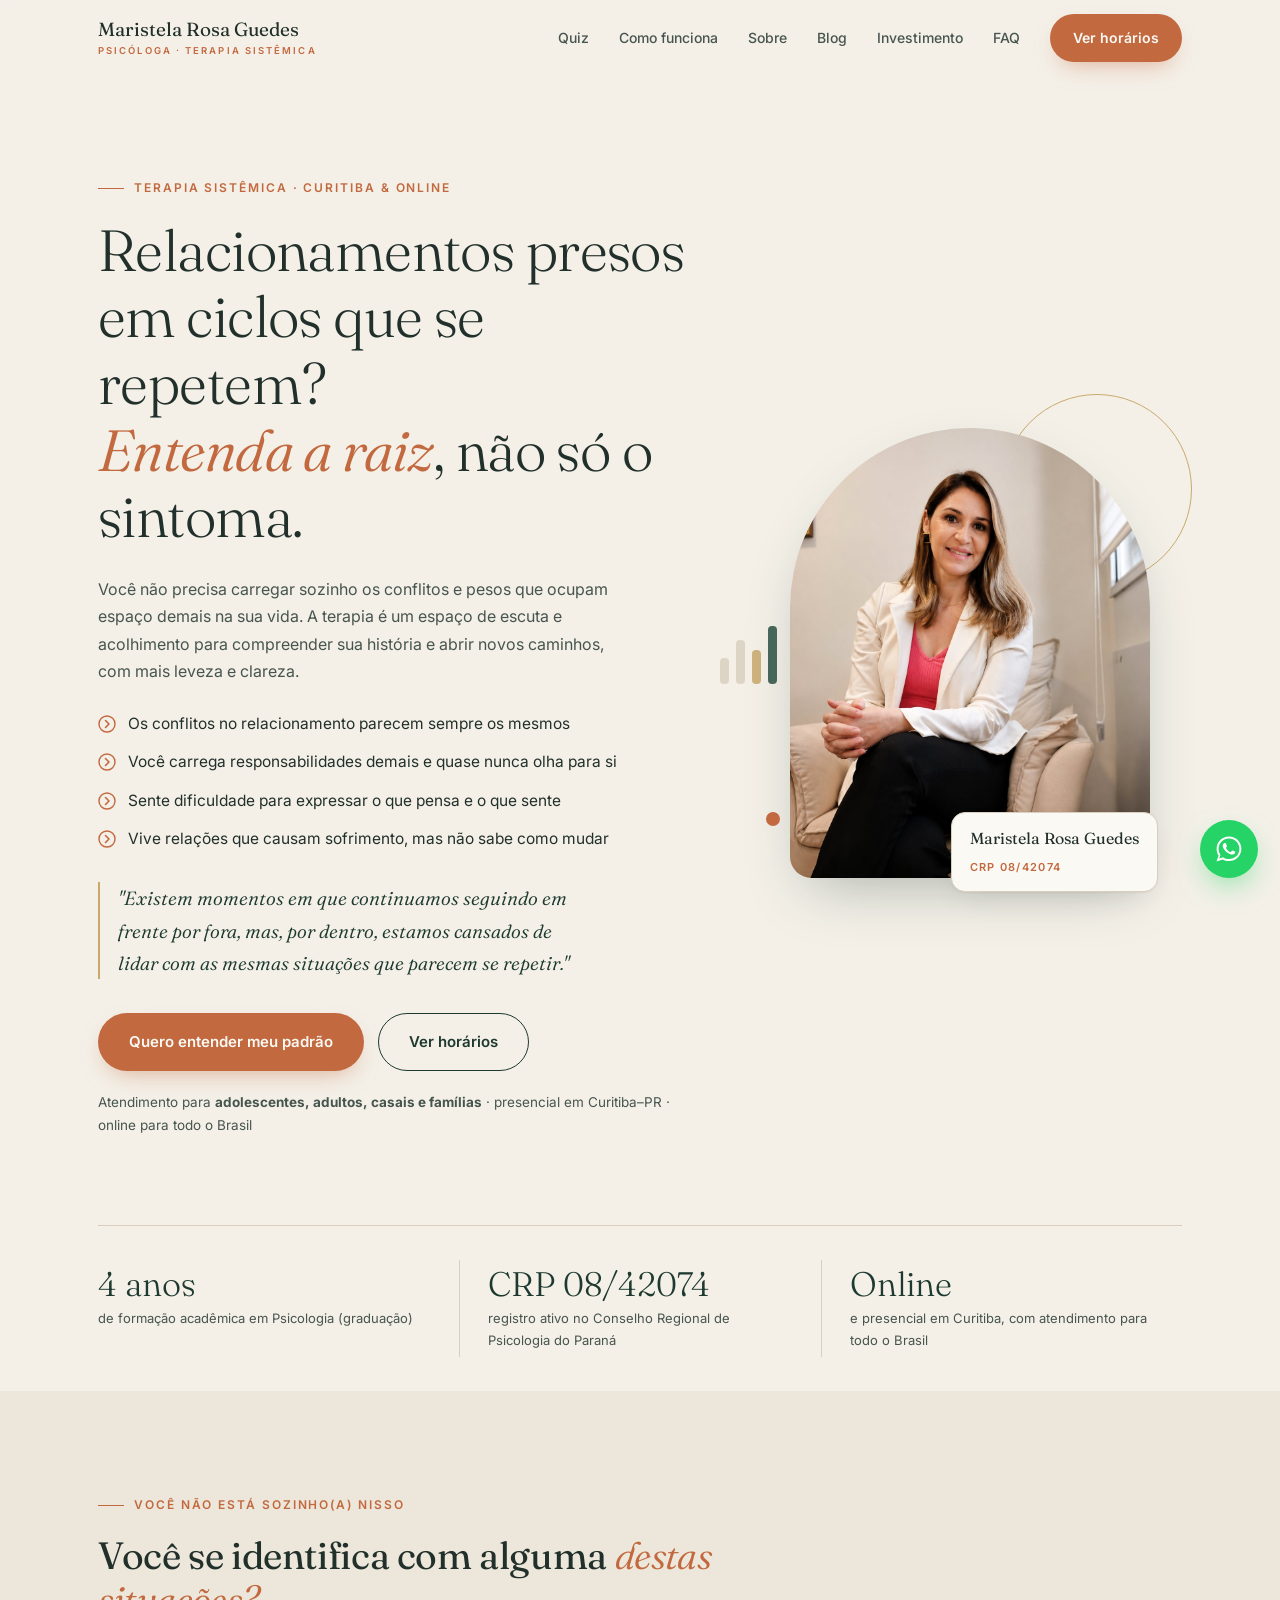
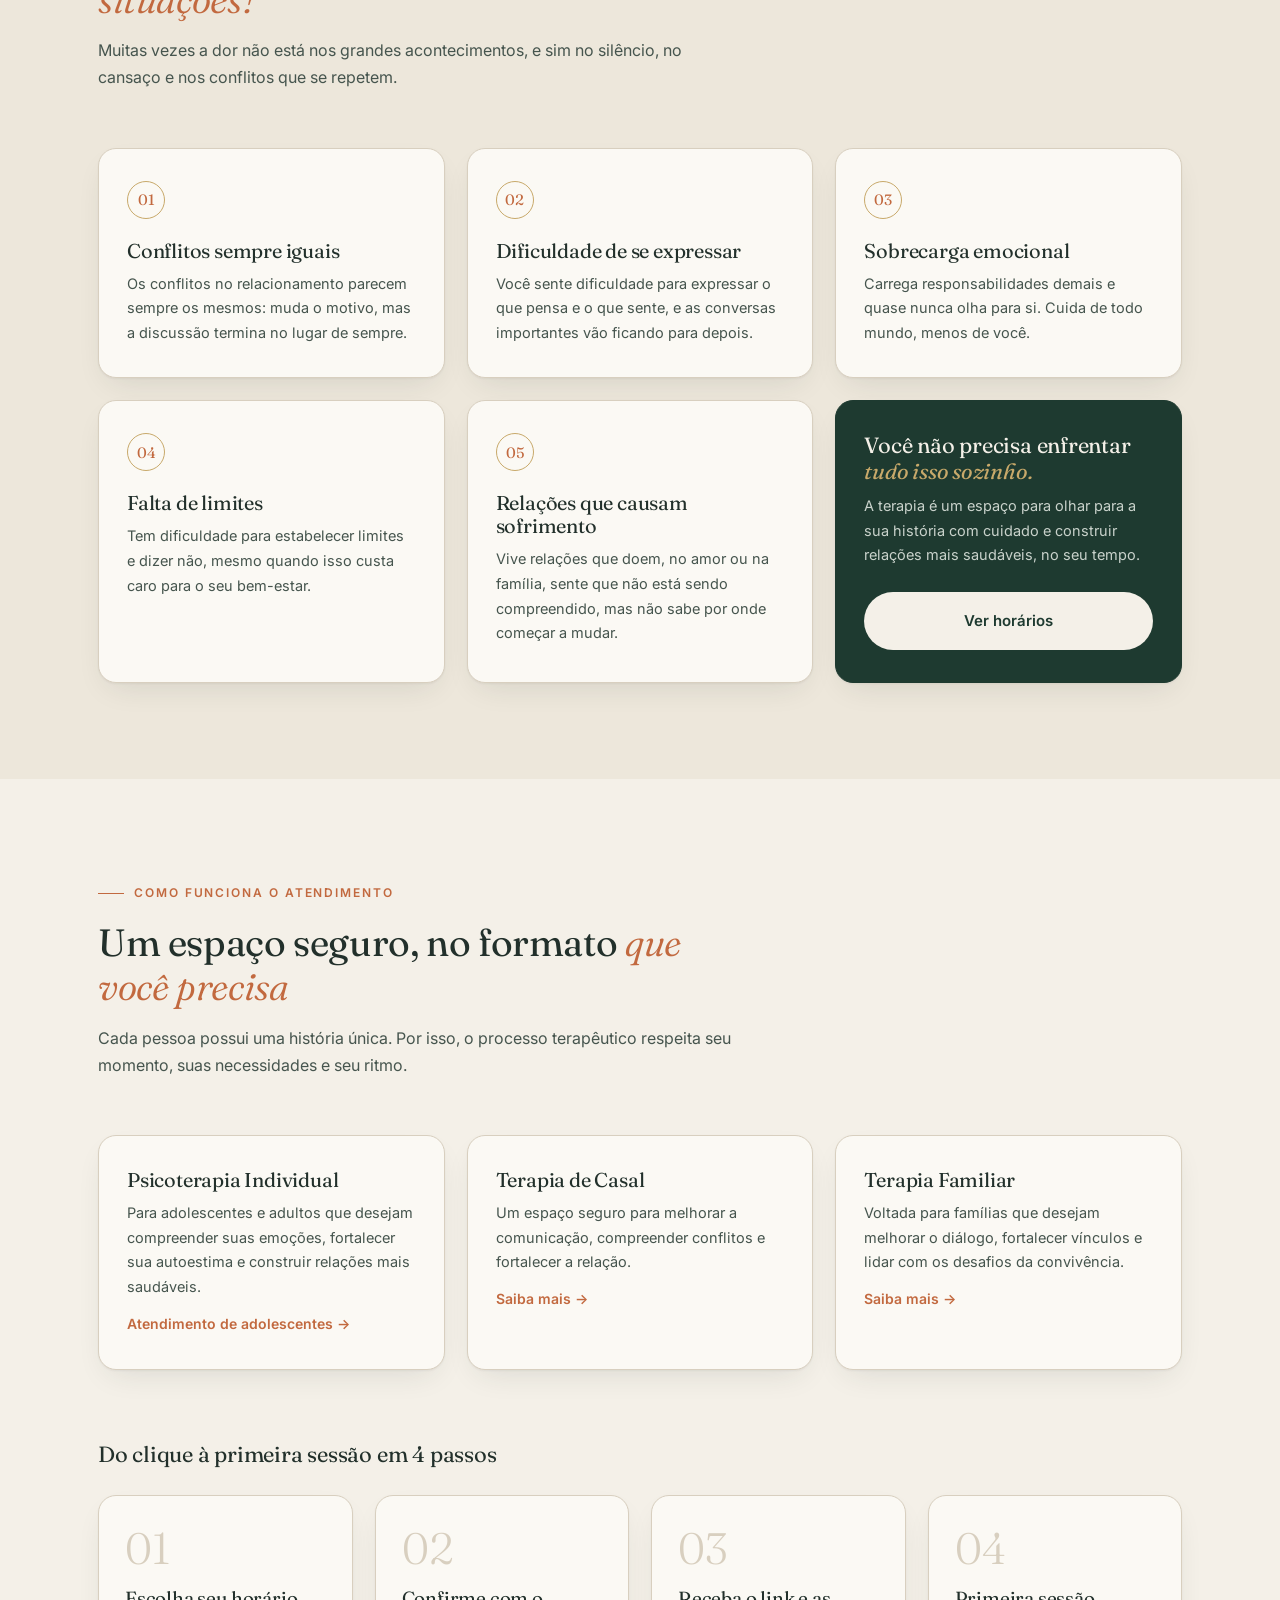
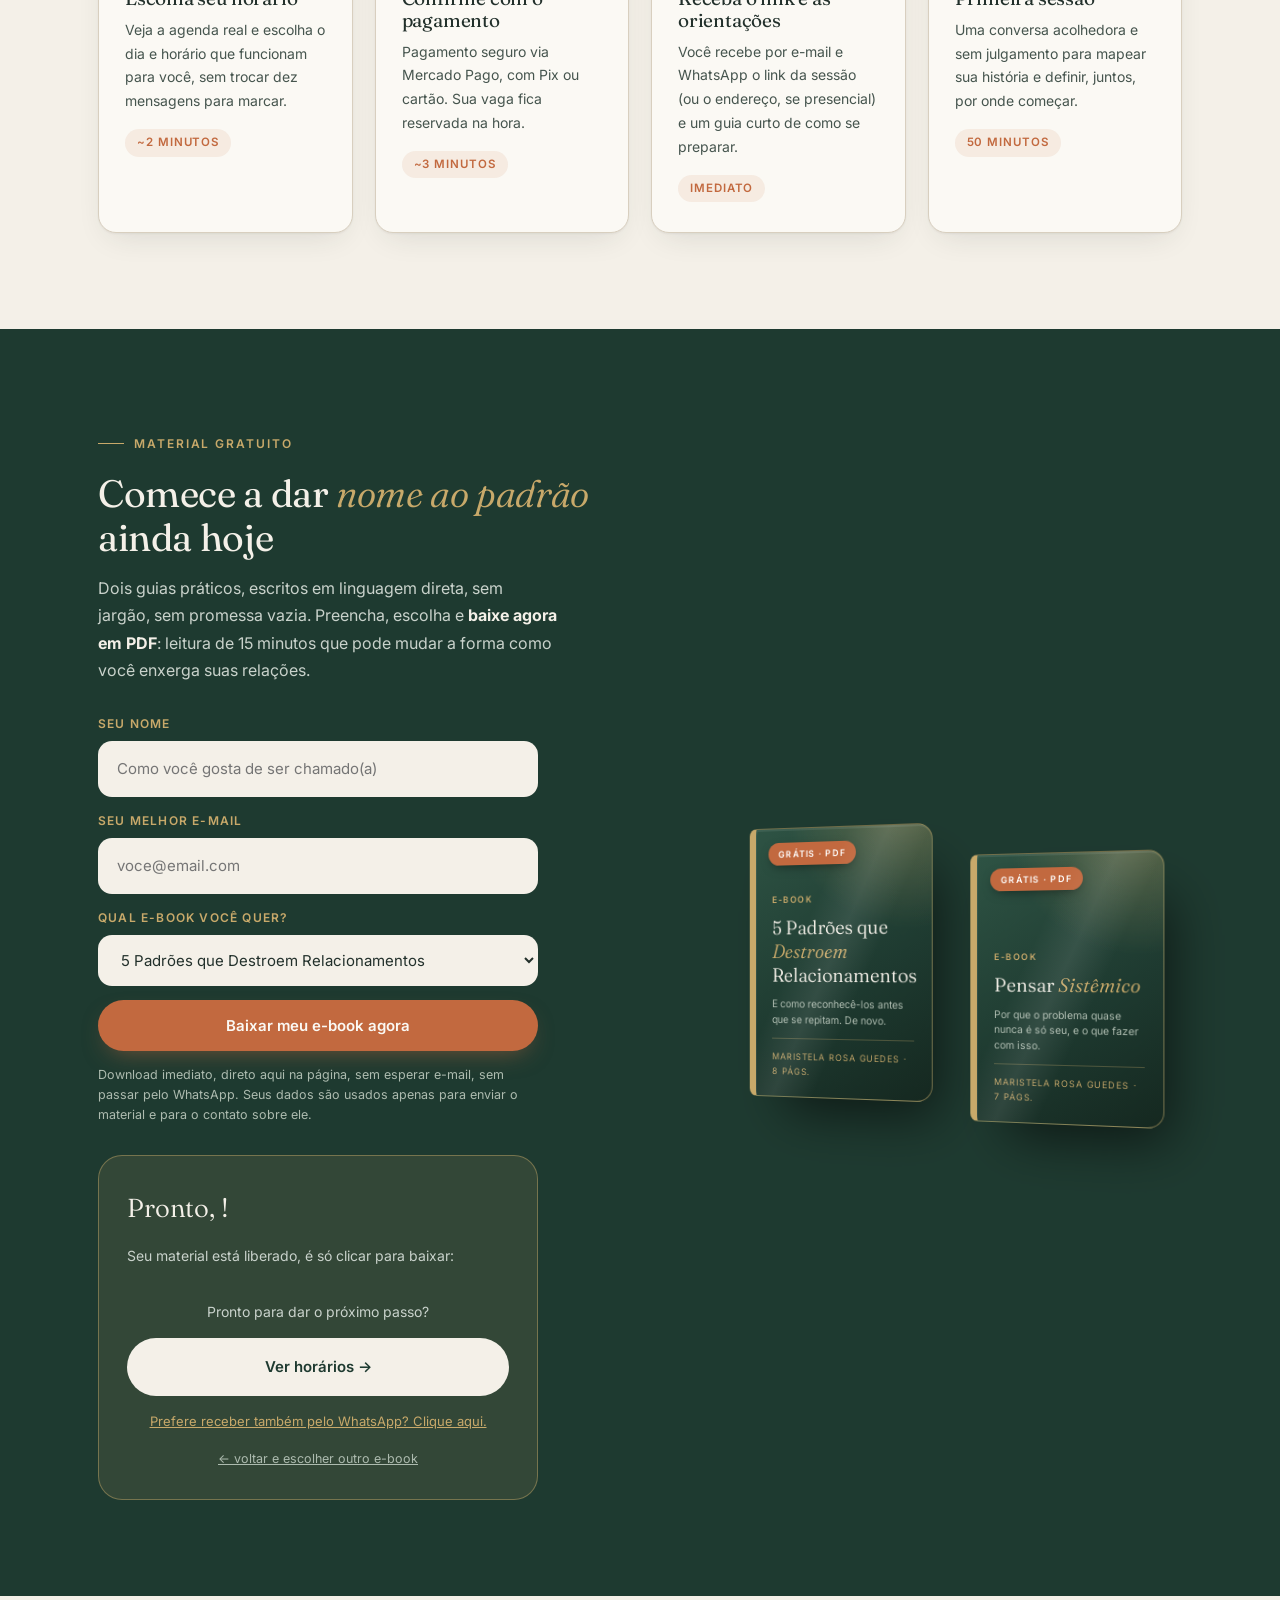
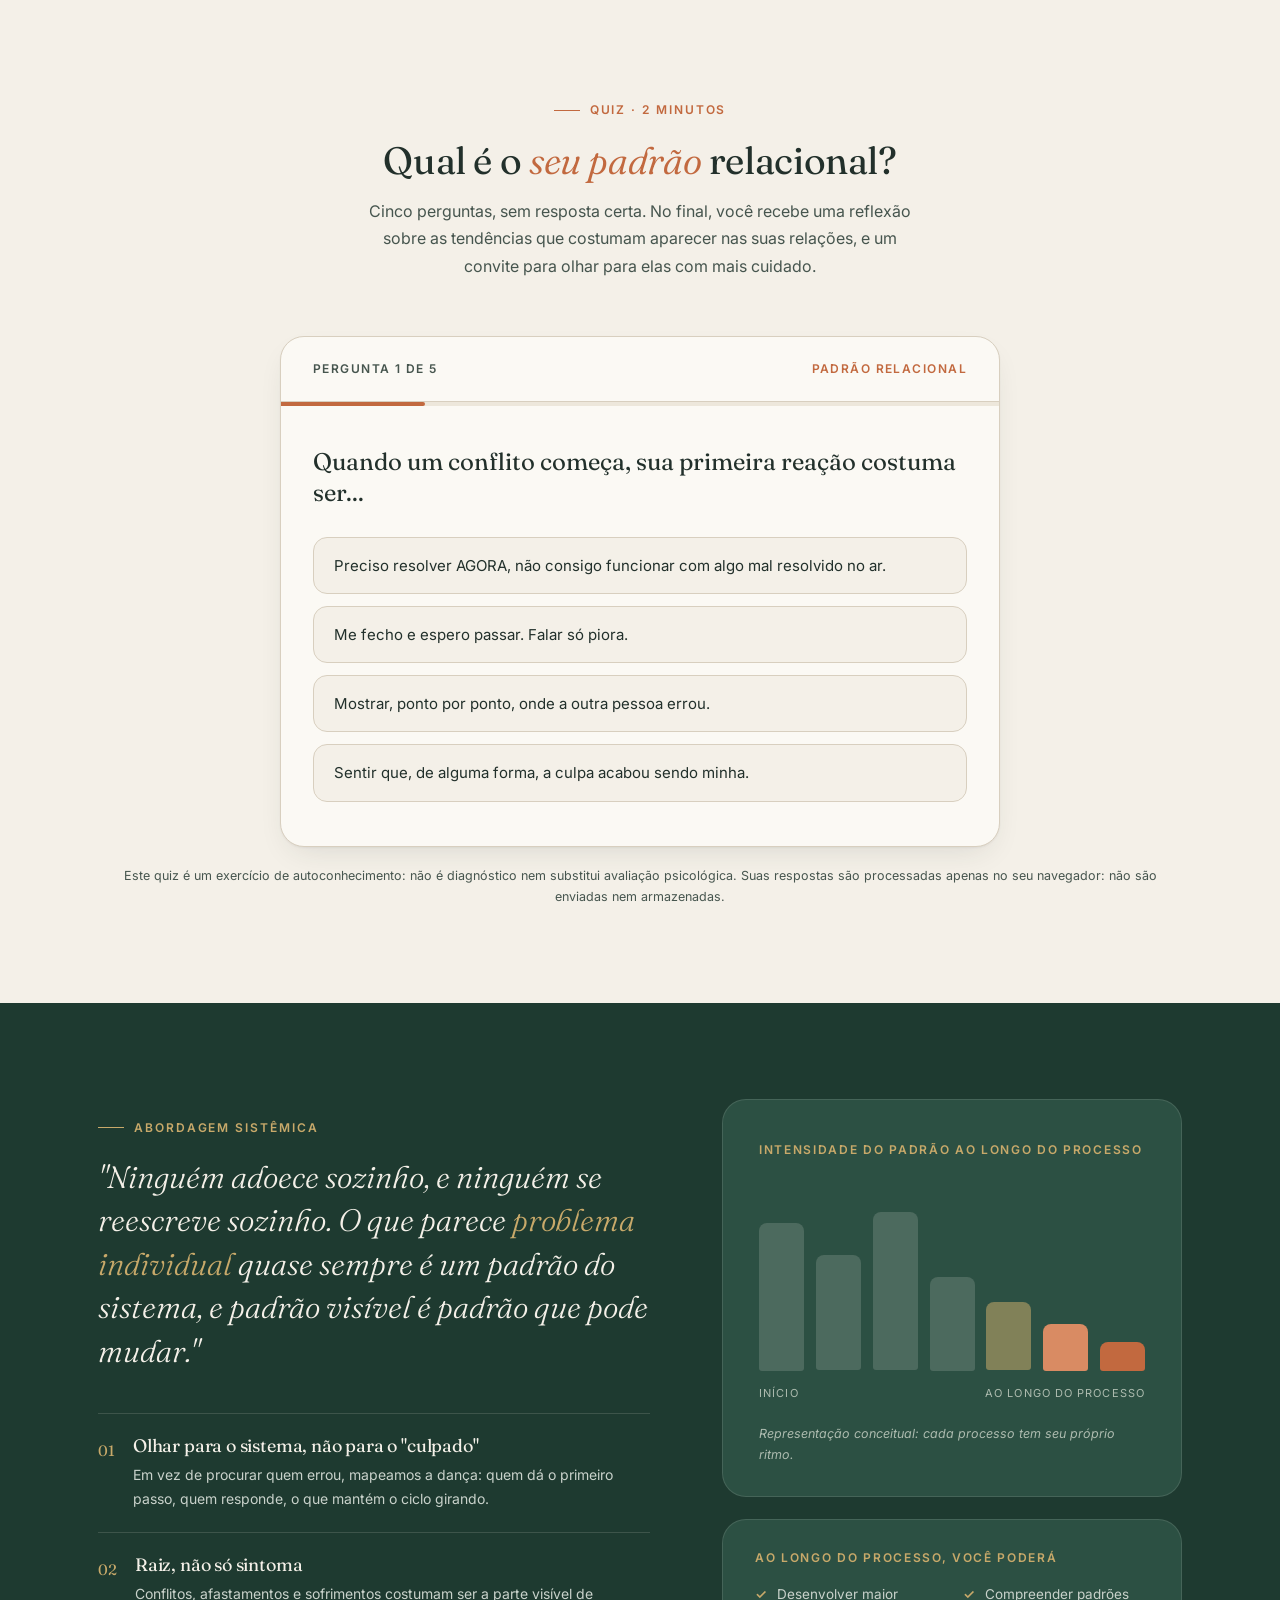
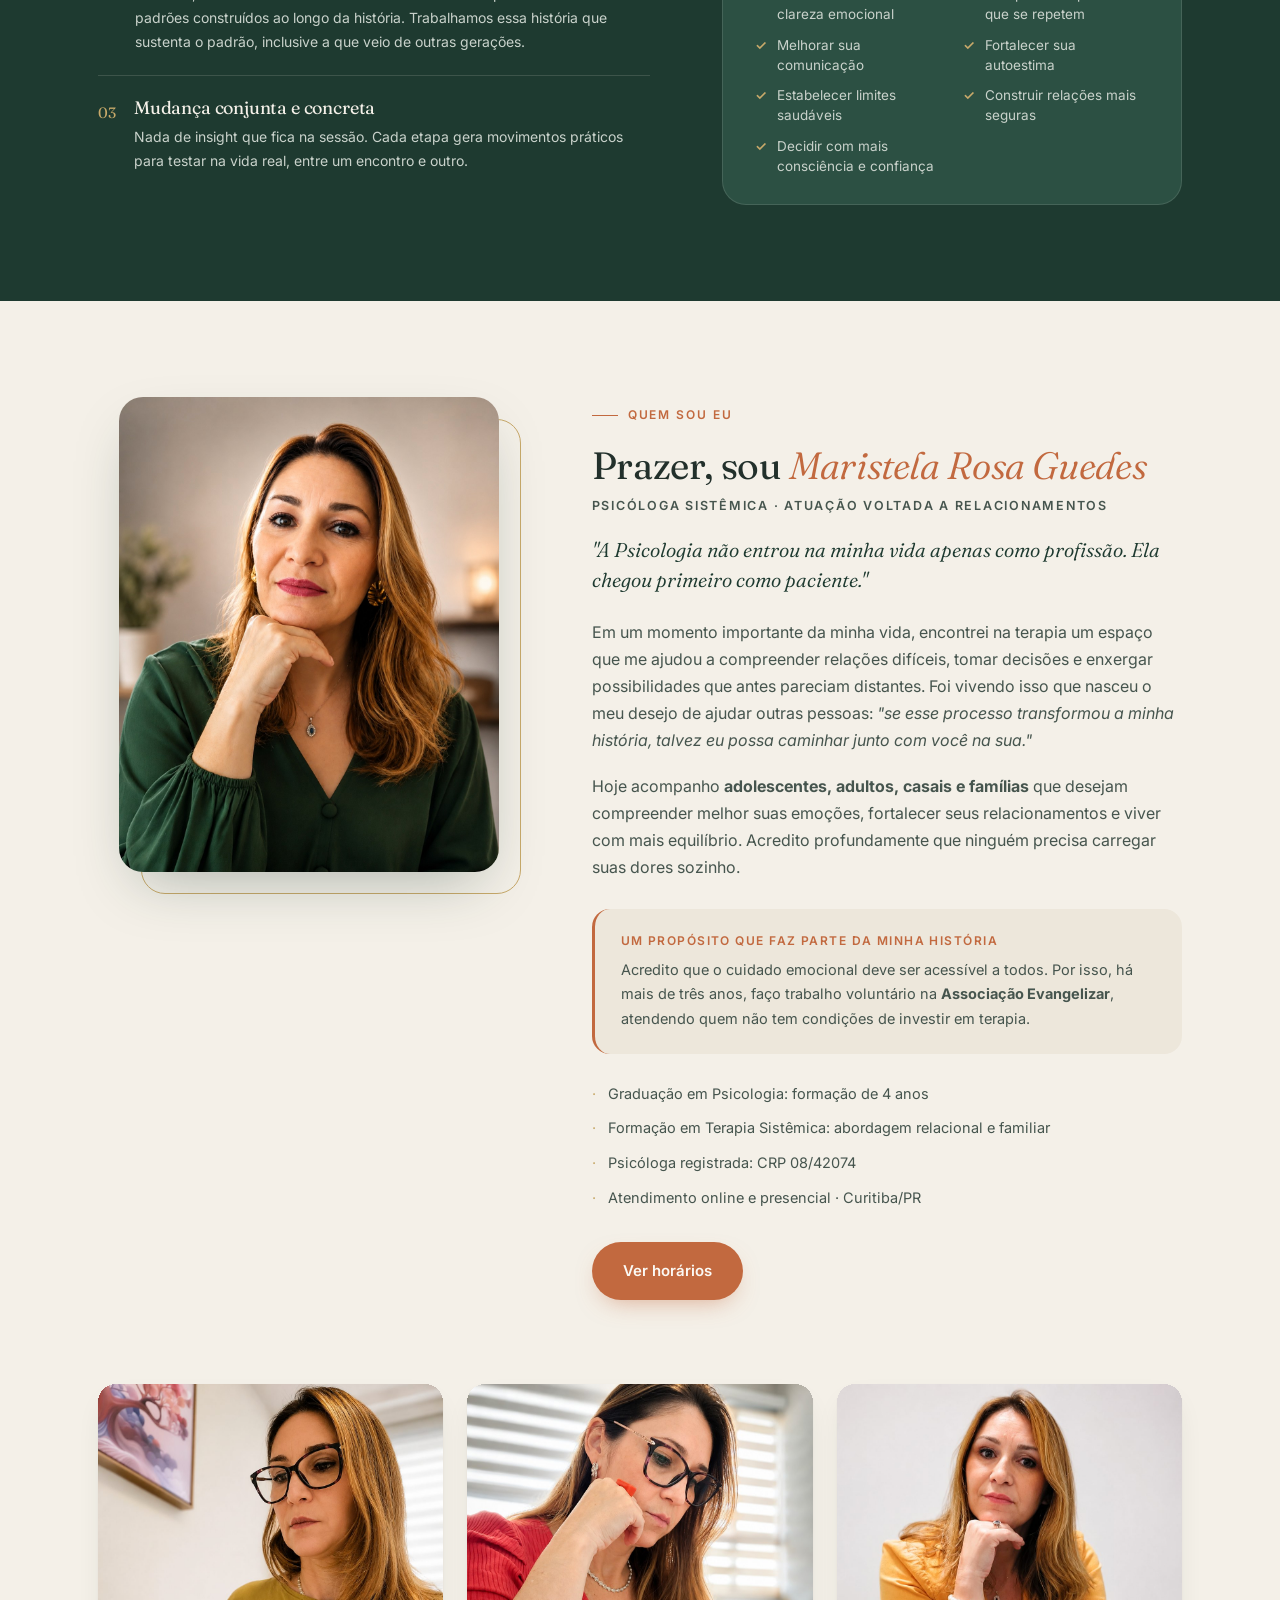
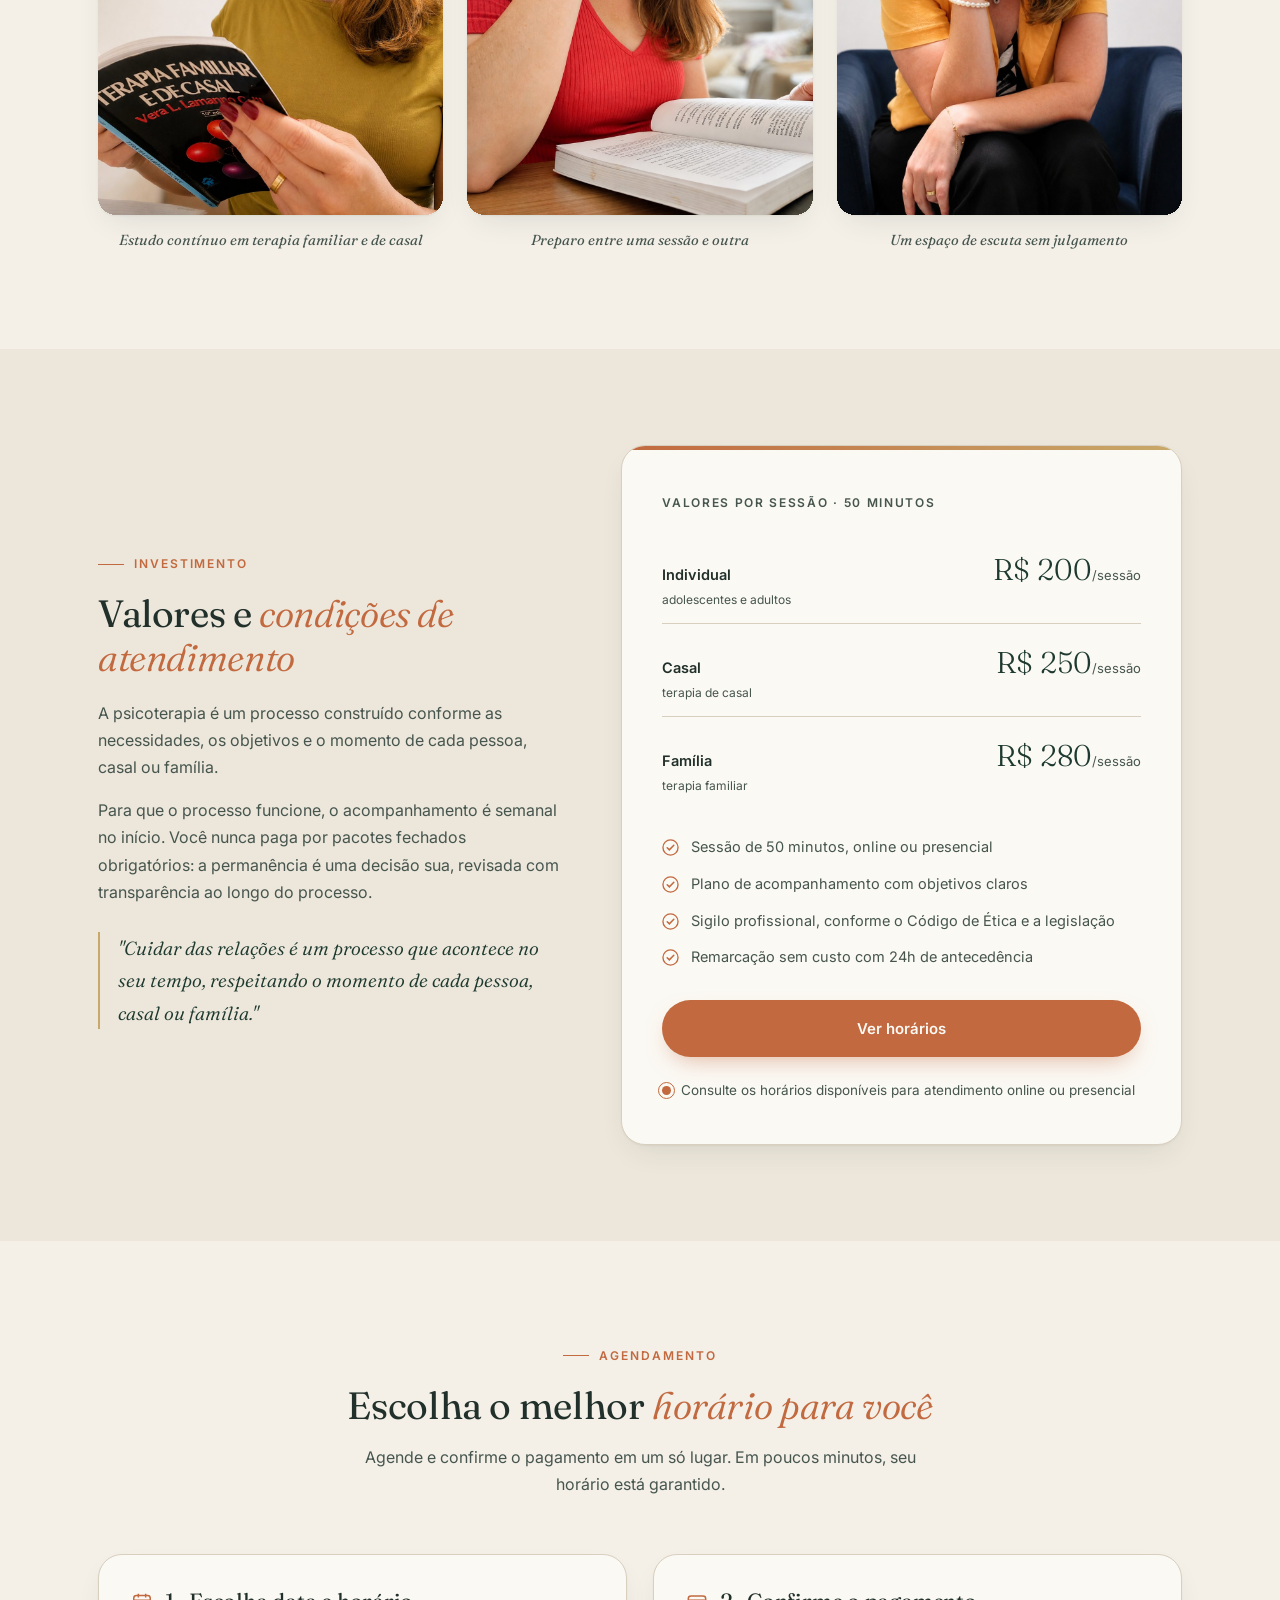
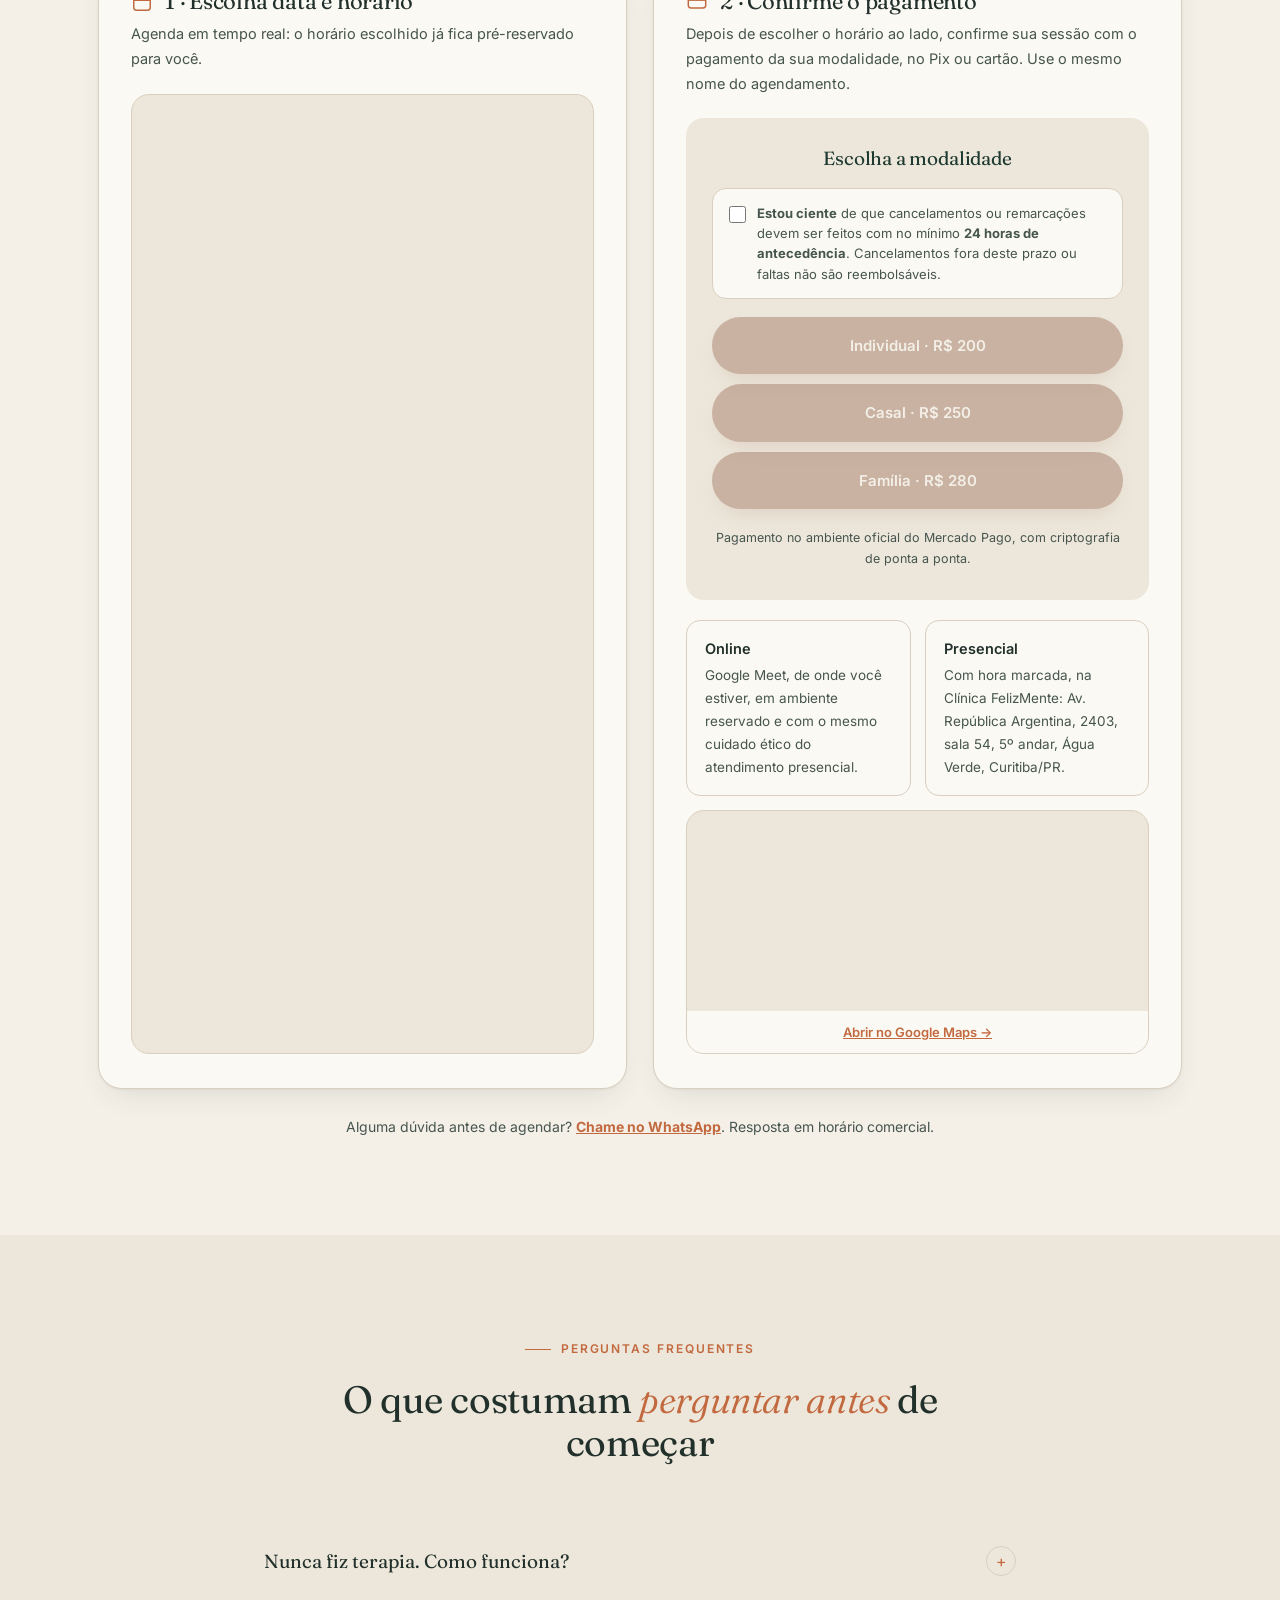
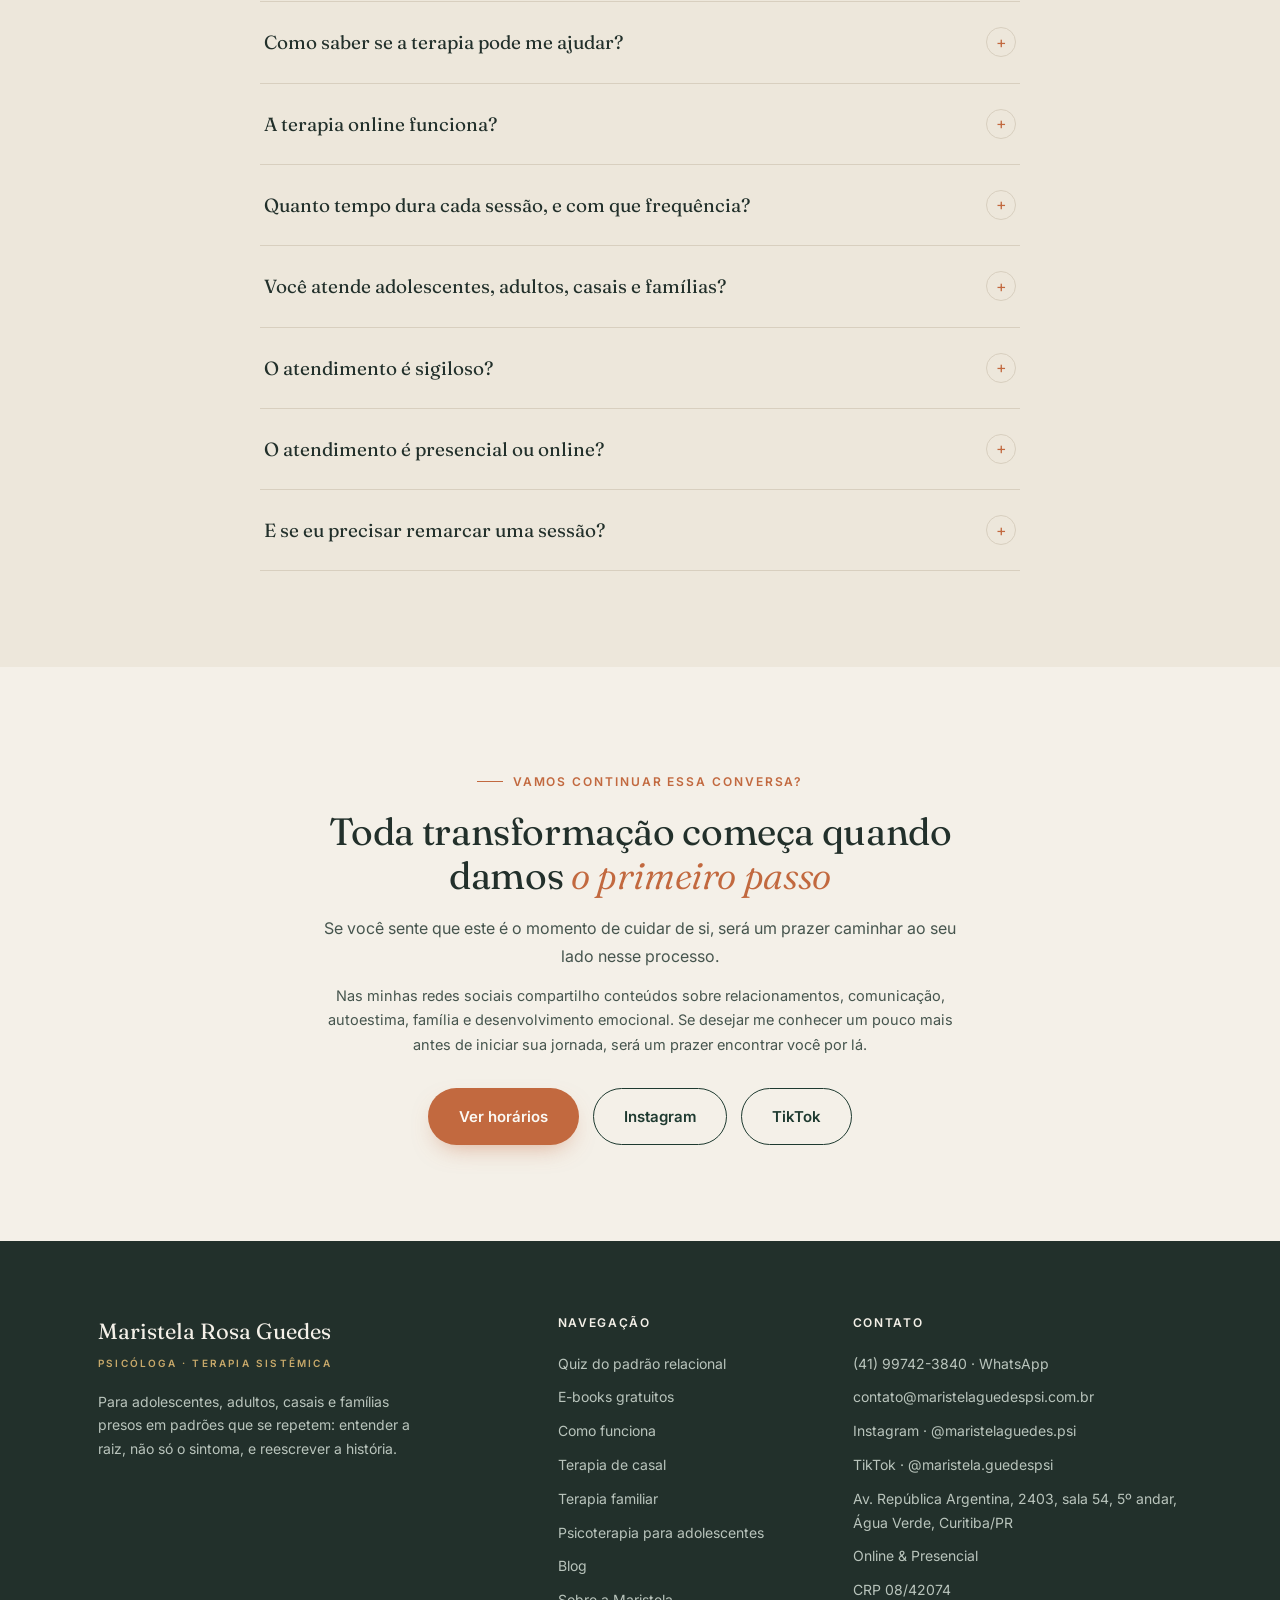
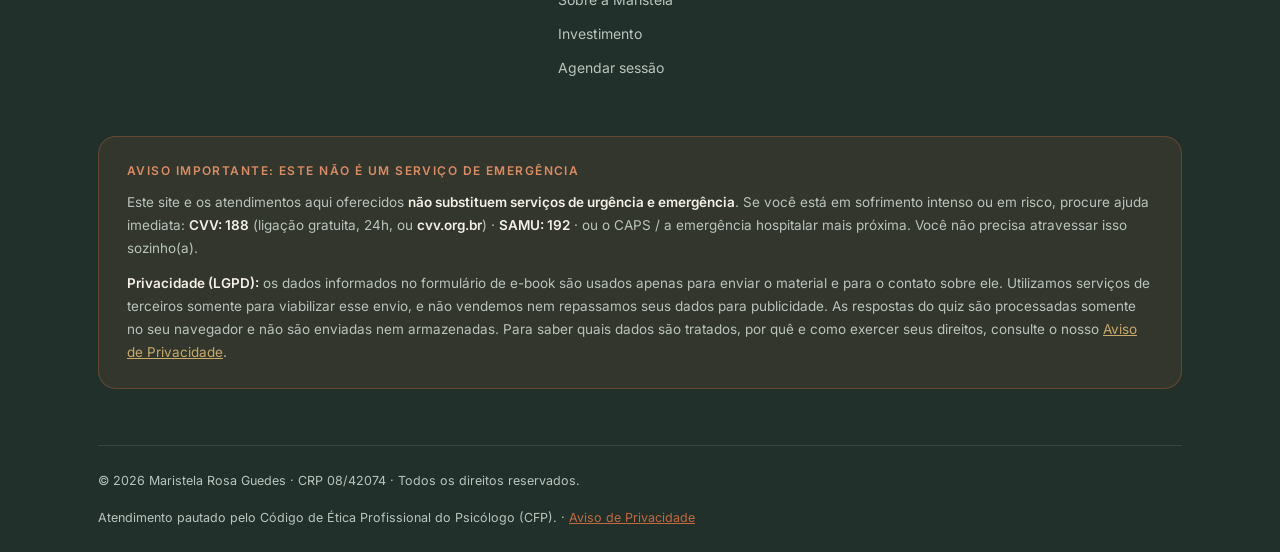
<file: index.html>
<!DOCTYPE html>
<html lang="pt-BR">
<head>
<meta charset="UTF-8">
<meta name="viewport" content="width=device-width, initial-scale=1.0">
<title>Maristela Rosa Guedes | Psicóloga · Terapia Sistêmica em Curitiba</title>
<meta name="description" content="Terapia Sistêmica para adolescentes, adultos, casais e famílias presos em padrões que se repetem. Entenda a raiz, não só o sintoma, e reescreva a história. Presencial em Curitiba/PR e online para todo o Brasil. CRP 08/42074.">
<meta property="og:title" content="Maristela Rosa Guedes | Psicóloga · Terapia Sistêmica">
<meta property="og:description" content="Brigas que sempre terminam no mesmo lugar? O sofrimento relacional raramente é individual: é um padrão. E padrão compreendido pode ser reescrito.">
<meta property="og:type" content="website">
<meta property="og:locale" content="pt_BR">
<meta property="og:url" content="https://www.maristelaguedespsi.com.br/">
<meta property="og:image" content="https://www.maristelaguedespsi.com.br/fotos/hero.jpg">
<meta name="twitter:card" content="summary_large_image">
<meta name="keywords" content="psicóloga Curitiba, terapia de casal Curitiba, terapia familiar Curitiba, psicóloga online, terapia sistêmica, psicoterapia individual, psicóloga para adolescentes, terapia para casais, conflitos familiares, relacionamento, psicóloga CRP, Maristela Rosa Guedes">
<meta name="geo.region" content="BR-PR">
<meta name="geo.placename" content="Curitiba">
<meta name="robots" content="index, follow">
<link rel="canonical" href="https://www.maristelaguedespsi.com.br/">
<script type="application/ld+json">
{
  "@context": "https://schema.org",
  "@type": "LocalBusiness",
  "@id": "https://www.maristelaguedespsi.com.br/",
  "name": "Maristela Rosa Guedes | Psicóloga · Terapia Sistêmica",
  "description": "Terapia Sistêmica para adolescentes, adultos, casais e famílias. Atendimento presencial em Curitiba/PR e online para todo o Brasil. CRP 08/42074.",
  "url": "https://www.maristelaguedespsi.com.br/",
  "image": "https://www.maristelaguedespsi.com.br/fotos/hero.jpg",
  "telephone": "+55-41-99742-3840",
  "email": "contato@maristelaguedespsi.com.br",
  "priceRange": "R$200 - R$280",
  "address": { "@type": "PostalAddress", "streetAddress": "Av. República Argentina, 2403 - Sala 54, 5º andar, Água Verde", "addressLocality": "Curitiba", "addressRegion": "PR", "postalCode": "80610-260", "addressCountry": "BR" },
  "areaServed": ["Curitiba", "Brasil (atendimento online)"],
  "founder": { "@type": "Person", "name": "Maristela Rosa Guedes", "jobTitle": "Psicóloga", "identifier": "CRP 08/42074" },
  "sameAs": [
    "https://instagram.com/maristelaguedes.psi",
    "https://www.tiktok.com/@maristela.guedespsi"
  ],
  "makesOffer": [
    { "@type": "Offer", "name": "Psicoterapia individual: sessão de 50 minutos", "price": "200", "priceCurrency": "BRL" },
    { "@type": "Offer", "name": "Terapia de casal: sessão de 50 minutos", "price": "250", "priceCurrency": "BRL" },
    { "@type": "Offer", "name": "Terapia familiar: sessão de 50 minutos", "price": "280", "priceCurrency": "BRL" }
  ]
}
</script>
<script type="application/ld+json">
{
  "@context": "https://schema.org",
  "@type": "FAQPage",
  "mainEntity": [
    { "@type": "Question", "name": "A terapia online funciona?", "acceptedAnswer": { "@type": "Answer", "text": "Sim. A terapia online é reconhecida pelo Conselho Federal de Psicologia e tem se mostrado uma alternativa eficaz para muitas pessoas. Ela oferece acolhimento, escuta e acompanhamento profissional da mesma forma que o atendimento presencial." } },
    { "@type": "Question", "name": "Quanto tempo dura cada sessão, e com que frequência?", "acceptedAnswer": { "@type": "Answer", "text": "As sessões têm duração média de 50 minutos. Normalmente os atendimentos acontecem semanalmente, mas a frequência pode ser ajustada de acordo com a necessidade de cada pessoa, casal ou família." } },
    { "@type": "Question", "name": "Você atende adolescentes, adultos, casais e famílias?", "acceptedAnswer": { "@type": "Answer", "text": "Sim. Meu trabalho é voltado para adolescentes, adultos, casais e famílias que desejam compreender melhor suas emoções, fortalecer seus relacionamentos e desenvolver formas mais saudáveis de lidar com os desafios da vida." } },
    { "@type": "Question", "name": "O atendimento é sigiloso?", "acceptedAnswer": { "@type": "Answer", "text": "Sim. Todo o processo terapêutico segue os princípios éticos da Psicologia (Código de Ética Profissional do Psicólogo, CFP) e as informações compartilhadas durante os atendimentos permanecem em sigilo profissional." } },
    { "@type": "Question", "name": "O atendimento é presencial ou online?", "acceptedAnswer": { "@type": "Answer", "text": "Realizo atendimentos presenciais em Curitiba e também atendimentos online para pessoas de qualquer região do Brasil." } },
    { "@type": "Question", "name": "E se eu precisar remarcar uma sessão?", "acceptedAnswer": { "@type": "Answer", "text": "Imprevistos acontecem. Com pelo menos 24 horas de antecedência, a remarcação não tem custo: basta avisar pelo WhatsApp e escolher novo horário. Cancelamentos ou remarcações fora deste prazo, assim como faltas, não são reembolsáveis." } }
  ]
}
</script>
<link rel="preconnect" href="https://fonts.googleapis.com">
<link rel="preconnect" href="https://fonts.gstatic.com" crossorigin>
<link href="https://fonts.googleapis.com/css2?family=Fraunces:ital,opsz,wght@0,9..144,300;0,9..144,400;0,9..144,500;1,9..144,300;1,9..144,400&family=Inter:wght@400;500;600&display=swap" rel="stylesheet">
<script>document.documentElement.classList.add('js');</script>
<style>
/* ============================================================
   MARISTELA ROSA GUEDES · TERAPIA SISTÊMICA
   Fonte da verdade: Brandbook v1.0/2026 (paleta, tipografia,
   proporção 60/25/10/5, estrutura de seções das págs. 15–17).
   Tags [EDITAR] marcam dados que precisam de confirmação real
   antes da publicação: não remover sem substituir o conteúdo.
   ============================================================ */
:root{
  --bone:#F4F0E8;
  --bone2:#EDE7DB;
  --white:#FBF9F4;
  --ink:#22302B;
  --ink-soft:#46554E;
  --forest:#1E3A30;
  --forest2:#2C5043;
  --clay:#C2693F;
  --clay-soft:#D98B63;
  --gold:#C8A96A;
  --line:#D8CFBF;
  --r-sm:14px;
  --r-md:18px;
  --r-lg:24px;
  --shadow-card:0 1px 2px rgba(34,48,43,.05),0 12px 32px -12px rgba(34,48,43,.14);
  --shadow-deep:0 24px 60px -20px rgba(30,58,48,.35);
  --wrap:1180px;
}
*{margin:0;padding:0;box-sizing:border-box}
html{scroll-behavior:smooth;scroll-padding-top:92px}
@media (prefers-reduced-motion:reduce){
  html{scroll-behavior:auto}
  *,*::before,*::after{animation-duration:.01ms!important;animation-iteration-count:1!important;transition-duration:.01ms!important}
}
body{
  font-family:'Inter',sans-serif;
  font-size:16px;line-height:1.7;
  color:var(--ink);
  background:var(--bone);
  -webkit-font-smoothing:antialiased;
}
::selection{background:var(--clay);color:var(--white)}
img{max-width:100%;display:block}
a{color:var(--clay)}
h1,h2,h3,.serif{font-family:'Fraunces',serif;font-weight:400;line-height:1.15;letter-spacing:-.01em}
h1{font-size:clamp(38px,5.2vw,58px);font-weight:300}
h2{font-size:clamp(30px,3.6vw,38px)}
h3{font-size:22px}
em.hl{font-style:italic;color:var(--clay);font-weight:340}
.dark em.hl{color:var(--gold)}

.wrap{max-width:var(--wrap);margin:0 auto;padding:0 24px}
@media(min-width:1100px){.wrap{padding:0 48px}}
section{padding:96px 0}
@media(max-width:720px){section{padding:64px 0}}

.eyebrow{
  display:inline-flex;align-items:center;gap:10px;
  font-size:12px;font-weight:600;letter-spacing:.16em;text-transform:uppercase;
  color:var(--clay);margin-bottom:18px;
}
.eyebrow::before{content:"";width:26px;height:1px;background:var(--clay)}
.dark .eyebrow{color:var(--gold)}
.dark .eyebrow::before{background:var(--gold)}
.section-head{max-width:640px;margin-bottom:56px}
.section-head p{color:var(--ink-soft);margin-top:16px}
.dark{background:var(--forest);color:var(--bone)}
.dark h2,.dark h3{color:var(--bone)}
.dark .section-head p{color:#C9D2CB}
.alt{background:var(--bone2)}

/* ---------- Tag EDITAR (obrigatória: prova social não verificada) ---------- */
.editar{
  display:inline-flex;align-items:center;gap:5px;vertical-align:middle;
  font-family:'Inter',sans-serif;font-size:10px;font-weight:600;letter-spacing:.1em;
  color:#7A5F2E;background:rgba(200,169,106,.18);
  border:1px dashed var(--gold);border-radius:6px;
  padding:2px 7px;margin-left:8px;text-transform:uppercase;white-space:nowrap;
}
.editar::before{content:"✎"}
.dark .editar{color:var(--gold);background:rgba(200,169,106,.12)}

/* ---------- Botões ---------- */
.btn{
  display:inline-flex;align-items:center;justify-content:center;gap:10px;
  font-family:'Inter',sans-serif;font-size:15px;font-weight:600;
  padding:15px 30px;border-radius:999px;border:1px solid transparent;
  cursor:pointer;text-decoration:none;transition:transform .18s ease,box-shadow .18s ease,background .18s ease;
}
.btn:hover{transform:translateY(-2px)}
.btn:active{transform:translateY(0)}
.btn-clay{background:var(--clay);color:var(--white);box-shadow:0 10px 24px -10px rgba(194,105,63,.55)}
.btn-clay:hover{background:#B15D35}
.btn-ghost{background:transparent;color:var(--forest);border-color:var(--forest)}
.btn-ghost:hover{background:var(--forest);color:var(--bone)}
.dark .btn-ghost{color:var(--bone);border-color:rgba(244,240,232,.4)}
.dark .btn-ghost:hover{background:var(--bone);color:var(--forest)}
.btn-bone{background:var(--bone);color:var(--forest)}
.btn-bone:hover{background:var(--white)}

/* ---------- Reveal on scroll (fallback: visível sem JS) ---------- */
.reveal{opacity:1;transform:none}
html.js .reveal{opacity:0;transform:translateY(26px);transition:opacity .7s ease,transform .7s ease}
html.js .reveal.in{opacity:1;transform:none}
@media (prefers-reduced-motion:reduce){html.js .reveal{opacity:1;transform:none}}

/* ============================ NAVBAR ============================ */
.nav{
  position:fixed;top:0;left:0;right:0;z-index:60;
  background:rgba(244,240,232,.82);
  backdrop-filter:blur(12px);-webkit-backdrop-filter:blur(12px);
  border-bottom:1px solid transparent;
  transition:border-color .25s ease,box-shadow .25s ease;
}
.nav.scrolled{border-bottom-color:var(--line);box-shadow:0 6px 24px -18px rgba(34,48,43,.25)}
.nav-inner{display:flex;align-items:center;justify-content:space-between;height:76px}
.logo{text-decoration:none;line-height:1.1}
.logo .name{font-family:'Fraunces',serif;font-size:19px;font-weight:400;color:var(--ink);display:block}
.logo .sub{font-size:9.5px;font-weight:600;letter-spacing:.22em;text-transform:uppercase;color:var(--clay)}
.nav-links{display:flex;align-items:center;gap:30px;list-style:none}
.nav-links a:not(.btn){font-size:14px;font-weight:500;color:var(--ink-soft);text-decoration:none;transition:color .15s}
.nav-links a:not(.btn):hover{color:var(--clay)}
.nav-links .btn{padding:11px 22px;font-size:14px}
.burger{display:none;background:none;border:none;cursor:pointer;padding:8px}
.burger span{display:block;width:22px;height:2px;background:var(--ink);margin:5px 0;transition:.25s}
@media(max-width:900px){
  .burger{display:block}
  .nav-links{
    position:absolute;top:76px;left:0;right:0;
    flex-direction:column;align-items:flex-start;gap:4px;
    background:var(--bone);border-bottom:1px solid var(--line);
    padding:12px 24px 24px;display:none;
  }
  .nav-links.open{display:flex}
  .nav-links li{width:100%}
  .nav-links a:not(.btn){display:block;padding:12px 0;font-size:16px}
  .nav-links .btn{margin-top:10px;width:100%}
}

/* ============================ HERO ============================ */
.hero{padding:170px 0 0;position:relative;overflow:hidden}
@media(max-width:720px){.hero{padding-top:120px}}
.hero-grid{display:grid;grid-template-columns:minmax(0,7fr) minmax(0,5fr);gap:64px;align-items:center}
@media(max-width:900px){.hero-grid{grid-template-columns:1fr;gap:48px}}
.hero h1 .line2{display:block}
.hero-lead{margin:26px 0 8px;color:var(--ink-soft);max-width:520px}
.recon{list-style:none;margin:26px 0 30px;display:grid;gap:12px}
.recon li{display:flex;gap:12px;align-items:flex-start;font-size:15.5px;color:var(--ink)}
.recon li svg{flex:none;margin-top:4px}
.ponte{
  font-family:'Fraunces',serif;font-style:italic;font-weight:340;
  font-size:19px;color:var(--forest);
  border-left:2px solid var(--gold);padding-left:18px;margin:30px 0 34px;max-width:480px;
}
.hero-ctas{display:flex;gap:14px;flex-wrap:wrap}
.hero-foto{position:relative;justify-self:center}
.hero-foto .frame{
  width:min(360px,78vw);aspect-ratio:4/5;overflow:hidden;
  border-radius:200px 200px var(--r-lg) var(--r-lg);
  box-shadow:var(--shadow-deep);position:relative;z-index:2;
  background:var(--bone2);
}
.hero-foto img{
  width:100%;height:100%;object-fit:cover;object-position:top center;
  filter:saturate(1.03); /* fotos já com tratamento quente de ensaio: só reforço sutil (brandbook §06) */
}
.hero-foto .ring{
  position:absolute;width:190px;height:190px;border-radius:50%;
  border:1px solid var(--gold);top:-34px;right:-42px;z-index:1;
}
.hero-foto .dot{
  position:absolute;width:14px;height:14px;border-radius:50%;
  background:var(--clay);bottom:52px;left:-24px;z-index:3;
}
.hero-foto .bars{position:absolute;left:-70px;top:44%;display:flex;gap:7px;align-items:flex-end;z-index:1;opacity:.85}
.hero-foto .bars i{width:9px;border-radius:4px;background:var(--line)}
.hero-foto .bars i:nth-child(1){height:26px}
.hero-foto .bars i:nth-child(2){height:44px}
.hero-foto .bars i:nth-child(3){height:34px;background:var(--gold)}
.hero-foto .bars i:nth-child(4){height:58px;background:var(--forest2)}
.hero-foto figcaption{
  position:absolute;bottom:-14px;right:-8px;z-index:4;
  background:var(--white);border:1px solid var(--line);border-radius:var(--r-sm);
  padding:12px 18px;box-shadow:var(--shadow-card);
}
.hero-foto figcaption .n{font-family:'Fraunces',serif;font-size:16px;color:var(--ink)}
.hero-foto figcaption .c{font-size:11px;font-weight:600;letter-spacing:.12em;text-transform:uppercase;color:var(--clay)}
@media(max-width:900px){.hero-foto .bars{left:-8px}}

/* faixa de confiança */
.trust{border-top:1px solid var(--line);margin-top:88px}
.trust-grid{display:grid;grid-template-columns:repeat(3,1fr);gap:0;padding:34px 0}
.trust-item{padding:6px 28px;border-left:1px solid var(--line)}
.trust-item:first-child{border-left:none;padding-left:0}
.trust-item .num{font-family:'Fraunces',serif;font-size:34px;font-weight:300;color:var(--forest);line-height:1.1}
.trust-item .lbl{font-size:13px;color:var(--ink-soft);margin-top:4px}
@media(max-width:720px){
  .trust-grid{grid-template-columns:1fr;gap:20px}
  .trust-item{border-left:none;padding:0}
}

/* ============================ E-BOOKS (forest) ============================ */
.ebook-grid{display:grid;grid-template-columns:minmax(0,6fr) minmax(0,5fr);gap:72px;align-items:center}
@media(max-width:900px){.ebook-grid{grid-template-columns:1fr;gap:56px}}
.books{display:flex;gap:30px;justify-content:center;perspective:1100px}
.book{
  position:relative;width:196px;aspect-ratio:172/240;border-radius:8px 16px 16px 8px;
  background:
    radial-gradient(130% 90% at 88% -12%, rgba(200,169,106,.38), transparent 55%),
    linear-gradient(150deg,#2E5344,var(--forest) 58%,#152820);
  border:1px solid rgba(200,169,106,.5);border-left:7px solid var(--gold);
  padding:20px 18px 18px;display:flex;flex-direction:column;justify-content:flex-end;gap:10px;
  transform:rotateY(-16deg);
  box-shadow:22px 30px 52px -18px rgba(0,0,0,.6),1px 2px 0 rgba(255,255,255,.08) inset;
  transition:transform .35s ease,box-shadow .35s ease;overflow:hidden;
}
.book::after{content:"";position:absolute;inset:0;pointer-events:none;background:linear-gradient(115deg,transparent 32%,rgba(255,255,255,.09) 46%,transparent 60%)}
.book:hover{transform:rotateY(-5deg) translateY(-10px) scale(1.03);box-shadow:26px 40px 64px -20px rgba(0,0,0,.65),1px 2px 0 rgba(255,255,255,.08) inset}
.book.b2{transform:rotateY(-16deg) translateY(26px)}
.book.b2:hover{transform:rotateY(-5deg) translateY(16px) scale(1.03)}
.book .badge{
  position:absolute;top:14px;left:14px;
  font-size:9px;font-weight:600;letter-spacing:.14em;text-transform:uppercase;
  background:var(--clay);color:#fff;border-radius:999px;padding:4px 11px;
  box-shadow:0 4px 12px -4px rgba(0,0,0,.5);
}
.book .tag{font-size:9px;font-weight:600;letter-spacing:.18em;color:var(--gold);text-transform:uppercase}
.book .title{font-family:'Fraunces',serif;font-weight:340;font-size:19.5px;line-height:1.22;color:var(--bone)}
.book .title i{font-style:italic;color:var(--gold)}
.book .sub{font-size:10.5px;line-height:1.5;color:#ADBBAF}
.book .autor{
  font-size:9px;letter-spacing:.1em;color:rgba(200,169,106,.95);text-transform:uppercase;
  border-top:1px solid rgba(200,169,106,.3);padding-top:10px;
}
.ebook-done{
  margin-top:30px;max-width:440px;
  background:rgba(200,169,106,.12);border:1px solid rgba(200,169,106,.45);
  border-radius:var(--r-lg);padding:30px 28px;display:grid;gap:14px;
}
.ebook-done .ed-title{font-family:'Fraunces',serif;font-size:26px;font-weight:340;color:var(--bone)}
.ebook-done .ed-title em{font-style:italic;color:var(--gold)}
.ebook-done .ed-sub{font-size:14px;color:#C9D2CB}
.ed-links{display:grid;gap:10px}
.ed-links .btn{width:100%}
.ed-whats{font-size:13px;color:var(--gold);text-align:center}
.ed-refazer{
  background:none;border:none;cursor:pointer;font:inherit;font-size:12.5px;
  color:#ADBBAF;text-decoration:underline;margin-top:2px;
}
.ebook-form{display:grid;gap:14px;margin-top:30px;max-width:440px}
.field label{display:block;font-size:12px;font-weight:600;letter-spacing:.1em;text-transform:uppercase;color:var(--gold);margin-bottom:7px}
.field input,.field select{
  width:100%;padding:14px 18px;font:inherit;font-size:15px;color:var(--ink);
  background:var(--bone);border:1px solid rgba(244,240,232,.25);border-radius:var(--r-sm);outline:none;
}
.field input:focus,.field select:focus{border-color:var(--gold);box-shadow:0 0 0 3px rgba(200,169,106,.25)}
.ebook-note{font-size:12.5px;color:#ADBBAF;line-height:1.6}
.form-ok{
  display:none;background:rgba(200,169,106,.14);border:1px solid rgba(200,169,106,.4);
  border-radius:var(--r-sm);padding:14px 18px;font-size:14px;color:var(--bone);
}
.form-ok.show{display:block}

/* ============================ QUIZ ============================ */
.quiz-shell{
  max-width:720px;margin:0 auto;background:var(--white);
  border:1px solid var(--line);border-radius:var(--r-lg);
  box-shadow:var(--shadow-card);overflow:hidden;
}
.quiz-top{display:flex;justify-content:space-between;align-items:center;padding:22px 32px;border-bottom:1px solid var(--line)}
.quiz-top .passo{font-size:12px;font-weight:600;letter-spacing:.12em;text-transform:uppercase;color:var(--ink-soft)}
.quiz-bar{height:4px;background:var(--bone2)}
.quiz-bar i{display:block;height:100%;width:0;background:var(--clay);transition:width .35s ease;border-radius:0 4px 4px 0}
.quiz-body{padding:40px 32px 44px}
@media(max-width:600px){.quiz-body{padding:30px 20px 34px}}
.quiz-q{font-family:'Fraunces',serif;font-size:24px;font-weight:400;line-height:1.3;margin-bottom:28px}
.quiz-opts{display:grid;gap:12px}
.quiz-opt{
  text-align:left;font:inherit;font-size:15px;line-height:1.55;color:var(--ink);
  background:var(--bone);border:1px solid var(--line);border-radius:var(--r-sm);
  padding:16px 20px;cursor:pointer;transition:border-color .15s,background .15s,transform .15s;
}
.quiz-opt:hover{border-color:var(--clay);background:var(--white);transform:translateX(4px)}
.quiz-res .pat{font-family:'Fraunces',serif;font-size:30px;font-weight:340;color:var(--forest);margin:6px 0 16px}
.quiz-res .pat em{font-style:italic;color:var(--clay)}
.quiz-res p{color:var(--ink-soft)}
.primeiro-passo{
  margin:26px 0;background:var(--bone);border-left:3px solid var(--gold);
  border-radius:0 var(--r-sm) var(--r-sm) 0;padding:18px 22px;
}
.primeiro-passo b{display:block;font-size:12px;font-weight:600;letter-spacing:.12em;text-transform:uppercase;color:var(--clay);margin-bottom:6px}
.quiz-res .acoes{display:flex;gap:12px;flex-wrap:wrap;margin-top:26px}
.quiz-disclaimer{text-align:center;font-size:12.5px;color:var(--ink-soft);margin-top:18px}

/* ============================ DORES ============================ */
.dores-grid{display:grid;grid-template-columns:repeat(3,1fr);gap:22px}
@media(max-width:960px){.dores-grid{grid-template-columns:repeat(2,1fr)}}
@media(max-width:640px){.dores-grid{grid-template-columns:1fr}}
.dor-card{
  background:var(--white);border:1px solid var(--line);border-radius:var(--r-md);
  padding:32px 28px;box-shadow:var(--shadow-card);
  transition:transform .2s ease,box-shadow .2s ease;
}
.dor-card:hover{transform:translateY(-4px);box-shadow:0 18px 40px -16px rgba(34,48,43,.2)}
.dor-num{
  width:38px;height:38px;border-radius:50%;border:1px solid var(--gold);
  display:flex;align-items:center;justify-content:center;
  font-family:'Fraunces',serif;font-size:15px;color:var(--clay);margin-bottom:20px;
}
.dor-card h3{margin-bottom:10px;font-size:20px}
.dor-card p{font-size:14.5px;color:var(--ink-soft)}
.dor-card.cta{
  background:var(--forest);border-color:var(--forest);color:var(--bone);
  display:flex;flex-direction:column;justify-content:space-between;gap:24px;
}
.dor-card.cta h3{color:var(--bone);font-size:22px}
.dor-card.cta h3 em{font-style:italic;color:var(--gold)}
.dor-card.cta p{color:#C9D2CB}

/* ============================ COMO FUNCIONA ============================ */
.passos{display:grid;grid-template-columns:repeat(4,1fr);gap:22px;counter-reset:passo}
@media(max-width:960px){.passos{grid-template-columns:repeat(2,1fr)}}
@media(max-width:600px){.passos{grid-template-columns:1fr}}
.passo-card{
  counter-increment:passo;background:var(--white);border:1px solid var(--line);
  border-radius:var(--r-md);padding:30px 26px;position:relative;box-shadow:var(--shadow-card);
}
.passo-card::before{
  content:"0" counter(passo);
  font-family:'Fraunces',serif;font-size:44px;font-weight:300;color:var(--line);
  display:block;line-height:1;margin-bottom:18px;
}
.passo-card h3{font-size:19px;margin-bottom:8px}
.passo-card p{font-size:14px;color:var(--ink-soft)}
.passo-card .tempo{
  display:inline-block;margin-top:16px;font-size:11.5px;font-weight:600;
  letter-spacing:.08em;text-transform:uppercase;color:var(--clay);
  background:rgba(194,105,63,.1);border-radius:999px;padding:4px 12px;
}

/* ============================ ABORDAGEM (forest) ============================ */
.abordagem-grid{display:grid;grid-template-columns:minmax(0,6fr) minmax(0,5fr);gap:72px;align-items:center}
@media(max-width:900px){.abordagem-grid{grid-template-columns:1fr;gap:52px}}
.citacao{
  font-family:'Fraunces',serif;font-weight:300;font-style:italic;
  font-size:clamp(24px,3vw,31px);line-height:1.4;color:var(--bone);
}
.citacao em{color:var(--gold);font-style:italic}
.pilares{margin-top:40px;display:grid;gap:0}
.pilar{display:flex;gap:18px;padding:22px 0;border-top:1px solid rgba(244,240,232,.14)}
.pilar .pn{font-family:'Fraunces',serif;font-size:15px;color:var(--gold);flex:none;padding-top:2px}
.pilar h3{font-size:18px;color:var(--bone);margin-bottom:6px}
.pilar p{font-size:14px;color:#C9D2CB}
.grafico{
  background:var(--forest2);border:1px solid rgba(244,240,232,.12);
  border-radius:var(--r-lg);padding:40px 36px 30px;
}
.grafico .g-title{font-size:12px;font-weight:600;letter-spacing:.14em;text-transform:uppercase;color:var(--gold);margin-bottom:30px}
.g-bars{display:flex;align-items:flex-end;gap:12px;height:180px}
.g-bars i{
  flex:1;border-radius:8px 8px 3px 3px;background:rgba(244,240,232,.16);
  transform-origin:bottom;
}
html.js .g-bars.animate i{animation:crescer .9s ease both}
.g-bars i:nth-child(1){height:82%}
.g-bars i:nth-child(2){height:64%;animation-delay:.08s}
.g-bars i:nth-child(3){height:88%;animation-delay:.16s}
.g-bars i:nth-child(4){height:52%;animation-delay:.24s}
.g-bars i:nth-child(5){height:38%;background:rgba(200,169,106,.55);animation-delay:.32s}
.g-bars i:nth-child(6){height:26%;background:var(--clay-soft);animation-delay:.4s}
.g-bars i:nth-child(7){height:16%;background:var(--clay);animation-delay:.48s}
@keyframes crescer{from{transform:scaleY(0)}to{transform:scaleY(1)}}
.g-leg{display:flex;justify-content:space-between;font-size:11px;letter-spacing:.1em;text-transform:uppercase;color:#ADBBAF;margin-top:14px}
.g-cap{font-size:12.5px;color:#ADBBAF;margin-top:20px;font-style:italic}

/* ============================ SOBRE ============================ */
.sobre-grid{display:grid;grid-template-columns:minmax(0,5fr) minmax(0,7fr);gap:72px;align-items:start}
@media(max-width:900px){.sobre-grid{grid-template-columns:1fr;gap:48px}}
.sobre-foto{position:relative;justify-self:center;width:min(380px,100%)}
.sobre-foto .frame{
  aspect-ratio:4/5;overflow:hidden;border-radius:var(--r-lg);
  box-shadow:var(--shadow-deep);
}
.sobre-foto img{width:100%;height:100%;object-fit:cover;object-position:top center;filter:saturate(1.03)}

/* ---------- Galeria (sobre) ---------- */
.galeria{display:grid;grid-template-columns:repeat(3,1fr);gap:24px;margin-top:84px}
@media(max-width:760px){.galeria{grid-template-columns:1fr;gap:30px;margin-top:56px}}
.galeria figure{margin:0}
.galeria .g-frame{aspect-ratio:4/5;overflow:hidden;border-radius:var(--r-md);box-shadow:var(--shadow-card)}
.galeria img{width:100%;height:100%;object-fit:cover;filter:saturate(1.03);transition:transform .5s ease}
.galeria figure:hover img{transform:scale(1.05)}
.galeria figcaption{font-family:'Fraunces',serif;font-style:italic;font-size:14.5px;color:var(--ink-soft);margin-top:13px;text-align:center}
.sobre-foto::after{
  content:"";position:absolute;inset:22px -22px -22px 22px;
  border:1px solid var(--gold);border-radius:var(--r-lg);z-index:-1;
}
.sobre-txt p{color:var(--ink-soft);margin-bottom:18px}
.sobre-txt p.destaque{
  font-family:'Fraunces',serif;font-style:italic;font-weight:340;
  font-size:20px;line-height:1.5;color:var(--forest);margin:6px 0 24px;
}
.voluntariado{
  background:var(--bone2);border-radius:var(--r-md);padding:22px 26px;margin:28px 0;
  border-left:3px solid var(--clay);
}
.voluntariado b{display:block;font-size:12px;font-weight:600;letter-spacing:.12em;text-transform:uppercase;color:var(--clay);margin-bottom:6px}
.voluntariado p{font-size:14.5px;margin:0}
.formacao{list-style:none;margin:26px 0 32px;display:grid;gap:10px}
.formacao li{display:flex;gap:12px;font-size:14.5px;color:var(--ink-soft);align-items:baseline}
.formacao li::before{content:"·";color:var(--gold);flex:none}

/* ---------- Benefícios (abordagem) ---------- */
.beneficios{margin-top:22px;background:var(--forest2);border:1px solid rgba(244,240,232,.12);border-radius:var(--r-lg);padding:28px 32px}
.beneficios b{display:block;font-size:12px;font-weight:600;letter-spacing:.14em;text-transform:uppercase;color:var(--gold);margin-bottom:16px}
.beneficios ul{list-style:none;display:grid;grid-template-columns:1fr 1fr;gap:10px 22px}
@media(max-width:600px){.beneficios ul{grid-template-columns:1fr}}
.beneficios li{display:flex;gap:10px;font-size:13.5px;color:#C9D2CB;align-items:flex-start;line-height:1.5}
.beneficios li::before{content:"✓";color:var(--gold);flex:none;font-weight:600}

/* ---------- Encerramento ---------- */
.fim{text-align:center;max-width:660px;margin:0 auto}
.fim h2{margin-bottom:18px}
.fim p{color:var(--ink-soft)}
.social-links{display:flex;gap:14px;justify-content:center;margin-top:30px;flex-wrap:wrap}

/* ============================ INVESTIMENTO ============================ */
.inv-grid{display:grid;grid-template-columns:minmax(0,5fr) minmax(0,6fr);gap:56px;align-items:center}
@media(max-width:900px){.inv-grid{grid-template-columns:1fr;gap:44px}}
.inv-card{
  background:var(--white);border:1px solid var(--line);border-radius:var(--r-lg);
  padding:42px 40px;box-shadow:var(--shadow-card);position:relative;overflow:hidden;
}
@media(max-width:600px){.inv-card{padding:30px 24px}}
.inv-card::before{content:"";position:absolute;top:0;left:0;right:0;height:4px;background:linear-gradient(90deg,var(--clay),var(--gold))}
.inv-card .mod{font-size:12px;font-weight:600;letter-spacing:.14em;text-transform:uppercase;color:var(--ink-soft)}
.precos3{margin:16px 0 4px;display:grid}
.p-row{display:flex;justify-content:space-between;align-items:baseline;padding:13px 0;border-bottom:1px solid var(--line)}
.p-row:last-child{border-bottom:none}
.p-row .p-nome{font-size:14.5px;font-weight:600;color:var(--ink)}
.p-row .p-desc{display:block;font-size:12px;font-weight:400;color:var(--ink-soft);margin-top:2px}
.p-row b{font-family:'Fraunces',serif;font-weight:300;font-size:30px;color:var(--forest);white-space:nowrap}
.p-row b small{font-size:13px;font-family:'Inter',sans-serif;color:var(--ink-soft);font-weight:400}
.mp-btns{display:grid;gap:10px;width:100%}
.mp-btns .btn{width:100%}
.inv-inclui{list-style:none;margin:26px 0 30px;display:grid;gap:12px}
.inv-inclui li{display:flex;gap:12px;font-size:14.5px;color:var(--ink-soft);align-items:flex-start}
.inv-inclui li svg{flex:none;margin-top:4px}
.vagas{
  display:flex;align-items:center;gap:10px;margin-top:22px;
  font-size:13.5px;color:var(--ink-soft);
}
.vagas .pulse{width:9px;height:9px;border-radius:50%;background:var(--clay);flex:none;position:relative}
html.js .vagas .pulse::after{
  content:"";position:absolute;inset:-4px;border-radius:50%;border:1px solid var(--clay);
  animation:pulsar 2s ease-out infinite;
}
@keyframes pulsar{from{transform:scale(.6);opacity:1}to{transform:scale(1.6);opacity:0}}
.inv-txt h2{margin-bottom:20px}
.inv-txt p{color:var(--ink-soft);margin-bottom:16px}
.inv-txt .comparacao{
  font-family:'Fraunces',serif;font-style:italic;font-weight:340;font-size:19px;
  color:var(--forest);border-left:2px solid var(--gold);padding-left:18px;margin-top:26px;
}

/* ============================ AGENDAMENTO ============================ */
.agenda-grid{display:grid;grid-template-columns:1fr 1fr;gap:26px;margin-top:14px}
@media(max-width:900px){.agenda-grid{grid-template-columns:1fr}}
.agenda-card{
  background:var(--white);border:1px solid var(--line);border-radius:var(--r-lg);
  padding:34px 32px;box-shadow:var(--shadow-card);display:flex;flex-direction:column;
}
@media(max-width:600px){.agenda-card{padding:26px 20px}}
.agenda-card h3{display:flex;align-items:center;gap:12px;margin-bottom:8px}
.agenda-card .desc{font-size:14.5px;color:var(--ink-soft);margin-bottom:22px}
.calendly-box{border:1px solid var(--line);border-radius:var(--r-md);overflow:hidden;background:var(--bone2);flex:1;min-height:420px}
.calendly-box iframe{width:100%;height:100%;min-height:420px;border:0;display:block}
.calendly-load{width:100%;min-height:420px;height:100%;border:0;background:transparent;cursor:pointer;display:flex;flex-direction:column;align-items:center;justify-content:center;gap:12px;padding:34px;text-align:center;font:inherit;color:var(--ink)}
.calendly-load svg{width:46px;height:46px;stroke:var(--clay);stroke-width:1.5;fill:none}
.calendly-load .cl-title{font-family:'Fraunces',serif;font-size:21px;color:var(--forest)}
.calendly-load .cl-sub{font-size:13.5px;color:var(--ink-soft);max-width:270px;line-height:1.5}
.calendly-load .cl-btn{margin-top:6px;display:inline-block;background:var(--clay);color:#fff;padding:12px 24px;border-radius:999px;font-size:14.5px;font-weight:500;transition:background .2s}
.calendly-load:hover .cl-btn,.calendly-load:focus-visible .cl-btn{background:var(--forest)}

/* ---------- Agendamento rápido em português (mobile-first) ---------- */
.agq{display:flex;flex-direction:column;gap:14px;background:var(--bone2);border-radius:var(--r-md);padding:22px 20px}
.agq-lbl{font-size:11.5px;font-weight:600;letter-spacing:.13em;text-transform:uppercase;color:var(--ink-soft)}
.agq .chips{display:grid;grid-template-columns:repeat(3,1fr);gap:8px}
.agq .chips.c4{grid-template-columns:repeat(4,1fr)}
@media(max-width:560px){.agq .chips.c4{grid-template-columns:repeat(2,1fr)}}
.agq .chip{min-height:52px;display:flex;flex-direction:column;align-items:center;justify-content:center;gap:1px;background:var(--white);border:1.5px solid var(--line);border-radius:12px;padding:9px 6px;font-family:'Inter',sans-serif;font-size:14px;font-weight:600;color:var(--ink);cursor:pointer;transition:border-color .15s,background .15s,color .15s}
.agq .chip small{font-weight:500;font-size:11.5px;color:var(--ink-soft)}
.agq .chip[aria-pressed="true"]{border-color:var(--clay);background:rgba(194,105,63,.09);color:var(--clay)}
.agq .chip[aria-pressed="true"] small{color:var(--clay)}
.agq-send{width:100%;font-size:15.5px}
.agq-note{font-size:12.5px;color:var(--ink-soft);text-align:center;margin-top:-2px}
.agq-ou{display:flex;align-items:center;gap:12px;color:var(--ink-soft);font-size:13px;margin:16px 0 12px}
.agq-ou::before,.agq-ou::after{content:"";flex:1;height:1px;background:var(--line)}
.calendly-box.compact{min-height:0;flex:none}
.calendly-box.compact .calendly-load{min-height:0;padding:20px 22px}
.calendly-box.compact .calendly-load svg,.calendly-box.compact .cl-title{display:none}
.calendly-box.compact .cl-sub{max-width:none}

/* ---------- Calendário próprio (estilo Calendly, em português) ---------- */
.cal{background:var(--white);border:1px solid var(--line);border-radius:14px;padding:16px 16px 18px}
.cal-head{display:flex;align-items:center;justify-content:space-between;margin-bottom:12px}
.cal-head .mname{font-family:'Fraunces',serif;font-size:18px;color:var(--forest);text-transform:capitalize}
.cal-nav{width:40px;height:40px;border-radius:10px;border:1px solid var(--line);background:var(--white);cursor:pointer;display:flex;align-items:center;justify-content:center;color:var(--forest);font-size:20px;line-height:1;transition:background .12s,border-color .12s}
.cal-nav:hover:not(:disabled){background:var(--bone2);border-color:var(--clay-soft)}
.cal-nav:disabled{opacity:.3;cursor:not-allowed}
.cal-wd{display:grid;grid-template-columns:repeat(7,1fr);gap:4px;margin-bottom:5px}
.cal-wd span{text-align:center;font-size:11px;font-weight:600;color:var(--ink-soft);text-transform:uppercase;letter-spacing:.03em}
.cal-days{display:grid;grid-template-columns:repeat(7,1fr);gap:4px}
.cal-day{aspect-ratio:1;min-height:42px;border:0;background:transparent;border-radius:10px;font-family:'Inter',sans-serif;font-size:15px;font-weight:500;color:var(--ink);cursor:pointer;display:flex;align-items:center;justify-content:center;transition:background .12s,color .12s}
.cal-day:hover:not(:disabled){background:var(--bone2)}
.cal-day:disabled{color:#CDC6B8;cursor:default}
.cal-day.hoje{box-shadow:inset 0 0 0 1.6px var(--gold)}
.cal-day.sel{background:var(--clay);color:#fff;font-weight:600}
.slots-lbl{display:block;font-size:11.5px;font-weight:600;letter-spacing:.13em;text-transform:uppercase;color:var(--ink-soft);margin-top:16px}
.slots{display:grid;grid-template-columns:repeat(4,1fr);gap:8px;margin-top:8px}
@media(max-width:560px){.slots{grid-template-columns:repeat(3,1fr)}}
.slot{min-height:46px;border:1.5px solid var(--line);background:var(--white);border-radius:10px;font-family:'Inter',sans-serif;font-size:15px;font-weight:600;color:var(--ink);cursor:pointer;transition:border-color .12s,background .12s,color .12s}
.slot:hover{border-color:var(--clay-soft)}
.slot.sel{background:var(--clay);border-color:var(--clay);color:#fff}
.picker-resumo{font-size:14px;color:var(--ink-soft);text-align:center;margin:4px 0 -2px;min-height:20px}
.picker-resumo b{color:var(--forest)}
.mp-box{flex:1;display:flex;flex-direction:column;justify-content:center;gap:18px;background:var(--bone2);border-radius:var(--r-md);padding:30px 26px;text-align:center}
.mp-box .serif{font-size:19px;color:var(--forest)}
.aceite-box{display:flex;align-items:flex-start;gap:11px;text-align:left;background:var(--white);border:1px solid var(--line);border-radius:var(--r-sm);padding:14px 16px;transition:border-color .25s,box-shadow .25s}
.aceite-box input{margin-top:3px;width:17px;height:17px;flex:none;accent-color:var(--clay);cursor:pointer}
.aceite-box label{font-size:13px;line-height:1.55;color:var(--ink-soft);cursor:pointer}
.aceite-box.aceite-alerta{border-color:var(--clay);box-shadow:0 0 0 3px rgba(194,105,63,.18)}
.mp-btns .btn[aria-disabled="true"]{opacity:.45;cursor:not-allowed;filter:saturate(.5)}
.modalidades{display:grid;grid-template-columns:1fr 1fr;gap:14px;margin-top:20px}
@media(max-width:520px){.modalidades{grid-template-columns:1fr}}
.moda{background:var(--white);border:1px solid var(--line);border-radius:var(--r-sm);padding:16px 18px;font-size:13.5px;color:var(--ink-soft)}
.moda b{display:block;color:var(--ink);font-size:14.5px;margin-bottom:3px;font-weight:600}
.mapa-box{border:1px solid var(--line);border-radius:var(--r-md);overflow:hidden;margin-top:14px;background:var(--bone2)}
.mapa-box iframe{width:100%;height:200px;border:0;display:block;filter:grayscale(.15) contrast(1.02)}
.mapa-link{display:block;text-align:center;font-size:13px;padding:10px;color:var(--clay);font-weight:600;background:var(--white)}
.agenda-whats{margin-top:26px;text-align:center;font-size:14px;color:var(--ink-soft)}

/* ============================ FAQ ============================ */
.faq-wrap{max-width:760px;margin:0 auto}
.faq{border-bottom:1px solid var(--line)}
.faq summary{
  list-style:none;display:flex;justify-content:space-between;align-items:center;gap:20px;
  cursor:pointer;padding:24px 4px;font-family:'Fraunces',serif;font-size:19px;color:var(--ink);
}
.faq summary::-webkit-details-marker{display:none}
.faq summary .ico{
  flex:none;width:30px;height:30px;border:1px solid var(--line);border-radius:50%;
  display:flex;align-items:center;justify-content:center;
  font-family:'Inter',sans-serif;font-size:16px;color:var(--clay);transition:transform .25s,background .25s;
}
.faq[open] summary .ico{transform:rotate(45deg);background:var(--clay);color:var(--white);border-color:var(--clay)}
.faq .resp{padding:0 44px 26px 4px;font-size:15px;color:var(--ink-soft)}

/* ============================ FOOTER ============================ */
footer{background:var(--ink);color:#B9C4BC;padding:72px 0 0}
.foot-grid{display:grid;grid-template-columns:minmax(0,5fr) minmax(0,3fr) minmax(0,4fr);gap:48px;padding-bottom:56px}
@media(max-width:900px){.foot-grid{grid-template-columns:1fr;gap:40px}}
.foot-logo .name{font-family:'Fraunces',serif;font-size:22px;color:var(--bone)}
.foot-logo .sub{font-size:10px;font-weight:600;letter-spacing:.22em;text-transform:uppercase;color:var(--gold);margin-top:4px}
.foot-grid p,.foot-grid li{font-size:14px}
.foot-grid h4{font-size:12px;font-weight:600;letter-spacing:.14em;text-transform:uppercase;color:var(--bone);margin-bottom:18px}
.foot-grid ul{list-style:none;display:grid;gap:10px}
.foot-grid a{color:#B9C4BC;text-decoration:none;transition:color .15s}
.foot-grid a:hover{color:var(--gold)}
.aviso-etico{
  background:rgba(194,105,63,.1);border:1px solid rgba(194,105,63,.35);
  border-radius:var(--r-md);padding:24px 28px;margin-bottom:56px;
}
.aviso-etico b{display:block;font-size:12px;font-weight:600;letter-spacing:.12em;text-transform:uppercase;color:var(--clay-soft);margin-bottom:10px}
.aviso-etico p{font-size:13.5px;line-height:1.7}
.aviso-etico strong{color:var(--bone);font-weight:600}
.foot-base{border-top:1px solid rgba(244,240,232,.1);padding:24px 0;display:flex;justify-content:space-between;gap:16px;flex-wrap:wrap;font-size:12.5px}

/* ============================ FLUTUANTES ============================ */
.whats-float{
  position:fixed;right:22px;bottom:22px;z-index:70;
  width:58px;height:58px;border-radius:50%;
  background:#25D366;display:flex;align-items:center;justify-content:center;
  box-shadow:0 12px 30px -8px rgba(37,211,102,.6);
  transition:transform .2s ease;
}
.whats-float:hover{transform:scale(1.08)}
.whats-float svg{width:30px;height:30px;fill:#fff}
.sticky-cta{display:none}
.sticky-whats{flex:none;width:48px;height:48px;border-radius:50%;background:#25D366;display:flex;align-items:center;justify-content:center}
.sticky-whats svg{width:26px;height:26px;fill:#fff}
@media(max-width:720px){
  body{padding-bottom:74px}
  .sticky-cta{
    display:flex;gap:10px;align-items:center;position:fixed;left:0;right:0;bottom:0;z-index:65;
    background:rgba(244,240,232,.94);backdrop-filter:blur(10px);
    border-top:1px solid var(--line);padding:12px 16px;
  }
  .sticky-cta .btn{flex:1;padding:14px}
  .whats-float{display:none}
}
</style>
</head>
<body>

<!-- ============================ NAVBAR ============================ -->
<header class="nav" id="nav">
  <div class="wrap nav-inner">
    <a class="logo" href="#inicio" aria-label="Maristela Rosa Guedes, início">
      <span class="name">Maristela Rosa Guedes</span>
      <span class="sub">Psicóloga · Terapia Sistêmica</span>
    </a>
    <nav>
      <button class="burger" id="burger" aria-label="Abrir menu" aria-expanded="false">
        <span></span><span></span><span></span>
      </button>
      <ul class="nav-links" id="navLinks">
        <li><a href="#quiz">Quiz</a></li>
        <li><a href="#como-funciona">Como funciona</a></li>
        <li><a href="#sobre">Sobre</a></li>
        <li><a href="blog.html">Blog</a></li>
        <li><a href="#investimento">Investimento</a></li>
        <li><a href="#faq">FAQ</a></li>
        <li><a class="btn btn-clay" href="#agendar">Ver horários</a></li>
      </ul>
    </nav>
  </div>
</header>

<main>
<!-- ============================ HERO ============================ -->
<section class="hero" id="inicio">
  <div class="wrap">
    <div class="hero-grid">
      <div class="reveal">
        <span class="eyebrow">Terapia Sistêmica · Curitiba &amp; Online</span>
        <h1>Relacionamentos presos em ciclos que se repetem?
          <span class="line2"><em class="hl">Entenda a raiz</em>, não só o sintoma.</span>
        </h1>
        <p class="hero-lead">Você não precisa carregar sozinho os conflitos e pesos que ocupam espaço demais na sua vida. A terapia é um espaço de escuta e acolhimento para compreender sua história e abrir novos caminhos, com mais leveza e clareza.</p>

        <ul class="recon" aria-label="Você se reconhece em alguma destas situações?">
          <li>
            <svg width="18" height="18" viewBox="0 0 18 18" aria-hidden="true"><circle cx="9" cy="9" r="8" fill="none" stroke="#C2693F" stroke-width="1.4"/><path d="M7.5 5.5l3.5 3.5-3.5 3.5" fill="none" stroke="#C2693F" stroke-width="1.6" stroke-linecap="round" stroke-linejoin="round"/></svg>
            Os conflitos no relacionamento parecem sempre os mesmos
          </li>
          <li>
            <svg width="18" height="18" viewBox="0 0 18 18" aria-hidden="true"><circle cx="9" cy="9" r="8" fill="none" stroke="#C2693F" stroke-width="1.4"/><path d="M7.5 5.5l3.5 3.5-3.5 3.5" fill="none" stroke="#C2693F" stroke-width="1.6" stroke-linecap="round" stroke-linejoin="round"/></svg>
            Você carrega responsabilidades demais e quase nunca olha para si
          </li>
          <li>
            <svg width="18" height="18" viewBox="0 0 18 18" aria-hidden="true"><circle cx="9" cy="9" r="8" fill="none" stroke="#C2693F" stroke-width="1.4"/><path d="M7.5 5.5l3.5 3.5-3.5 3.5" fill="none" stroke="#C2693F" stroke-width="1.6" stroke-linecap="round" stroke-linejoin="round"/></svg>
            Sente dificuldade para expressar o que pensa e o que sente
          </li>
          <li>
            <svg width="18" height="18" viewBox="0 0 18 18" aria-hidden="true"><circle cx="9" cy="9" r="8" fill="none" stroke="#C2693F" stroke-width="1.4"/><path d="M7.5 5.5l3.5 3.5-3.5 3.5" fill="none" stroke="#C2693F" stroke-width="1.6" stroke-linecap="round" stroke-linejoin="round"/></svg>
            Vive relações que causam sofrimento, mas não sabe como mudar
          </li>
        </ul>

        <p class="ponte">"Existem momentos em que continuamos seguindo em frente por fora, mas, por dentro, estamos cansados de lidar com as mesmas situações que parecem se repetir."</p>

        <div class="hero-ctas">
          <a class="btn btn-clay" href="#quiz">Quero entender meu padrão</a>
          <a class="btn btn-ghost" href="#agendar">Ver horários</a>
        </div>
        <p style="margin-top:20px;font-size:13.5px;color:var(--ink-soft)">Atendimento para <strong>adolescentes, adultos, casais e famílias</strong> · presencial em Curitiba–PR · online para todo o Brasil</p>
      </div>

      <figure class="hero-foto reveal">
        <div class="bars" aria-hidden="true"><i></i><i></i><i></i><i></i></div>
        <span class="ring" aria-hidden="true"></span>
        <span class="dot" aria-hidden="true"></span>
        <div class="frame">
          <img src="fotos/hero.jpg" alt="Maristela Rosa Guedes, psicóloga, sorrindo sentada na poltrona clara do consultório" width="1086" height="1448" fetchpriority="high">
        </div>
        <figcaption>
          <span class="n">Maristela Rosa Guedes</span><br>
          <span class="c">CRP 08/42074</span>
        </figcaption>
      </figure>
    </div>

    <!-- Faixa de confiança: todos os números exigem confirmação real antes de publicar -->
    <div class="trust reveal">
      <div class="trust-grid">
        <div class="trust-item">
          <div class="num">4 anos</div>
          <div class="lbl">de formação acadêmica em Psicologia (graduação)</div>
        </div>
        <div class="trust-item">
          <div class="num">CRP 08/42074</div>
          <div class="lbl">registro ativo no Conselho Regional de Psicologia do Paraná</div>
        </div>
        <div class="trust-item">
          <div class="num">Online</div>
          <div class="lbl">e presencial em Curitiba, com atendimento para todo o Brasil</div>
        </div>
      </div>
    </div>
  </div>
</section>

<!-- ============================ DORES ============================ -->
<section class="alt" id="dores">
  <div class="wrap">
    <div class="section-head reveal">
      <span class="eyebrow">Você não está sozinho(a) nisso</span>
      <h2>Você se identifica com alguma <em class="hl">destas situações?</em></h2>
      <p>Muitas vezes a dor não está nos grandes acontecimentos, e sim no silêncio, no cansaço e nos conflitos que se repetem.</p>
    </div>
    <div class="dores-grid">
      <article class="dor-card reveal">
        <div class="dor-num">01</div>
        <h3>Conflitos sempre iguais</h3>
        <p>Os conflitos no relacionamento parecem sempre os mesmos: muda o motivo, mas a discussão termina no lugar de sempre.</p>
      </article>
      <article class="dor-card reveal">
        <div class="dor-num">02</div>
        <h3>Dificuldade de se expressar</h3>
        <p>Você sente dificuldade para expressar o que pensa e o que sente, e as conversas importantes vão ficando para depois.</p>
      </article>
      <article class="dor-card reveal">
        <div class="dor-num">03</div>
        <h3>Sobrecarga emocional</h3>
        <p>Carrega responsabilidades demais e quase nunca olha para si. Cuida de todo mundo, menos de você.</p>
      </article>
      <article class="dor-card reveal">
        <div class="dor-num">04</div>
        <h3>Falta de limites</h3>
        <p>Tem dificuldade para estabelecer limites e dizer não, mesmo quando isso custa caro para o seu bem-estar.</p>
      </article>
      <article class="dor-card reveal">
        <div class="dor-num">05</div>
        <h3>Relações que causam sofrimento</h3>
        <p>Vive relações que doem, no amor ou na família, sente que não está sendo compreendido, mas não sabe por onde começar a mudar.</p>
      </article>
      <article class="dor-card cta reveal">
        <div>
          <h3>Você não precisa enfrentar <em>tudo isso sozinho.</em></h3>
          <p>A terapia é um espaço para olhar para a sua história com cuidado e construir relações mais saudáveis, no seu tempo.</p>
        </div>
        <a class="btn btn-bone" href="#agendar">Ver horários</a>
      </article>
    </div>
  </div>
</section>

<!-- ============================ COMO FUNCIONA ============================ -->
<section id="como-funciona">
  <div class="wrap">
    <div class="section-head reveal">
      <span class="eyebrow">Como funciona o atendimento</span>
      <h2>Um espaço seguro, no formato <em class="hl">que você precisa</em></h2>
      <p>Cada pessoa possui uma história única. Por isso, o processo terapêutico respeita seu momento, suas necessidades e seu ritmo.</p>
    </div>
    <div class="dores-grid" style="margin-bottom:72px">
      <article class="dor-card reveal">
        <h3>Psicoterapia Individual</h3>
        <p>Para adolescentes e adultos que desejam compreender suas emoções, fortalecer sua autoestima e construir relações mais saudáveis.</p>
        <a href="psicoterapia-adolescentes.html" style="display:inline-block;margin-top:12px;font-size:14px;font-weight:600;color:var(--clay);text-decoration:none">Atendimento de adolescentes →</a>
      </article>
      <article class="dor-card reveal">
        <h3>Terapia de Casal</h3>
        <p>Um espaço seguro para melhorar a comunicação, compreender conflitos e fortalecer a relação.</p>
        <a href="terapia-de-casal.html" style="display:inline-block;margin-top:12px;font-size:14px;font-weight:600;color:var(--clay);text-decoration:none">Saiba mais →</a>
      </article>
      <article class="dor-card reveal">
        <h3>Terapia Familiar</h3>
        <p>Voltada para famílias que desejam melhorar o diálogo, fortalecer vínculos e lidar com os desafios da convivência.</p>
        <a href="terapia-familiar.html" style="display:inline-block;margin-top:12px;font-size:14px;font-weight:600;color:var(--clay);text-decoration:none">Saiba mais →</a>
      </article>
    </div>
    <h3 class="reveal" style="margin-bottom:28px">Do clique à primeira sessão em 4 passos</h3>
    <div class="passos">
      <article class="passo-card reveal">
        <h3>Escolha seu horário</h3>
        <p>Veja a agenda real e escolha o dia e horário que funcionam para você, sem trocar dez mensagens para marcar.</p>
        <span class="tempo">~2 minutos</span>
      </article>
      <article class="passo-card reveal">
        <h3>Confirme com o pagamento</h3>
        <p>Pagamento seguro via Mercado Pago, com Pix ou cartão. Sua vaga fica reservada na hora.</p>
        <span class="tempo">~3 minutos</span>
      </article>
      <article class="passo-card reveal">
        <h3>Receba o link e as orientações</h3>
        <p>Você recebe por e-mail e WhatsApp o link da sessão (ou o endereço, se presencial) e um guia curto de como se preparar.</p>
        <span class="tempo">Imediato</span>
      </article>
      <article class="passo-card reveal">
        <h3>Primeira sessão</h3>
        <p>Uma conversa acolhedora e sem julgamento para mapear sua história e definir, juntos, por onde começar.</p>
        <span class="tempo">50 minutos</span>
      </article>
    </div>
  </div>
</section>

<!-- ============================ E-BOOKS (FOREST) ============================ -->
<section class="dark" id="ebook">
  <div class="wrap">
    <div class="ebook-grid">
      <div class="reveal">
        <span class="eyebrow">Material gratuito</span>
        <h2>Comece a dar <em class="hl">nome ao padrão</em> ainda hoje</h2>
        <p style="color:#C9D2CB;margin-top:16px;max-width:460px">Dois guias práticos, escritos em linguagem direta, sem jargão, sem promessa vazia. Preencha, escolha e <strong style="color:var(--bone)">baixe agora em PDF</strong>: leitura de 15 minutos que pode mudar a forma como você enxerga suas relações.</p>

        <form class="ebook-form" id="ebookForm">
          <input type="text" name="_honey" style="display:none" tabindex="-1" autocomplete="off" aria-hidden="true">
          <div class="field">
            <label for="ebNome">Seu nome</label>
            <input type="text" id="ebNome" name="nome" required autocomplete="name" placeholder="Como você gosta de ser chamado(a)">
          </div>
          <div class="field">
            <label for="ebEmail">Seu melhor e-mail</label>
            <input type="email" id="ebEmail" name="email" required autocomplete="email" placeholder="voce@email.com">
          </div>
          <div class="field">
            <label for="ebLivro">Qual e-book você quer?</label>
            <select id="ebLivro" name="ebook">
              <option value="padroes">5 Padrões que Destroem Relacionamentos</option>
              <option value="sistemico">Pensar Sistêmico: por que o problema quase nunca é só seu</option>
              <option value="os-dois">Quero os dois</option>
            </select>
          </div>
          <button type="submit" class="btn btn-clay">Baixar meu e-book agora</button>
          <p class="ebook-note">Download imediato, direto aqui na página, sem esperar e-mail, sem passar pelo WhatsApp. Seus dados são usados apenas para enviar o material e para o contato sobre ele.</p>
        </form>
        <div class="ebook-done" id="ebookDone" hidden>
          <p class="ed-title">Pronto, <em id="edNome"></em>!</p>
          <p class="ed-sub">Seu material está liberado, é só clicar para baixar:</p>
          <div class="ed-links" id="edLinks"></div>
          <p class="ed-sub" style="text-align:center;margin-top:4px">Pronto para dar o próximo passo?</p>
          <a class="btn btn-bone" href="#agendar" style="width:100%">Ver horários →</a>
          <a class="ed-whats" id="edWhats" href="#" target="_blank" rel="noopener">Prefere receber também pelo WhatsApp? Clique aqui.</a>
          <button type="button" class="ed-refazer" id="edVoltar">← voltar e escolher outro e-book</button>
        </div>
      </div>

      <div class="books reveal" aria-hidden="true">
        <div class="book">
          <span class="badge">Grátis · PDF</span>
          <span class="tag">E-book</span>
          <span class="title">5 Padrões que <i>Destroem</i> Relacionamentos</span>
          <span class="sub">E como reconhecê-los antes que se repitam. De novo.</span>
          <span class="autor">Maristela Rosa Guedes · 8 págs.</span>
        </div>
        <div class="book b2">
          <span class="badge">Grátis · PDF</span>
          <span class="tag">E-book</span>
          <span class="title">Pensar <i>Sistêmico</i></span>
          <span class="sub">Por que o problema quase nunca é só seu, e o que fazer com isso.</span>
          <span class="autor">Maristela Rosa Guedes · 7 págs.</span>
        </div>
      </div>
    </div>
  </div>
</section>

<!-- ============================ QUIZ ============================ -->
<section id="quiz">
  <div class="wrap">
    <div class="section-head reveal" style="margin-left:auto;margin-right:auto;text-align:center;max-width:560px">
      <span class="eyebrow" style="justify-content:center">Quiz · 2 minutos</span>
      <h2>Qual é o <em class="hl">seu padrão</em> relacional?</h2>
      <p>Cinco perguntas, sem resposta certa. No final, você recebe uma reflexão sobre as tendências que costumam aparecer nas suas relações, e um convite para olhar para elas com mais cuidado.</p>
    </div>

    <div class="quiz-shell reveal" id="quizShell">
      <div class="quiz-top">
        <span class="passo" id="quizPasso">Pergunta 1 de 5</span>
        <span class="passo" style="color:var(--clay)">Padrão relacional</span>
      </div>
      <div class="quiz-bar"><i id="quizBar" style="width:20%"></i></div>
      <div class="quiz-body" id="quizBody" aria-live="polite"></div>
    </div>
    <p class="quiz-disclaimer">Este quiz é um exercício de autoconhecimento: não é diagnóstico nem substitui avaliação psicológica. Suas respostas são processadas apenas no seu navegador: não são enviadas nem armazenadas.</p>
  </div>
</section>

<!-- ============================ ABORDAGEM (FOREST) ============================ -->
<section class="dark" id="abordagem">
  <div class="wrap">
    <div class="abordagem-grid">
      <div class="reveal">
        <span class="eyebrow">Abordagem sistêmica</span>
        <p class="citacao">"Ninguém adoece sozinho, e ninguém se reescreve sozinho. O que parece <em>problema individual</em> quase sempre é um padrão do sistema, e padrão visível é padrão que pode mudar."</p>
        <div class="pilares">
          <div class="pilar">
            <span class="pn">01</span>
            <div>
              <h3>Olhar para o sistema, não para o "culpado"</h3>
              <p>Em vez de procurar quem errou, mapeamos a dança: quem dá o primeiro passo, quem responde, o que mantém o ciclo girando.</p>
            </div>
          </div>
          <div class="pilar">
            <span class="pn">02</span>
            <div>
              <h3>Raiz, não só sintoma</h3>
              <p>Conflitos, afastamentos e sofrimentos costumam ser a parte visível de padrões construídos ao longo da história. Trabalhamos essa história que sustenta o padrão, inclusive a que veio de outras gerações.</p>
            </div>
          </div>
          <div class="pilar">
            <span class="pn">03</span>
            <div>
              <h3>Mudança conjunta e concreta</h3>
              <p>Nada de insight que fica na sessão. Cada etapa gera movimentos práticos para testar na vida real, entre um encontro e outro.</p>
            </div>
          </div>
        </div>
      </div>
      <div class="reveal">
        <div class="grafico" role="img" aria-label="Gráfico decorativo de barras decrescentes representando a intensidade de um padrão diminuindo ao longo do processo terapêutico">
          <div class="g-title">Intensidade do padrão ao longo do processo</div>
          <div class="g-bars" id="gBars"><i></i><i></i><i></i><i></i><i></i><i></i><i></i></div>
          <div class="g-leg"><span>Início</span><span>Ao longo do processo</span></div>
          <p class="g-cap">Representação conceitual: cada processo tem seu próprio ritmo.</p>
        </div>
        <div class="beneficios">
          <b>Ao longo do processo, você poderá</b>
          <ul>
            <li>Desenvolver maior clareza emocional</li>
            <li>Compreender padrões que se repetem</li>
            <li>Melhorar sua comunicação</li>
            <li>Fortalecer sua autoestima</li>
            <li>Estabelecer limites saudáveis</li>
            <li>Construir relações mais seguras</li>
            <li>Decidir com mais consciência e confiança</li>
          </ul>
        </div>
      </div>
    </div>
  </div>
</section>

<!-- ============================ SOBRE ============================ -->
<section id="sobre">
  <div class="wrap">
    <div class="sobre-grid">
      <figure class="sobre-foto reveal">
        <div class="frame">
          <img src="fotos/sobre.jpg" alt="Maristela Rosa Guedes em seu consultório, olhando para a câmera" loading="lazy" width="1122" height="1402">
        </div>
      </figure>
      <div class="sobre-txt reveal">
        <span class="eyebrow">Quem sou eu</span>
        <h2>Prazer, sou <em class="hl">Maristela Rosa Guedes</em></h2>
        <p style="margin-top:8px;font-size:12.5px;font-weight:600;letter-spacing:.14em;text-transform:uppercase;color:var(--ink-soft)">Psicóloga Sistêmica · Atuação voltada a relacionamentos</p>
        <p class="destaque">"A Psicologia não entrou na minha vida apenas como profissão. Ela chegou primeiro como paciente."</p>
        <p>Em um momento importante da minha vida, encontrei na terapia um espaço que me ajudou a compreender relações difíceis, tomar decisões e enxergar possibilidades que antes pareciam distantes. Foi vivendo isso que nasceu o meu desejo de ajudar outras pessoas: <em>"se esse processo transformou a minha história, talvez eu possa caminhar junto com você na sua."</em></p>
        <p>Hoje acompanho <strong>adolescentes, adultos, casais e famílias</strong> que desejam compreender melhor suas emoções, fortalecer seus relacionamentos e viver com mais equilíbrio. Acredito profundamente que ninguém precisa carregar suas dores sozinho.</p>
        <div class="voluntariado">
          <b>Um propósito que faz parte da minha história</b>
          <p>Acredito que o cuidado emocional deve ser acessível a todos. Por isso, há mais de três anos, faço trabalho voluntário na <strong>Associação Evangelizar</strong>, atendendo quem não tem condições de investir em terapia.</p>
        </div>
        <ul class="formacao">
          <li>Graduação em Psicologia: formação de 4 anos</li>
          <li>Formação em Terapia Sistêmica: abordagem relacional e familiar</li>
          <li>Psicóloga registrada: CRP 08/42074</li>
          <li>Atendimento online e presencial · Curitiba/PR</li>
        </ul>
        <a class="btn btn-clay" href="#agendar">Ver horários</a>
      </div>
    </div>

    <div class="galeria reveal">
      <figure>
        <div class="g-frame"><img src="fotos/galeria-livro.jpg" alt="Maristela lendo o livro Terapia Familiar e de Casal" loading="lazy" width="1086" height="1448"></div>
        <figcaption>Estudo contínuo em terapia familiar e de casal</figcaption>
      </figure>
      <figure>
        <div class="g-frame"><img src="fotos/galeria-estudo.jpg" alt="Maristela estudando um livro em sua mesa de trabalho" loading="lazy" width="1086" height="1448"></div>
        <figcaption>Preparo entre uma sessão e outra</figcaption>
      </figure>
      <figure>
        <div class="g-frame"><img src="fotos/galeria-poltrona.jpg" alt="Maristela sentada em poltrona, em postura de escuta atenta" loading="lazy" width="1100" height="1230"></div>
        <figcaption>Um espaço de escuta sem julgamento</figcaption>
      </figure>
    </div>
  </div>
</section>

<!-- ============================ INVESTIMENTO ============================ -->
<section class="alt" id="investimento">
  <div class="wrap">
    <div class="inv-grid">
      <div class="inv-txt reveal">
        <span class="eyebrow">Investimento</span>
        <h2>Valores e <em class="hl">condições de atendimento</em></h2>
        <p>A psicoterapia é um processo construído conforme as necessidades, os objetivos e o momento de cada pessoa, casal ou família.</p>
        <p>Para que o processo funcione, o acompanhamento é semanal no início. Você nunca paga por pacotes fechados obrigatórios: a permanência é uma decisão sua, revisada com transparência ao longo do processo.</p>
        <p class="comparacao">"Cuidar das relações é um processo que acontece no seu tempo, respeitando o momento de cada pessoa, casal ou família."</p>
      </div>
      <div class="inv-card reveal">
        <span class="mod">Valores por sessão · 50 minutos</span>
        <div class="precos3">
          <div class="p-row"><span class="p-nome">Individual<span class="p-desc">adolescentes e adultos</span></span><b>R$ 200<small>/sessão</small></b></div>
          <div class="p-row"><span class="p-nome">Casal<span class="p-desc">terapia de casal</span></span><b>R$ 250<small>/sessão</small></b></div>
          <div class="p-row"><span class="p-nome">Família<span class="p-desc">terapia familiar</span></span><b>R$ 280<small>/sessão</small></b></div>
        </div>
        <ul class="inv-inclui">
          <li>
            <svg width="17" height="17" viewBox="0 0 18 18" aria-hidden="true"><circle cx="9" cy="9" r="8" fill="none" stroke="#C2693F" stroke-width="1.4"/><path d="M5.5 9.2l2.3 2.3 4.7-4.8" fill="none" stroke="#C2693F" stroke-width="1.6" stroke-linecap="round"/></svg>
            Sessão de 50 minutos, online ou presencial
          </li>
          <li>
            <svg width="17" height="17" viewBox="0 0 18 18" aria-hidden="true"><circle cx="9" cy="9" r="8" fill="none" stroke="#C2693F" stroke-width="1.4"/><path d="M5.5 9.2l2.3 2.3 4.7-4.8" fill="none" stroke="#C2693F" stroke-width="1.6" stroke-linecap="round"/></svg>
            Plano de acompanhamento com objetivos claros
          </li>
          <li>
            <svg width="17" height="17" viewBox="0 0 18 18" aria-hidden="true"><circle cx="9" cy="9" r="8" fill="none" stroke="#C2693F" stroke-width="1.4"/><path d="M5.5 9.2l2.3 2.3 4.7-4.8" fill="none" stroke="#C2693F" stroke-width="1.6" stroke-linecap="round"/></svg>
            Sigilo profissional, conforme o Código de Ética e a legislação
          </li>
          <li>
            <svg width="17" height="17" viewBox="0 0 18 18" aria-hidden="true"><circle cx="9" cy="9" r="8" fill="none" stroke="#C2693F" stroke-width="1.4"/><path d="M5.5 9.2l2.3 2.3 4.7-4.8" fill="none" stroke="#C2693F" stroke-width="1.6" stroke-linecap="round"/></svg>
            Remarcação sem custo com 24h de antecedência
          </li>
        </ul>
        <a class="btn btn-clay" href="#agendar" style="width:100%">Ver horários</a>
        <p class="vagas"><span class="pulse" aria-hidden="true"></span>Consulte os horários disponíveis para atendimento online ou presencial</p>
      </div>
    </div>
  </div>
</section>

<!-- ============================ AGENDAMENTO ============================ -->
<section id="agendar">
  <div class="wrap">
    <div class="section-head reveal" style="margin-left:auto;margin-right:auto;text-align:center;max-width:600px">
      <span class="eyebrow" style="justify-content:center">Agendamento</span>
      <h2>Escolha o melhor <em class="hl">horário para você</em></h2>
      <p>Agende e confirme o pagamento em um só lugar. Em poucos minutos, seu horário está garantido.</p>
    </div>

    <div class="agenda-grid">
      <div class="agenda-card reveal">
        <h3>
          <svg width="22" height="22" viewBox="0 0 24 24" fill="none" stroke="#C2693F" stroke-width="1.6" aria-hidden="true"><rect x="3" y="5" width="18" height="16" rx="3"/><path d="M8 3v4M16 3v4M3 10h18"/></svg>
          1 · Escolha data e horário
        </h3>
        <p class="desc">Agenda em tempo real: o horário escolhido já fica pré-reservado para você.</p>
        <div class="calendly-box">
          <iframe src="https://calendly.com/maristelarosapsi/sessao-psicoterapia?hide_gdpr_banner=1&background_color=EDE7DB&text_color=22302B&primary_color=C2693F" title="Agenda de horários no Calendly" loading="lazy"></iframe>
        </div>
      </div>

      <div class="agenda-card reveal">
        <h3>
          <svg width="22" height="22" viewBox="0 0 24 24" fill="none" stroke="#C2693F" stroke-width="1.6" aria-hidden="true"><rect x="2.5" y="5.5" width="19" height="13" rx="3"/><path d="M2.5 10h19"/></svg>
          2 · Confirme o pagamento
        </h3>
        <p class="desc">Depois de escolher o horário ao lado, confirme sua sessão com o pagamento da sua modalidade, no Pix ou cartão. Use o mesmo nome do agendamento.</p>
        <div class="mp-box">
          <span class="serif">Escolha a modalidade</span>
          <div class="aceite-box" id="aceiteBox">
            <input type="checkbox" id="aceitePolitica" aria-describedby="aceiteTexto">
            <label for="aceitePolitica" id="aceiteTexto"><strong>Estou ciente</strong> de que cancelamentos ou remarcações devem ser feitos com no mínimo <strong>24 horas de antecedência</strong>. Cancelamentos fora deste prazo ou faltas não são reembolsáveis.</label>
          </div>
          <div class="mp-btns">
            <a class="btn btn-clay" aria-disabled="true" href="https://www.mercadopago.com.br/checkout/v1/payment/redirect/?source=link&preference-id=11887111-f8e98343-6be1-4b16-8864-31aaa1f2c697" target="_blank" rel="noopener">Individual · R$ 200</a>
            <a class="btn btn-clay" aria-disabled="true" href="https://www.mercadopago.com.br/checkout/v1/payment/redirect/?source=link&preference-id=11887111-7f9dd9e9-a2d7-4331-a3e3-77f8ae41c82e" target="_blank" rel="noopener">Casal · R$ 250</a>
            <a class="btn btn-clay" aria-disabled="true" href="https://www.mercadopago.com.br/checkout/v1/payment/redirect/?source=link&preference-id=11887111-92a965cc-e3e8-4d73-b71c-37fc53e3cf21" target="_blank" rel="noopener">Família · R$ 280</a>
          </div>
          <p style="font-size:12.5px;color:var(--ink-soft)">Pagamento no ambiente oficial do Mercado Pago, com criptografia de ponta a ponta.</p>
        </div>
        <div class="modalidades">
          <div class="moda"><b>Online</b>Google Meet, de onde você estiver, em ambiente reservado e com o mesmo cuidado ético do atendimento presencial.</div>
          <div class="moda"><b>Presencial</b>Com hora marcada, na Clínica FelizMente: Av. República Argentina, 2403, sala 54, 5º andar, Água Verde, Curitiba/PR.</div>
        </div>
        <div class="mapa-box">
          <iframe src="https://www.google.com/maps/embed?origin=mfe&pb=!1m2!2m1!1sAv.+Rep%C3%BAblica+Argentina%2C+2403+-+%C3%81gua+Verde%2C+Curitiba+-+PR%2C+80610-260" title="Mapa: Clínica FelizMente, consultório da Maristela Rosa Guedes" loading="lazy" referrerpolicy="no-referrer-when-downgrade"></iframe>
          <a class="mapa-link" href="https://www.google.com/maps/search/?api=1&query=Av.+Rep%C3%BAblica+Argentina,+2403+-+%C3%81gua+Verde,+Curitiba+-+PR,+80610-260" target="_blank" rel="noopener">Abrir no Google Maps →</a>
        </div>
      </div>
    </div>

    <p class="agenda-whats reveal">Alguma dúvida antes de agendar? <a href="https://wa.me/5541997423840?text=Ol%C3%A1%2C%20Maristela!%20Vim%20pelo%20site%20e%20gostaria%20de%20tirar%20uma%20d%C3%BAvida%20antes%20de%20agendar." target="_blank" rel="noopener"><strong>Chame no WhatsApp</strong></a>. Resposta em horário comercial.</p>
  </div>
</section>

<!-- ============================ FAQ ============================ -->
<section class="alt" id="faq">
  <div class="wrap">
    <div class="section-head reveal" style="margin-left:auto;margin-right:auto;text-align:center">
      <span class="eyebrow" style="justify-content:center">Perguntas frequentes</span>
      <h2>O que costumam <em class="hl">perguntar antes</em> de começar</h2>
    </div>
    <div class="faq-wrap reveal">
      <details class="faq">
        <summary>Nunca fiz terapia. Como funciona?<span class="ico">+</span></summary>
        <p class="resp">É natural sentir insegurança ao iniciar algo novo. A terapia é um espaço de acolhimento, escuta e respeito, onde você poderá falar sobre suas experiências, emoções e desafios sem julgamentos. O processo acontece de forma gradual, respeitando seu tempo e suas necessidades.</p>
      </details>
      <details class="faq">
        <summary>Como saber se a terapia pode me ajudar?<span class="ico">+</span></summary>
        <p class="resp">Muitas pessoas procuram terapia quando percebem que estão enfrentando dificuldades emocionais, conflitos nos relacionamentos, momentos de sofrimento ou situações que parecem difíceis de lidar sozinhas. A terapia oferece um espaço para compreender melhor essas questões e construir novas possibilidades de enfrentamento e transformação.</p>
      </details>
      <details class="faq">
        <summary>A terapia online funciona?<span class="ico">+</span></summary>
        <p class="resp">Sim. A terapia online é reconhecida pelo Conselho Federal de Psicologia e tem se mostrado uma alternativa eficaz para muitas pessoas. Ela oferece acolhimento, escuta e acompanhamento profissional da mesma forma que o atendimento presencial.</p>
      </details>
      <details class="faq">
        <summary>Quanto tempo dura cada sessão, e com que frequência?<span class="ico">+</span></summary>
        <p class="resp">As sessões têm duração média de 50 minutos. Normalmente os atendimentos acontecem semanalmente, mas a frequência pode ser ajustada de acordo com a necessidade de cada pessoa, casal ou família.</p>
      </details>
      <details class="faq">
        <summary>Você atende adolescentes, adultos, casais e famílias?<span class="ico">+</span></summary>
        <p class="resp">Sim. Meu trabalho é voltado para adolescentes, adultos, casais e famílias que desejam compreender melhor suas emoções, fortalecer seus relacionamentos e desenvolver formas mais saudáveis de lidar com os desafios da vida.</p>
      </details>
      <details class="faq">
        <summary>O atendimento é sigiloso?<span class="ico">+</span></summary>
        <p class="resp">Sim. Todo o processo terapêutico segue os princípios éticos da Psicologia (Código de Ética Profissional do Psicólogo, CFP) e as informações compartilhadas durante os atendimentos permanecem em sigilo profissional.</p>
      </details>
      <details class="faq">
        <summary>O atendimento é presencial ou online?<span class="ico">+</span></summary>
        <p class="resp">Realizo atendimentos presenciais em Curitiba e também atendimentos online para pessoas de qualquer região do Brasil.</p>
      </details>
      <details class="faq">
        <summary>E se eu precisar remarcar uma sessão?<span class="ico">+</span></summary>
        <p class="resp">Imprevistos acontecem. Com pelo menos 24 horas de antecedência, a remarcação não tem custo: basta avisar pelo WhatsApp e escolher novo horário. Cancelamentos ou remarcações fora deste prazo, assim como faltas, não são reembolsáveis.</p>
      </details>
    </div>
  </div>
</section>

<!-- ============================ ENCERRAMENTO ============================ -->
<section id="comecar">
  <div class="wrap">
    <div class="fim reveal">
      <span class="eyebrow" style="justify-content:center">Vamos continuar essa conversa?</span>
      <h2>Toda transformação começa quando damos <em class="hl">o primeiro passo</em></h2>
      <p>Se você sente que este é o momento de cuidar de si, será um prazer caminhar ao seu lado nesse processo.</p>
      <p style="margin-top:14px;font-size:14.5px">Nas minhas redes sociais compartilho conteúdos sobre relacionamentos, comunicação, autoestima, família e desenvolvimento emocional. Se desejar me conhecer um pouco mais antes de iniciar sua jornada, será um prazer encontrar você por lá.</p>
      <div class="social-links">
        <a class="btn btn-clay" href="#agendar">Ver horários</a>
        <a class="btn btn-ghost" href="https://instagram.com/maristelaguedes.psi" target="_blank" rel="noopener">Instagram</a>
        <a class="btn btn-ghost" href="https://www.tiktok.com/@maristela.guedespsi" target="_blank" rel="noopener">TikTok</a>
      </div>
    </div>
  </div>
</section>
</main>

<!-- ============================ FOOTER ============================ -->
<footer>
  <div class="wrap">
    <div class="foot-grid">
      <div class="foot-logo">
        <span class="name">Maristela Rosa Guedes</span>
        <div class="sub">Psicóloga · Terapia Sistêmica</div>
        <p style="margin-top:18px;max-width:320px">Para adolescentes, adultos, casais e famílias presos em padrões que se repetem: entender a raiz, não só o sintoma, e reescrever a história.</p>
      </div>
      <div>
        <h4>Navegação</h4>
        <ul>
          <li><a href="#quiz">Quiz do padrão relacional</a></li>
          <li><a href="#ebook">E-books gratuitos</a></li>
          <li><a href="#como-funciona">Como funciona</a></li>
          <li><a href="terapia-de-casal.html">Terapia de casal</a></li>
          <li><a href="terapia-familiar.html">Terapia familiar</a></li>
          <li><a href="psicoterapia-adolescentes.html">Psicoterapia para adolescentes</a></li>
          <li><a href="blog.html">Blog</a></li>
          <li><a href="#sobre">Sobre a Maristela</a></li>
          <li><a href="#investimento">Investimento</a></li>
          <li><a href="#agendar">Agendar sessão</a></li>
        </ul>
      </div>
      <div>
        <h4>Contato</h4>
        <ul>
          <li><a href="https://wa.me/5541997423840" target="_blank" rel="noopener">(41) 99742-3840 · WhatsApp</a></li>
          <li><a href="mailto:contato@maristelaguedespsi.com.br">contato@maristelaguedespsi.com.br</a></li>
          <li><a href="https://instagram.com/maristelaguedes.psi" target="_blank" rel="noopener">Instagram · @maristelaguedes.psi</a></li>
          <li><a href="https://www.tiktok.com/@maristela.guedespsi" target="_blank" rel="noopener">TikTok · @maristela.guedespsi</a></li>
          <li>Av. República Argentina, 2403, sala 54, 5º andar, Água Verde, Curitiba/PR</li>
          <li>Online &amp; Presencial</li>
          <li>CRP 08/42074</li>
        </ul>
      </div>
    </div>

    <div class="aviso-etico" role="note">
      <b>Aviso importante: este não é um serviço de emergência</b>
      <p>Este site e os atendimentos aqui oferecidos <strong>não substituem serviços de urgência e emergência</strong>. Se você está em sofrimento intenso ou em risco, procure ajuda imediata: <strong>CVV: 188</strong> (ligação gratuita, 24h, ou <strong>cvv.org.br</strong>) · <strong>SAMU: 192</strong> · ou o CAPS / a emergência hospitalar mais próxima. Você não precisa atravessar isso sozinho(a).</p>
      <p style="margin-top:12px"><strong>Privacidade (LGPD):</strong> os dados informados no formulário de e-book são usados apenas para enviar o material e para o contato sobre ele. Utilizamos serviços de terceiros somente para viabilizar esse envio, e não vendemos nem repassamos seus dados para publicidade. As respostas do quiz são processadas somente no seu navegador e não são enviadas nem armazenadas. Para saber quais dados são tratados, por quê e como exercer seus direitos, consulte o nosso <a href="privacidade.html" style="color:var(--gold);text-decoration:underline">Aviso de Privacidade</a>.</p>
    </div>

    <div class="foot-base">
      <span>© <span id="ano">2026</span> Maristela Rosa Guedes · CRP 08/42074 · Todos os direitos reservados.</span>
      <span>Atendimento pautado pelo Código de Ética Profissional do Psicólogo (CFP). · <a href="privacidade.html">Aviso de Privacidade</a></span>
    </div>
  </div>
</footer>

<!-- ============================ FLUTUANTES ============================ -->
<a class="whats-float" href="https://wa.me/5541997423840?text=Ol%C3%A1%2C%20Maristela!%20Vim%20pelo%20seu%20site%20e%20quero%20saber%20mais%20sobre%20a%20terapia%20sist%C3%AAmica." target="_blank" rel="noopener" aria-label="Conversar no WhatsApp">
  <svg viewBox="0 0 32 32" aria-hidden="true"><path d="M16 2.7C8.7 2.7 2.8 8.6 2.8 15.9c0 2.6.8 5 2.1 7.1L2.7 29.3l6.5-2.1c2 1.1 4.3 1.7 6.8 1.7 7.3 0 13.2-5.9 13.2-13.2S23.3 2.7 16 2.7zm0 24c-2.2 0-4.3-.6-6.1-1.7l-.4-.3-3.9 1.3 1.3-3.8-.3-.4a10.7 10.7 0 0 1-1.7-5.9C4.9 9.9 9.9 4.9 16 4.9s11.1 5 11.1 11.1-5 10.7-11.1 10.7zm6.1-8c-.3-.2-2-1-2.3-1.1-.3-.1-.5-.2-.7.2-.2.3-.8 1.1-1 1.3-.2.2-.4.2-.7.1-.3-.2-1.4-.5-2.7-1.7-1-.9-1.7-2-1.9-2.3-.2-.3 0-.5.1-.7l.5-.6c.2-.2.2-.3.3-.6.1-.2 0-.4 0-.6l-1-2.5c-.3-.6-.6-.5-.8-.5h-.6c-.2 0-.6.1-.9.4-.3.3-1.1 1.1-1.1 2.7s1.2 3.1 1.3 3.3c.2.2 2.3 3.5 5.6 5 .8.3 1.4.5 1.9.7.8.2 1.5.2 2.1.1.6-.1 2-.8 2.2-1.6.3-.8.3-1.4.2-1.6-.1-.1-.3-.2-.5-.3z"/></svg>
</a>
<div class="sticky-cta">
  <a class="sticky-whats" href="https://wa.me/5541997423840?text=Ol%C3%A1%2C%20Maristela!%20Vim%20pelo%20seu%20site%20e%20quero%20saber%20mais%20sobre%20a%20terapia%20sist%C3%AAmica." target="_blank" rel="noopener" aria-label="Conversar no WhatsApp">
    <svg viewBox="0 0 32 32" aria-hidden="true"><path d="M16 2.7C8.7 2.7 2.8 8.6 2.8 15.9c0 2.6.8 5 2.1 7.1L2.7 29.3l6.5-2.1c2 1.1 4.3 1.7 6.8 1.7 7.3 0 13.2-5.9 13.2-13.2S23.3 2.7 16 2.7zm0 24c-2.2 0-4.3-.6-6.1-1.7l-.4-.3-3.9 1.3 1.3-3.8-.3-.4a10.7 10.7 0 0 1-1.7-5.9C4.9 9.9 9.9 4.9 16 4.9s11.1 5 11.1 11.1-5 10.7-11.1 10.7zm6.1-8c-.3-.2-2-1-2.3-1.1-.3-.1-.5-.2-.7.2-.2.3-.8 1.1-1 1.3-.2.2-.4.2-.7.1-.3-.2-1.4-.5-2.7-1.7-1-.9-1.7-2-1.9-2.3-.2-.3 0-.5.1-.7l.5-.6c.2-.2.2-.3.3-.6.1-.2 0-.4 0-.6l-1-2.5c-.3-.6-.6-.5-.8-.5h-.6c-.2 0-.6.1-.9.4-.3.3-1.1 1.1-1.1 2.7s1.2 3.1 1.3 3.3c.2.2 2.3 3.5 5.6 5 .8.3 1.4.5 1.9.7.8.2 1.5.2 2.1.1.6-.1 2-.8 2.2-1.6.3-.8.3-1.4.2-1.6-.1-.1-.3-.2-.5-.3z"/></svg>
  </a>
  <a class="btn btn-clay" href="#agendar">Ver horários</a>
</div>

<script>
/* ---------- Navbar ---------- */
const nav = document.getElementById('nav');
addEventListener('scroll', () => nav.classList.toggle('scrolled', scrollY > 10), {passive:true});

const burger = document.getElementById('burger');
const navLinks = document.getElementById('navLinks');
burger.addEventListener('click', () => {
  const open = navLinks.classList.toggle('open');
  burger.setAttribute('aria-expanded', open);
});
navLinks.addEventListener('click', e => {
  if (e.target.tagName === 'A') { navLinks.classList.remove('open'); burger.setAttribute('aria-expanded','false'); }
});

/* ---------- Reveal on scroll ---------- */
const io = new IntersectionObserver(entries => {
  entries.forEach(en => {
    if (en.isIntersecting) {
      en.target.classList.add('in');
      if (en.target.id === 'gBars' || en.target.querySelector?.('#gBars')) {
        document.getElementById('gBars').classList.add('animate');
      }
      io.unobserve(en.target);
    }
  });
}, {threshold:.12, rootMargin:'0px 0px -40px 0px'});
document.querySelectorAll('.reveal').forEach(el => io.observe(el));
io.observe(document.getElementById('gBars'));

/* ---------- Aceite da política de cancelamento: libera os botões de pagamento ---------- */
const aceite = document.getElementById('aceitePolitica');
const aceiteBox = document.getElementById('aceiteBox');
const mpLinks = document.querySelectorAll('.mp-btns .btn');
aceite.addEventListener('change', () => {
  mpLinks.forEach(b => b.setAttribute('aria-disabled', aceite.checked ? 'false' : 'true'));
  if (aceite.checked) aceiteBox.classList.remove('aceite-alerta');
});
mpLinks.forEach(b => b.addEventListener('click', e => {
  if (!aceite.checked) {
    e.preventDefault();
    aceiteBox.classList.add('aceite-alerta');
    aceiteBox.scrollIntoView({behavior:'smooth', block:'center'});
  }
}));

/* ---------- E-book: download direto após preencher (sem backend).
   Para capturar leads por e-mail no futuro: Formspree (action="https://formspree.io/f/SEU_ID"
   method="POST") disparado em paralelo antes de liberar os downloads. ---------- */
const LIVROS = {
  padroes:   { t: '5 Padrões que Destroem Relacionamentos', f: 'ebooks/ebook-5-padroes.pdf' },
  sistemico: { t: 'Pensar Sistêmico',                        f: 'ebooks/ebook-pensar-sistemico.pdf' }
};
document.getElementById('ebookForm').addEventListener('submit', e => {
  e.preventDefault();
  const nome   = document.getElementById('ebNome').value.trim();
  const email  = document.getElementById('ebEmail').value.trim();
  const sel    = document.getElementById('ebLivro').value;
  const chaves = sel === 'os-dois' ? ['padroes','sistemico'] : [sel];
  document.getElementById('edNome').textContent = nome.split(' ')[0];
  document.getElementById('edLinks').innerHTML = chaves.map(k =>
    `<a class="btn btn-clay" href="${LIVROS[k].f}" download>⬇ Baixar “${LIVROS[k].t}”</a>`
  ).join('');
  const msg = `Olá, Maristela! Baixei o e-book pelo site e quero receber também por aqui.\n\n📖 ${chaves.map(k => LIVROS[k].t).join(' + ')}\n🙋 Nome: ${nome}\n✉️ E-mail: ${email}`;
  document.getElementById('edWhats').href = `https://wa.me/5541997423840?text=${encodeURIComponent(msg)}`;
  // Lead vai para o e-mail da Maristela via FormSubmit (grátis, sem conta).
  // 1º envio dispara um e-mail de ativação para maristelarosapsi@gmail.com: ativar uma única vez.
  fetch('https://formsubmit.co/ajax/maristelarosapsi@gmail.com', {
    method: 'POST',
    headers: { 'Content-Type': 'application/json', 'Accept': 'application/json' },
    body: JSON.stringify({
      _subject: 'Novo lead do site: e-book gratuito',
      _template: 'table',
      _captcha: 'false',
      nome: nome,
      email: email,
      ebook: chaves.map(k => LIVROS[k].t).join(' + '),
      origem: 'Formulário de e-book do site'
    })
  }).catch(() => {});
  document.getElementById('ebookForm').hidden = true;
  document.getElementById('ebookDone').hidden = false;
});
document.getElementById('edVoltar').addEventListener('click', () => {
  document.getElementById('ebookDone').hidden = true;
  document.getElementById('ebookForm').hidden = false;
});

/* ---------- Quiz ---------- */
const PERGUNTAS = [
  { q: 'Quando um conflito começa, sua primeira reação costuma ser...',
    o: [
      ['Preciso resolver AGORA, não consigo funcionar com algo mal resolvido no ar.', 'ansiedade'],
      ['Me fecho e espero passar. Falar só piora.', 'evitacao'],
      ['Mostrar, ponto por ponto, onde a outra pessoa errou.', 'controle'],
      ['Sentir que, de alguma forma, a culpa acabou sendo minha.', 'culpa'],
    ]},
  { q: 'Depois de uma briga, o que fica com você?',
    o: [
      ['Medo de que dessa vez a relação não se recupere.', 'ansiedade'],
      ['Um certo alívio por ter distância, e culpa por sentir alívio.', 'evitacao'],
      ['A certeza de que, se cada um fizesse a sua parte, nada disso aconteceria.', 'controle'],
      ['Um peso no corpo, como se eu tivesse falhado de novo.', 'culpa'],
    ]},
  { q: 'Na casa em que você cresceu, conflito era tratado como...',
    o: [
      ['Tempestade: tudo virava drama, gritos e reconciliações intensas.', 'ansiedade'],
      ['Silêncio: ninguém falava sobre nada, os assuntos difíceis sumiam.', 'evitacao'],
      ['Hierarquia: alguém decidia, os outros obedeciam sem discutir.', 'controle'],
      ['Tribunal: sempre havia um culpado a ser apontado (e às vezes era você).', 'culpa'],
    ]},
  { q: 'O que você mais teme numa relação próxima?',
    o: [
      ['Ser abandonado(a), trocado(a) ou deixado(a) de lado.', 'ansiedade'],
      ['Me perder na relação e abrir mão de quem eu sou.', 'evitacao'],
      ['Perder o controle da situação e ver tudo desandar.', 'controle'],
      ['Decepcionar ou magoar quem eu amo.', 'culpa'],
    ]},
  { q: 'Qual dessas frases você já ouviu (ou pensou) mais vezes?',
    o: [
      ['"Você é intenso(a) demais, sufoca as pessoas."', 'ansiedade'],
      ['"Você nunca se abre. É impossível saber o que sente."', 'evitacao'],
      ['"Com você tem que ser sempre do seu jeito."', 'controle'],
      ['"Deixa... a culpa deve ter sido minha mesmo."', 'culpa'],
    ]},
];

const RESULTADOS = {
  ansiedade: {
    nome: 'Ansiedade <em>Relacional</em>',
    desc: 'Você vive o vínculo como algo que pode se romper a qualquer descuido. Por isso monitora, antecipa e tenta resolver tudo imediatamente, o que esgota você e, às vezes, sufoca o outro. Esse padrão quase sempre nasce em histórias onde o amor parecia instável ou condicional.',
    passo: 'Perceba que a urgência que você sente não é "carência": é um alarme antigo disparando no presente. O primeiro movimento é aprender a reconhecer o alarme sem obedecê-lo na hora.'
  },
  evitacao: {
    nome: 'Evitação do <em>Vínculo</em>',
    desc: 'Proximidade demais acende um alerta em você. Quando o clima esquenta, seu impulso é recuar, silenciar ou racionalizar, não por frieza, mas porque em algum momento você aprendeu que se proteger era se afastar. O custo é a solidão dentro da própria relação.',
    passo: 'O primeiro passo não é "se abrir de uma vez": é nomear em voz alta que o afastamento é proteção, não desinteresse. Isso já muda a dança do casal ou da família.'
  },
  controle: {
    nome: 'Padrão de <em>Controle</em>',
    desc: 'Você sente que, se não organizar, antecipar e corrigir, tudo desmorona. Provavelmente foi a pessoa que "segurou as pontas" cedo demais. O controle dá segurança, mas cobra caro: tensão constante, embates de poder e a sensação de carregar tudo sozinho(a).',
    passo: 'Experimente identificar UMA área da relação em que você pode soltar 10% do controle, e observe que o mundo não desaba. É assim que o sistema começa a redistribuir o peso.'
  },
  culpa: {
    nome: 'Dinâmica de <em>Culpa</em>',
    desc: 'Quando algo dá errado, o dedo, seu ou dos outros, aponta para você. Você pede desculpas até pelo que não fez, evita conflito para não "causar" e vive com a sensação de estar sempre devendo. Esse lugar de culpado(a) costuma ser um papel herdado, não uma verdade.',
    passo: 'Comece a separar responsabilidade de culpa: responsabilidade se divide entre todos do sistema; culpa paralisa e é sempre solitária. Nomear essa diferença é o início da saída.'
  }
};

const quizBody  = document.getElementById('quizBody');
const quizBar   = document.getElementById('quizBar');
const quizPasso = document.getElementById('quizPasso');
let qIdx = 0;
let placar = {ansiedade:0, evitacao:0, controle:0, culpa:0};

function renderPergunta(){
  const p = PERGUNTAS[qIdx];
  quizPasso.textContent = `Pergunta ${qIdx+1} de ${PERGUNTAS.length}`;
  quizBar.style.width = `${((qIdx)/PERGUNTAS.length)*100 + 20}%`;
  quizBody.innerHTML = `
    <p class="quiz-q">${p.q}</p>
    <div class="quiz-opts">
      ${p.o.map(([txt,key]) => `<button type="button" class="quiz-opt" data-k="${key}">${txt}</button>`).join('')}
    </div>`;
  quizBody.querySelectorAll('.quiz-opt').forEach(btn => {
    btn.addEventListener('click', () => {
      placar[btn.dataset.k]++;
      qIdx++;
      qIdx < PERGUNTAS.length ? renderPergunta() : renderResultado();
    });
  });
}

function renderResultado(){
  const chave = Object.keys(placar).reduce((a,b) => placar[b] > placar[a] ? b : a);
  const r = RESULTADOS[chave];
  quizPasso.textContent = 'Seu resultado';
  quizBar.style.width = '100%';
  const msgWhats = encodeURIComponent(`Olá, Maristela! Fiz o quiz do site e meu padrão predominante foi: ${r.nome.replace(/<[^>]+>/g,'')}. Quero entender melhor como trabalhar isso.`);
  quizBody.innerHTML = `
    <div class="quiz-res">
      <span class="eyebrow">Uma tendência nas suas respostas</span>
      <div class="pat">${r.nome}</div>
      <p>${r.desc}</p>
      <div class="primeiro-passo"><b>Primeiro passo</b>${r.passo}</div>
      <p style="font-size:14px">Reconhecer a tendência é metade do caminho. A outra metade, reescrevê-la, funciona melhor com acompanhamento profissional.</p>
      <p style="font-size:12.5px;color:var(--ink-soft);margin-top:2px">Este resultado é apenas uma leitura educativa das suas respostas de hoje. Não é diagnóstico, não define sua personalidade nem substitui uma avaliação psicológica individual.</p>
      <div class="acoes">
        <a class="btn btn-clay" href="#agendar">Ver horários</a>
        <a class="btn btn-ghost" href="https://wa.me/5541997423840?text=${msgWhats}" target="_blank" rel="noopener">Falar no WhatsApp</a>
        <button type="button" id="refazer" style="background:none;border:none;cursor:pointer;font:inherit;font-size:13px;color:var(--ink-soft);text-decoration:underline">Refazer o quiz</button>
      </div>
    </div>`;
  document.getElementById('refazer').addEventListener('click', () => {
    qIdx = 0; placar = {ansiedade:0, evitacao:0, controle:0, culpa:0};
    renderPergunta();
  });
}
renderPergunta();

/* ---------- Ano do rodapé ---------- */
document.getElementById('ano').textContent = new Date().getFullYear();
</script>
</body>
</html>
</file>
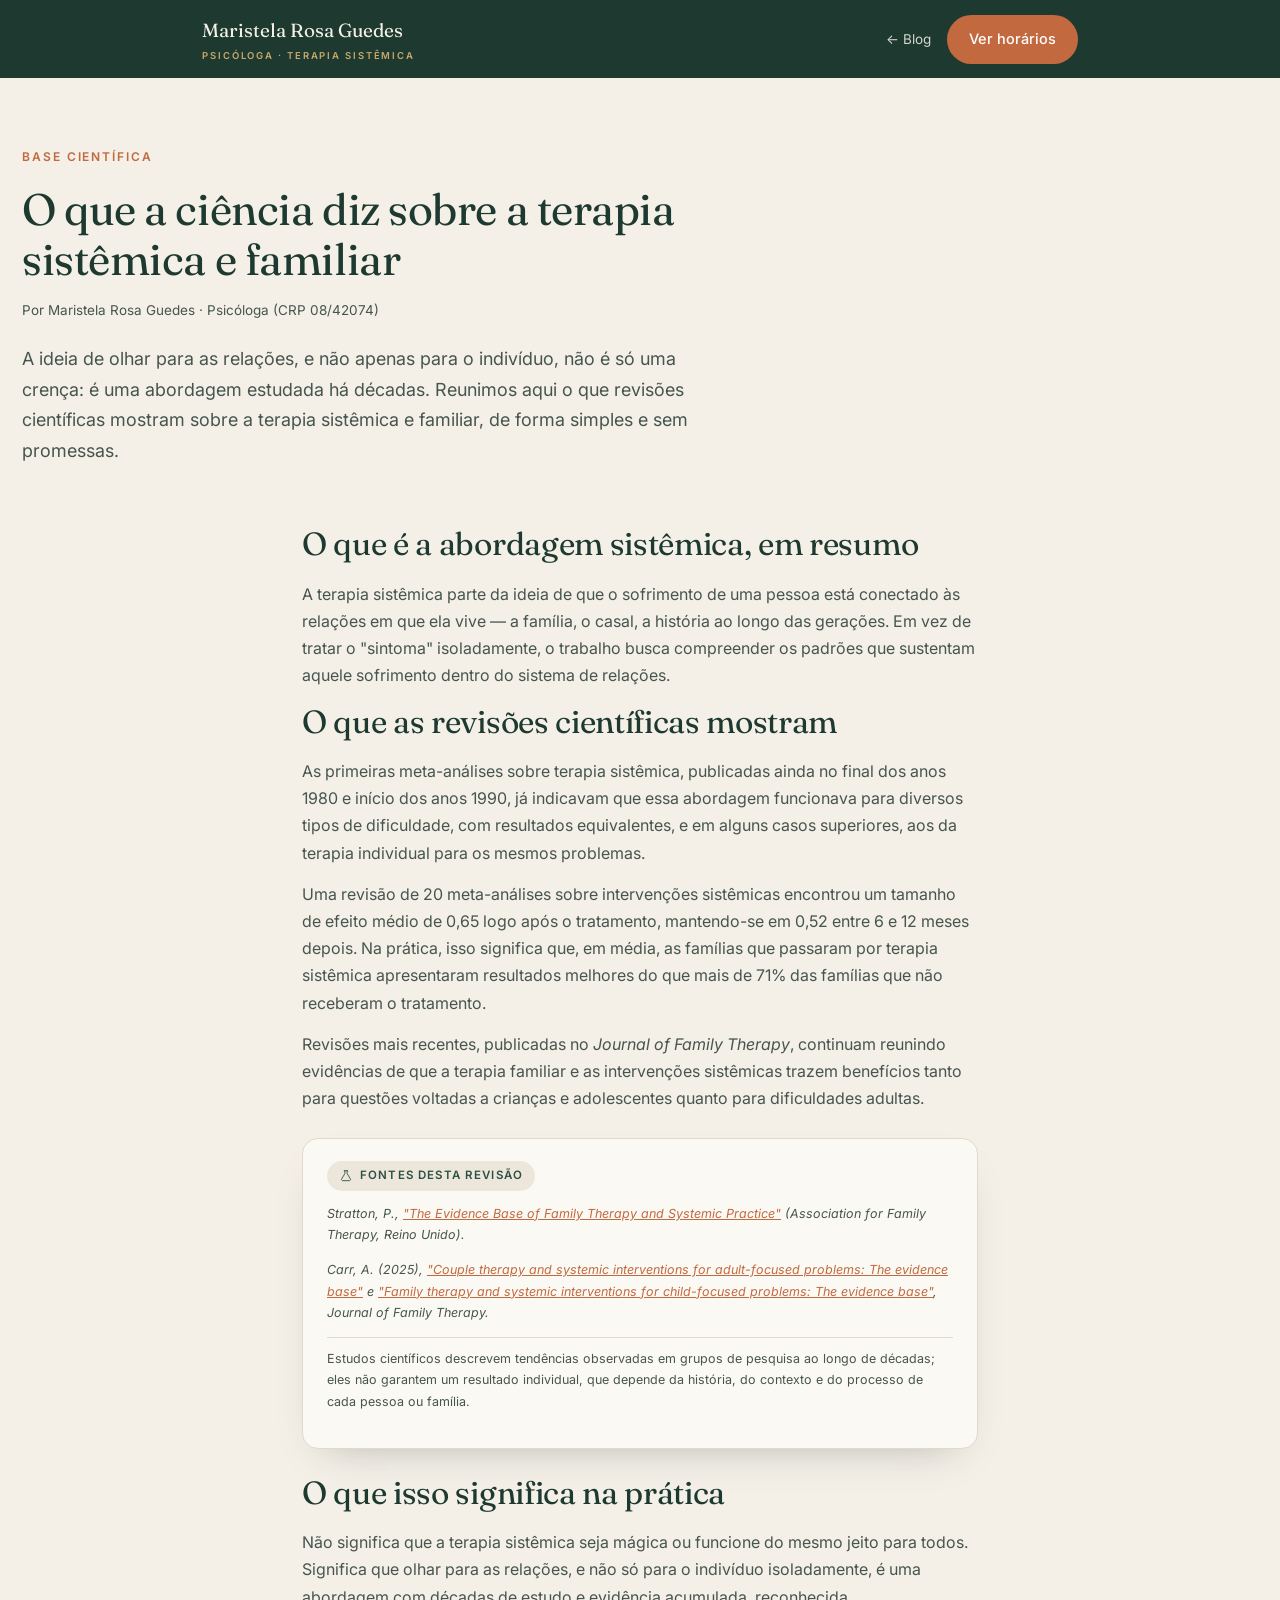
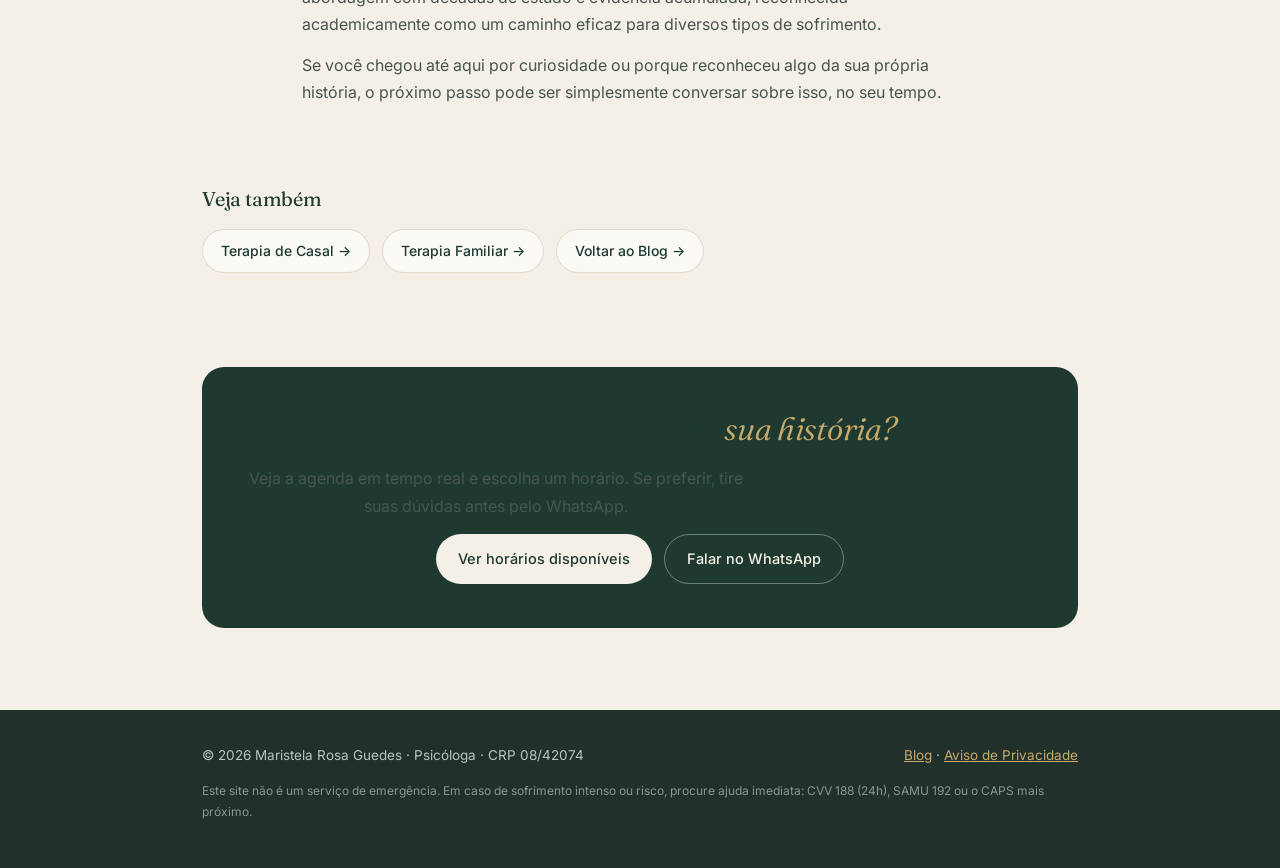
<file: blog-ciencia-terapia-sistemica-familiar.html>
<!DOCTYPE html>
<html lang="pt-BR">
<head>
<meta charset="UTF-8">
<meta name="viewport" content="width=device-width, initial-scale=1.0">
<title>O que a ciência diz sobre a terapia sistêmica e familiar | Maristela Rosa Guedes</title>
<meta name="description" content="Pesquisas e revisões científicas sobre a eficácia da terapia sistêmica e familiar, explicadas de forma acessível. Psicóloga Maristela Rosa Guedes (CRP 08/42074), Curitiba e online.">
<meta property="og:title" content="O que a ciência diz sobre a terapia sistêmica e familiar">
<meta property="og:description" content="O que revisões científicas mostram sobre a eficácia da terapia sistêmica e familiar.">
<meta property="og:type" content="article">
<meta property="og:locale" content="pt_BR">
<meta property="og:url" content="https://www.maristelaguedespsi.com.br/blog-ciencia-terapia-sistemica-familiar.html">
<meta property="og:image" content="https://www.maristelaguedespsi.com.br/fotos/hero.jpg">
<link rel="canonical" href="https://www.maristelaguedespsi.com.br/blog-ciencia-terapia-sistemica-familiar.html">
<link rel="preconnect" href="https://fonts.googleapis.com">
<link rel="preconnect" href="https://fonts.gstatic.com" crossorigin>
<link href="https://fonts.googleapis.com/css2?family=Fraunces:ital,opsz,wght@0,9..144,300;0,9..144,400;0,9..144,500;1,9..144,400&family=Inter:wght@400;500;600&display=swap" rel="stylesheet">
<link rel="stylesheet" href="paginas.css">
<script type="application/ld+json">
{
  "@context":"https://schema.org","@type":"BlogPosting",
  "headline":"O que a ciência diz sobre a terapia sistêmica e familiar",
  "description":"O que revisões científicas mostram sobre a eficácia da terapia sistêmica e familiar.",
  "datePublished":"2026-07-04","inLanguage":"pt-BR",
  "author":{"@type":"Person","name":"Maristela Rosa Guedes","identifier":"CRP 08/42074"},
  "publisher":{"@type":"Person","name":"Maristela Rosa Guedes"},
  "mainEntityOfPage":"https://www.maristelaguedespsi.com.br/blog-ciencia-terapia-sistemica-familiar.html",
  "image":"https://www.maristelaguedespsi.com.br/fotos/hero.jpg"
}
</script>
</head>
<body>
<header class="topbar">
  <div class="wrap">
    <a class="brand" href="index.html"><span class="name">Maristela Rosa Guedes</span><span class="sub">Psicóloga · Terapia Sistêmica</span></a>
    <div class="tb-actions">
      <a class="back" href="blog.html">← Blog</a>
      <a class="btn btn-clay" href="index.html#agendar">Ver horários</a>
    </div>
  </div>
</header>

<main>
  <article class="p-hero article" style="padding-bottom:0">
    <div class="wrap">
      <span class="eyebrow">Base Científica</span>
      <h1>O que a ciência diz sobre a terapia sistêmica e familiar</h1>
      <p class="post-meta">Por Maristela Rosa Guedes · Psicóloga (CRP 08/42074)</p>
      <p class="lead">A ideia de olhar para as relações, e não apenas para o indivíduo, não é só uma crença: é uma abordagem estudada há décadas. Reunimos aqui o que revisões científicas mostram sobre a terapia sistêmica e familiar, de forma simples e sem promessas.</p>
    </div>
  </article>

  <section class="blk">
    <div class="wrap article">
      <h2>O que é a abordagem sistêmica, em resumo</h2>
      <p>A terapia sistêmica parte da ideia de que o sofrimento de uma pessoa está conectado às relações em que ela vive — a família, o casal, a história ao longo das gerações. Em vez de tratar o "sintoma" isoladamente, o trabalho busca compreender os padrões que sustentam aquele sofrimento dentro do sistema de relações.</p>

      <h2>O que as revisões científicas mostram</h2>
      <p>As primeiras meta-análises sobre terapia sistêmica, publicadas ainda no final dos anos 1980 e início dos anos 1990, já indicavam que essa abordagem funcionava para diversos tipos de dificuldade, com resultados equivalentes, e em alguns casos superiores, aos da terapia individual para os mesmos problemas.</p>
      <p>Uma revisão de 20 meta-análises sobre intervenções sistêmicas encontrou um tamanho de efeito médio de 0,65 logo após o tratamento, mantendo-se em 0,52 entre 6 e 12 meses depois. Na prática, isso significa que, em média, as famílias que passaram por terapia sistêmica apresentaram resultados melhores do que mais de 71% das famílias que não receberam o tratamento.</p>
      <p>Revisões mais recentes, publicadas no <em>Journal of Family Therapy</em>, continuam reunindo evidências de que a terapia familiar e as intervenções sistêmicas trazem benefícios tanto para questões voltadas a crianças e adolescentes quanto para dificuldades adultas.</p>

      <div class="evidencia">
        <span class="ev-tag"><svg viewBox="0 0 24 24" aria-hidden="true"><path d="M9 3h6M10 3v5l-5.5 9a2 2 0 0 0 1.7 3h11.6a2 2 0 0 0 1.7-3L14 8V3" stroke-width="1.5" stroke-linecap="round" stroke-linejoin="round"/></svg>Fontes desta revisão</span>
        <p class="ev-fonte">Stratton, P., <a href="https://cdn.ymaws.com/www.aft.org.uk/resource/resmgr/research/final_evidence_base.pdf" target="_blank" rel="noopener">"The Evidence Base of Family Therapy and Systemic Practice"</a> (Association for Family Therapy, Reino Unido).</p>
        <p class="ev-fonte">Carr, A. (2025), <a href="https://onlinelibrary.wiley.com/doi/10.1111/1467-6427.12481" target="_blank" rel="noopener">"Couple therapy and systemic interventions for adult-focused problems: The evidence base"</a> e <a href="https://onlinelibrary.wiley.com/doi/10.1111/1467-6427.12476" target="_blank" rel="noopener">"Family therapy and systemic interventions for child-focused problems: The evidence base"</a>, <em>Journal of Family Therapy</em>.</p>
        <p class="ev-aviso">Estudos científicos descrevem tendências observadas em grupos de pesquisa ao longo de décadas; eles não garantem um resultado individual, que depende da história, do contexto e do processo de cada pessoa ou família.</p>
      </div>

      <h2>O que isso significa na prática</h2>
      <p>Não significa que a terapia sistêmica seja mágica ou funcione do mesmo jeito para todos. Significa que olhar para as relações, e não só para o indivíduo isoladamente, é uma abordagem com décadas de estudo e evidência acumulada, reconhecida academicamente como um caminho eficaz para diversos tipos de sofrimento.</p>
      <p>Se você chegou até aqui por curiosidade ou porque reconheceu algo da sua própria história, o próximo passo pode ser simplesmente conversar sobre isso, no seu tempo.</p>
    </div>
  </section>

  <section class="blk">
    <div class="wrap">
      <h2 style="font-size:20px">Veja também</h2>
      <div class="veja-tambem">
        <a href="terapia-de-casal.html">Terapia de Casal →</a>
        <a href="terapia-familiar.html">Terapia Familiar →</a>
        <a href="blog.html">Voltar ao Blog →</a>
      </div>
    </div>
  </section>

  <section class="blk">
    <div class="wrap">
      <div class="cta-final">
        <h2>Quer conversar sobre a <em class="hl">sua história?</em></h2>
        <p>Veja a agenda em tempo real e escolha um horário. Se preferir, tire suas dúvidas antes pelo WhatsApp.</p>
        <div class="cta-row">
          <a class="btn btn-bone" href="index.html#agendar">Ver horários disponíveis</a>
          <a class="btn btn-ghost" style="color:#F4F0E8;border-color:rgba(255,255,255,.35)" href="https://wa.me/5541997423840?text=Ol%C3%A1%2C%20Maristela!%20Vim%20pelo%20blog%20do%20site." target="_blank" rel="noopener">Falar no WhatsApp</a>
        </div>
      </div>
    </div>
  </section>
</main>

<footer class="p-foot">
  <div class="wrap">
    <span>© <span id="ano">2026</span> Maristela Rosa Guedes · Psicóloga · CRP 08/42074</span>
    <span><a href="blog.html">Blog</a> · <a href="privacidade.html">Aviso de Privacidade</a></span>
  </div>
  <div class="wrap"><p class="aviso">Este site não é um serviço de emergência. Em caso de sofrimento intenso ou risco, procure ajuda imediata: CVV 188 (24h), SAMU 192 ou o CAPS mais próximo.</p></div>
</footer>
<script>document.getElementById('ano').textContent=new Date().getFullYear();</script>
</body>
</html>
</file>
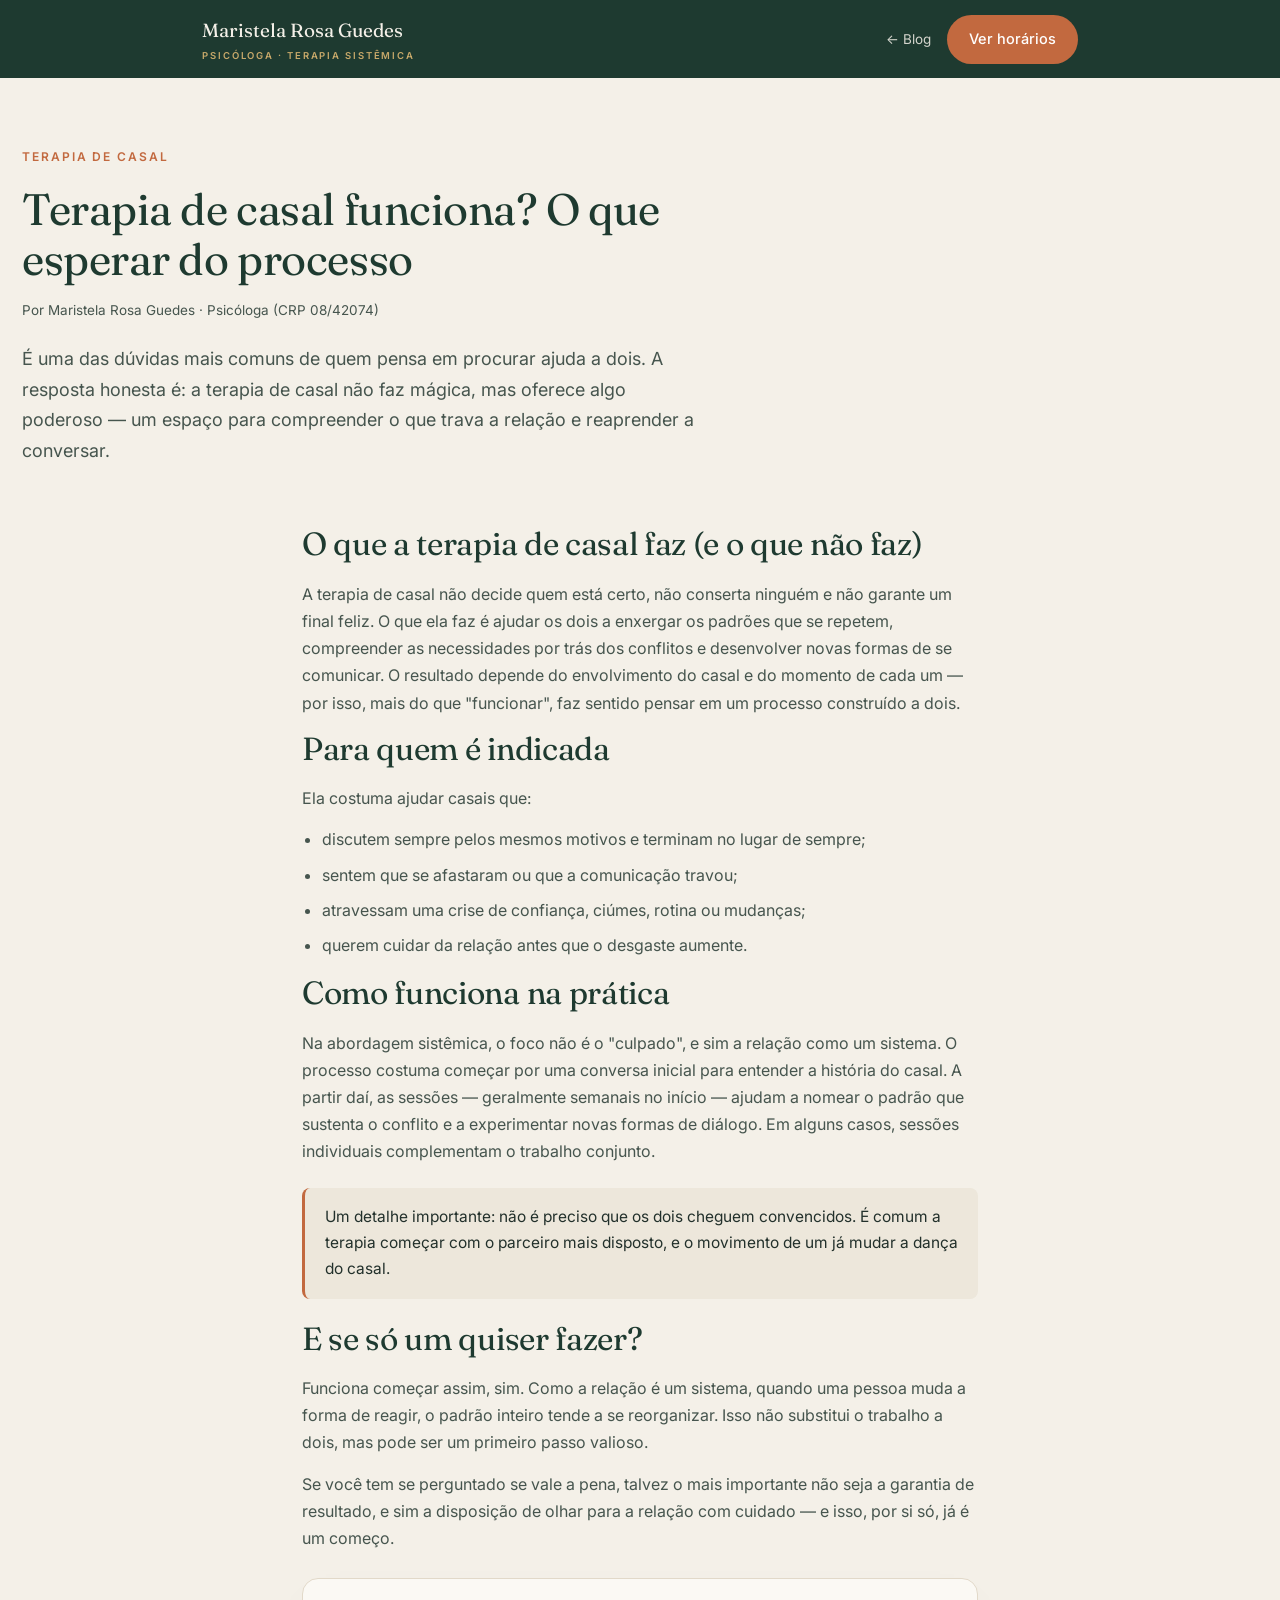
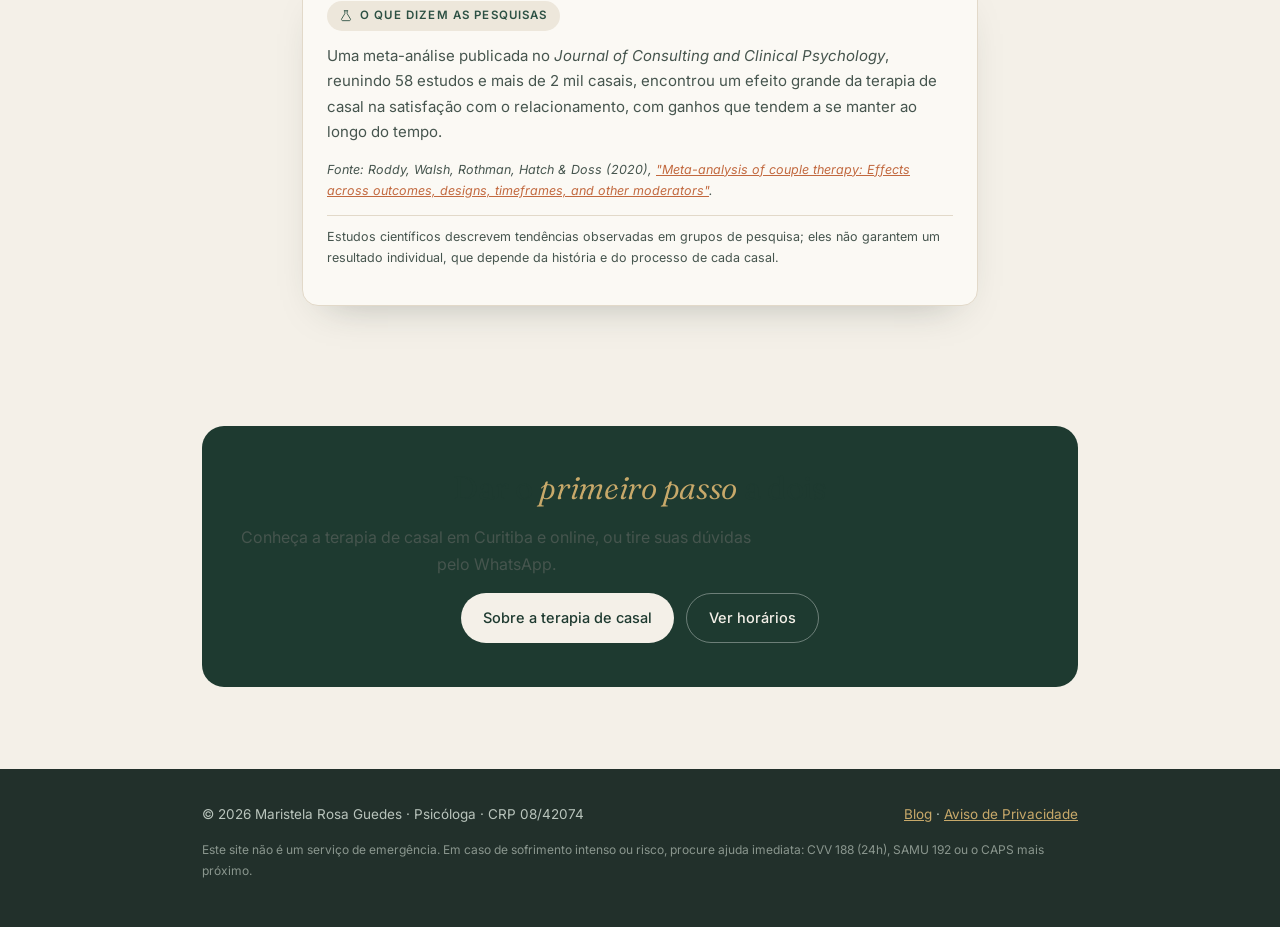
<file: blog-terapia-de-casal-funciona.html>
<!DOCTYPE html>
<html lang="pt-BR">
<head>
<meta charset="UTF-8">
<meta name="viewport" content="width=device-width, initial-scale=1.0">
<title>Terapia de casal funciona? O que esperar do processo | Maristela Rosa Guedes</title>
<meta name="description" content="Terapia de casal funciona? Entenda como funciona, para quem é indicada e o que esperar do processo, pela psicóloga Maristela Rosa Guedes (CRP 08/42074). Curitiba e online.">
<meta property="og:title" content="Terapia de casal funciona? O que esperar do processo">
<meta property="og:description" content="Como funciona a terapia de casal, para quem é indicada e o que realmente muda.">
<meta property="og:type" content="article">
<meta property="og:locale" content="pt_BR">
<meta property="og:url" content="https://www.maristelaguedespsi.com.br/blog-terapia-de-casal-funciona.html">
<meta property="og:image" content="https://www.maristelaguedespsi.com.br/fotos/hero.jpg">
<link rel="canonical" href="https://www.maristelaguedespsi.com.br/blog-terapia-de-casal-funciona.html">
<link rel="preconnect" href="https://fonts.googleapis.com">
<link rel="preconnect" href="https://fonts.gstatic.com" crossorigin>
<link href="https://fonts.googleapis.com/css2?family=Fraunces:ital,opsz,wght@0,9..144,300;0,9..144,400;0,9..144,500;1,9..144,400&family=Inter:wght@400;500;600&display=swap" rel="stylesheet">
<link rel="stylesheet" href="paginas.css">
<script type="application/ld+json">
{
  "@context":"https://schema.org","@type":"BlogPosting",
  "headline":"Terapia de casal funciona? O que esperar do processo",
  "description":"Como funciona a terapia de casal, para quem é indicada e o que realmente muda.",
  "datePublished":"2026-07-04","inLanguage":"pt-BR",
  "author":{"@type":"Person","name":"Maristela Rosa Guedes","identifier":"CRP 08/42074"},
  "publisher":{"@type":"Person","name":"Maristela Rosa Guedes"},
  "mainEntityOfPage":"https://www.maristelaguedespsi.com.br/blog-terapia-de-casal-funciona.html",
  "image":"https://www.maristelaguedespsi.com.br/fotos/hero.jpg"
}
</script>
</head>
<body>
<header class="topbar">
  <div class="wrap">
    <a class="brand" href="index.html"><span class="name">Maristela Rosa Guedes</span><span class="sub">Psicóloga · Terapia Sistêmica</span></a>
    <div class="tb-actions">
      <a class="back" href="blog.html">← Blog</a>
      <a class="btn btn-clay" href="index.html#agendar">Ver horários</a>
    </div>
  </div>
</header>

<main>
  <article class="p-hero article" style="padding-bottom:0">
    <div class="wrap">
      <span class="eyebrow">Terapia de Casal</span>
      <h1>Terapia de casal funciona? O que esperar do processo</h1>
      <p class="post-meta">Por Maristela Rosa Guedes · Psicóloga (CRP 08/42074)</p>
      <p class="lead">É uma das dúvidas mais comuns de quem pensa em procurar ajuda a dois. A resposta honesta é: a terapia de casal não faz mágica, mas oferece algo poderoso — um espaço para compreender o que trava a relação e reaprender a conversar.</p>
    </div>
  </article>

  <section class="blk">
    <div class="wrap article">
      <h2>O que a terapia de casal faz (e o que não faz)</h2>
      <p>A terapia de casal não decide quem está certo, não conserta ninguém e não garante um final feliz. O que ela faz é ajudar os dois a enxergar os padrões que se repetem, compreender as necessidades por trás dos conflitos e desenvolver novas formas de se comunicar. O resultado depende do envolvimento do casal e do momento de cada um — por isso, mais do que "funcionar", faz sentido pensar em um processo construído a dois.</p>

      <h2>Para quem é indicada</h2>
      <p>Ela costuma ajudar casais que:</p>
      <ul>
        <li>discutem sempre pelos mesmos motivos e terminam no lugar de sempre;</li>
        <li>sentem que se afastaram ou que a comunicação travou;</li>
        <li>atravessam uma crise de confiança, ciúmes, rotina ou mudanças;</li>
        <li>querem cuidar da relação antes que o desgaste aumente.</li>
      </ul>

      <h2>Como funciona na prática</h2>
      <p>Na abordagem sistêmica, o foco não é o "culpado", e sim a relação como um sistema. O processo costuma começar por uma conversa inicial para entender a história do casal. A partir daí, as sessões — geralmente semanais no início — ajudam a nomear o padrão que sustenta o conflito e a experimentar novas formas de diálogo. Em alguns casos, sessões individuais complementam o trabalho conjunto.</p>

      <div class="callout">Um detalhe importante: não é preciso que os dois cheguem convencidos. É comum a terapia começar com o parceiro mais disposto, e o movimento de um já mudar a dança do casal.</div>

      <h2>E se só um quiser fazer?</h2>
      <p>Funciona começar assim, sim. Como a relação é um sistema, quando uma pessoa muda a forma de reagir, o padrão inteiro tende a se reorganizar. Isso não substitui o trabalho a dois, mas pode ser um primeiro passo valioso.</p>

      <p>Se você tem se perguntado se vale a pena, talvez o mais importante não seja a garantia de resultado, e sim a disposição de olhar para a relação com cuidado — e isso, por si só, já é um começo.</p>

      <div class="evidencia">
        <span class="ev-tag"><svg viewBox="0 0 24 24" aria-hidden="true"><path d="M9 3h6M10 3v5l-5.5 9a2 2 0 0 0 1.7 3h11.6a2 2 0 0 0 1.7-3L14 8V3" stroke-width="1.5" stroke-linecap="round" stroke-linejoin="round"/></svg>O que dizem as pesquisas</span>
        <p>Uma meta-análise publicada no <em>Journal of Consulting and Clinical Psychology</em>, reunindo 58 estudos e mais de 2 mil casais, encontrou um efeito grande da terapia de casal na satisfação com o relacionamento, com ganhos que tendem a se manter ao longo do tempo.</p>
        <p class="ev-fonte">Fonte: Roddy, Walsh, Rothman, Hatch &amp; Doss (2020), <a href="https://doi.org/10.1037/ccp0000514" target="_blank" rel="noopener">"Meta-analysis of couple therapy: Effects across outcomes, designs, timeframes, and other moderators"</a>.</p>
        <p class="ev-aviso">Estudos científicos descrevem tendências observadas em grupos de pesquisa; eles não garantem um resultado individual, que depende da história e do processo de cada casal.</p>
      </div>
    </div>
  </section>

  <section class="blk">
    <div class="wrap">
      <div class="cta-final">
        <h2>Dar o <em class="hl">primeiro passo</em> a dois</h2>
        <p>Conheça a terapia de casal em Curitiba e online, ou tire suas dúvidas pelo WhatsApp.</p>
        <div class="cta-row">
          <a class="btn btn-bone" href="terapia-de-casal.html">Sobre a terapia de casal</a>
          <a class="btn btn-ghost" style="color:#F4F0E8;border-color:rgba(255,255,255,.35)" href="index.html#agendar">Ver horários</a>
        </div>
      </div>
    </div>
  </section>
</main>

<footer class="p-foot">
  <div class="wrap">
    <span>© <span id="ano">2026</span> Maristela Rosa Guedes · Psicóloga · CRP 08/42074</span>
    <span><a href="blog.html">Blog</a> · <a href="privacidade.html">Aviso de Privacidade</a></span>
  </div>
  <div class="wrap"><p class="aviso">Este site não é um serviço de emergência. Em caso de sofrimento intenso ou risco, procure ajuda imediata: CVV 188 (24h), SAMU 192 ou o CAPS mais próximo.</p></div>
</footer>
<script>document.getElementById('ano').textContent=new Date().getFullYear();</script>
</body>
</html>
</file>
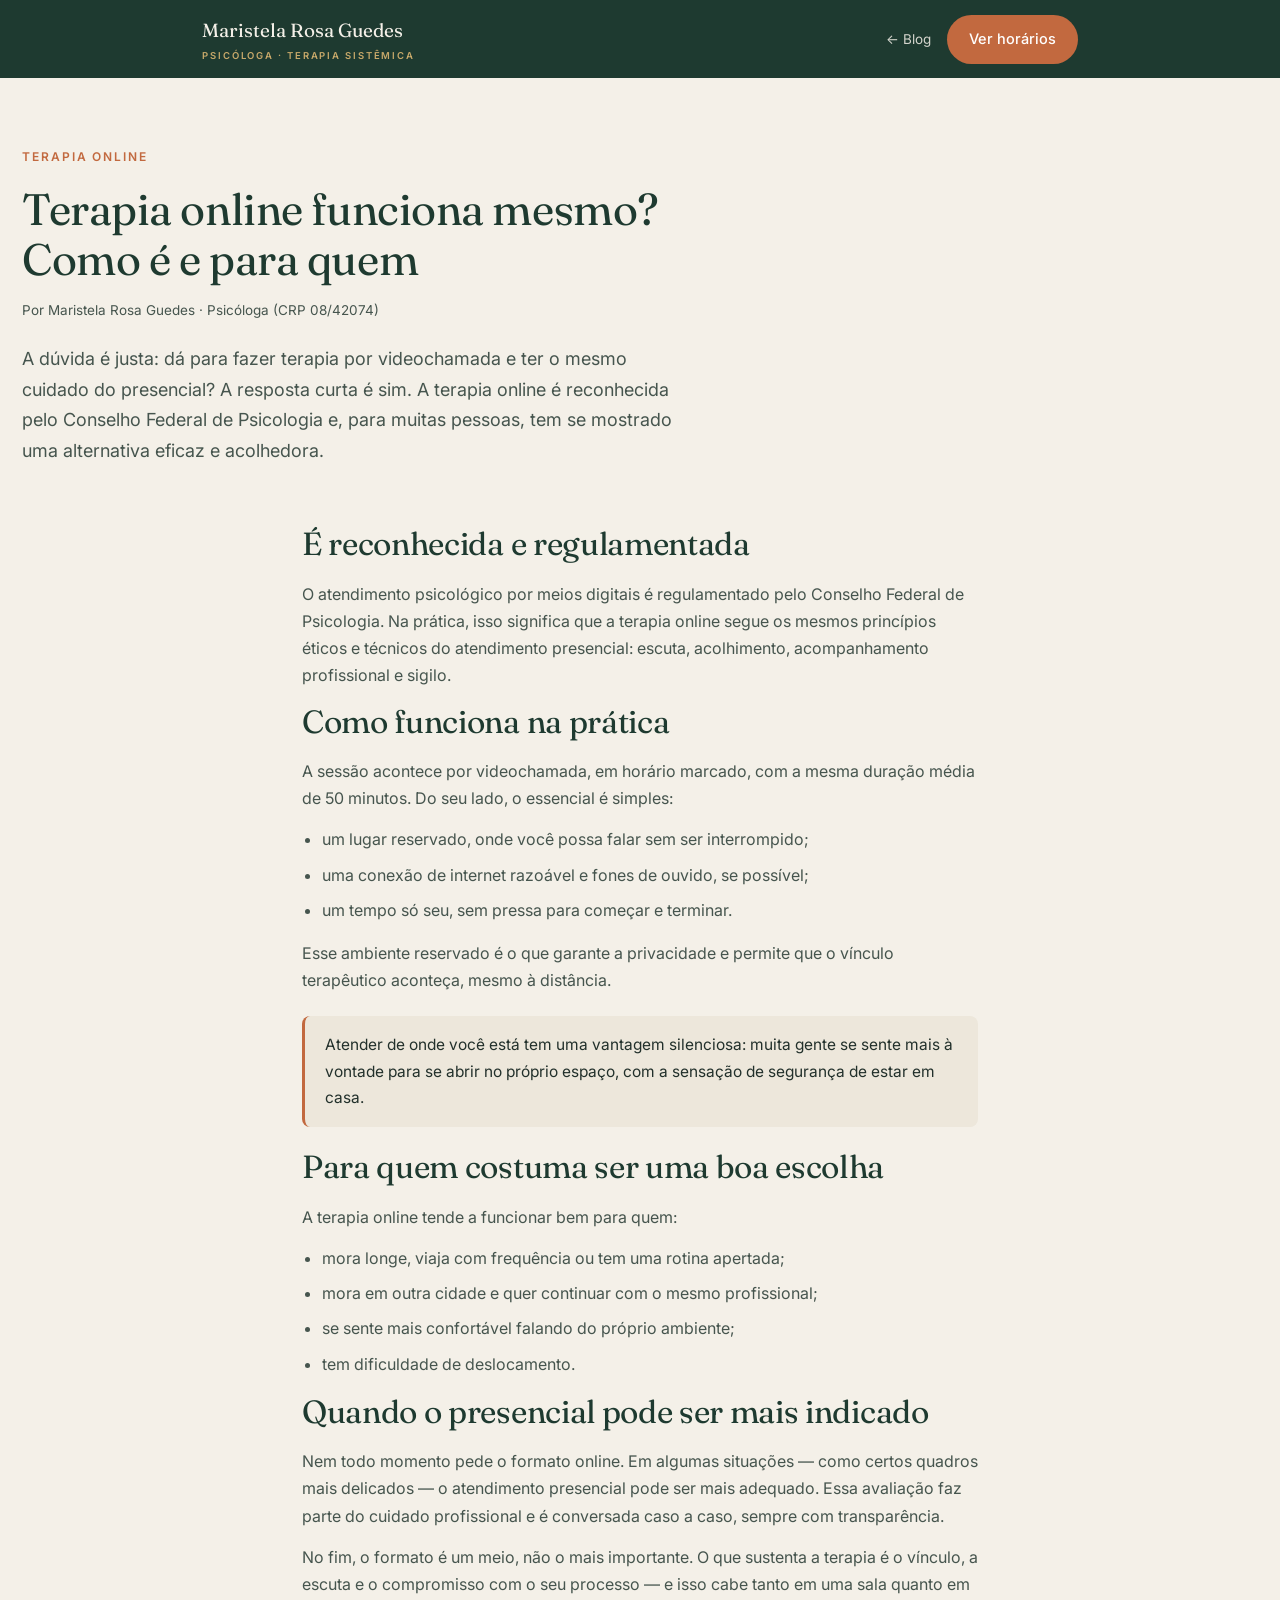
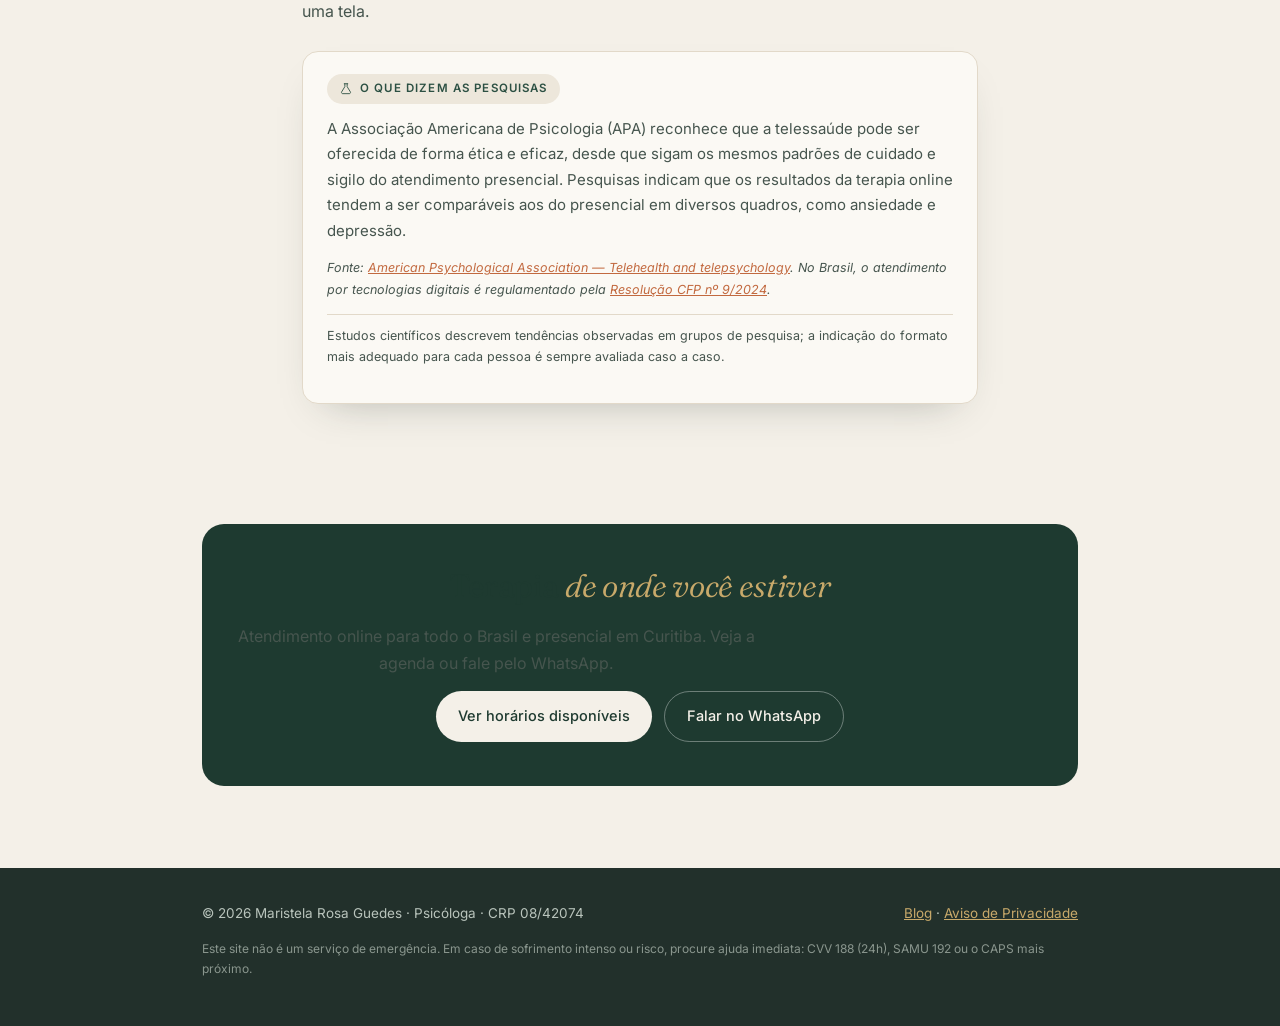
<file: blog-terapia-online-funciona.html>
<!DOCTYPE html>
<html lang="pt-BR">
<head>
<meta charset="UTF-8">
<meta name="viewport" content="width=device-width, initial-scale=1.0">
<title>Terapia online funciona mesmo? Como é e para quem | Maristela Rosa Guedes</title>
<meta name="description" content="Terapia online funciona? É reconhecida pelo Conselho de Psicologia. Entenda como funciona a terapia por videochamada e em quais situações costuma ser uma boa escolha. Maristela Rosa Guedes, CRP 08/42074.">
<meta property="og:title" content="Terapia online funciona mesmo? Como é e para quem">
<meta property="og:description" content="Como funciona a terapia por videochamada e para quem ela costuma ser indicada.">
<meta property="og:type" content="article">
<meta property="og:locale" content="pt_BR">
<meta property="og:url" content="https://www.maristelaguedespsi.com.br/blog-terapia-online-funciona.html">
<meta property="og:image" content="https://www.maristelaguedespsi.com.br/fotos/hero.jpg">
<link rel="canonical" href="https://www.maristelaguedespsi.com.br/blog-terapia-online-funciona.html">
<link rel="preconnect" href="https://fonts.googleapis.com">
<link rel="preconnect" href="https://fonts.gstatic.com" crossorigin>
<link href="https://fonts.googleapis.com/css2?family=Fraunces:ital,opsz,wght@0,9..144,300;0,9..144,400;0,9..144,500;1,9..144,400&family=Inter:wght@400;500;600&display=swap" rel="stylesheet">
<link rel="stylesheet" href="paginas.css">
<script type="application/ld+json">
{
  "@context":"https://schema.org","@type":"BlogPosting",
  "headline":"Terapia online funciona mesmo? Como é e para quem",
  "description":"Como funciona a terapia por videochamada e para quem ela costuma ser indicada.",
  "datePublished":"2026-07-04","inLanguage":"pt-BR",
  "author":{"@type":"Person","name":"Maristela Rosa Guedes","identifier":"CRP 08/42074"},
  "publisher":{"@type":"Person","name":"Maristela Rosa Guedes"},
  "mainEntityOfPage":"https://www.maristelaguedespsi.com.br/blog-terapia-online-funciona.html",
  "image":"https://www.maristelaguedespsi.com.br/fotos/hero.jpg"
}
</script>
</head>
<body>
<header class="topbar">
  <div class="wrap">
    <a class="brand" href="index.html"><span class="name">Maristela Rosa Guedes</span><span class="sub">Psicóloga · Terapia Sistêmica</span></a>
    <div class="tb-actions">
      <a class="back" href="blog.html">← Blog</a>
      <a class="btn btn-clay" href="index.html#agendar">Ver horários</a>
    </div>
  </div>
</header>

<main>
  <article class="p-hero article" style="padding-bottom:0">
    <div class="wrap">
      <span class="eyebrow">Terapia Online</span>
      <h1>Terapia online funciona mesmo? Como é e para quem</h1>
      <p class="post-meta">Por Maristela Rosa Guedes · Psicóloga (CRP 08/42074)</p>
      <p class="lead">A dúvida é justa: dá para fazer terapia por videochamada e ter o mesmo cuidado do presencial? A resposta curta é sim. A terapia online é reconhecida pelo Conselho Federal de Psicologia e, para muitas pessoas, tem se mostrado uma alternativa eficaz e acolhedora.</p>
    </div>
  </article>

  <section class="blk">
    <div class="wrap article">
      <h2>É reconhecida e regulamentada</h2>
      <p>O atendimento psicológico por meios digitais é regulamentado pelo Conselho Federal de Psicologia. Na prática, isso significa que a terapia online segue os mesmos princípios éticos e técnicos do atendimento presencial: escuta, acolhimento, acompanhamento profissional e sigilo.</p>

      <h2>Como funciona na prática</h2>
      <p>A sessão acontece por videochamada, em horário marcado, com a mesma duração média de 50 minutos. Do seu lado, o essencial é simples:</p>
      <ul>
        <li>um lugar reservado, onde você possa falar sem ser interrompido;</li>
        <li>uma conexão de internet razoável e fones de ouvido, se possível;</li>
        <li>um tempo só seu, sem pressa para começar e terminar.</li>
      </ul>
      <p>Esse ambiente reservado é o que garante a privacidade e permite que o vínculo terapêutico aconteça, mesmo à distância.</p>

      <div class="callout">Atender de onde você está tem uma vantagem silenciosa: muita gente se sente mais à vontade para se abrir no próprio espaço, com a sensação de segurança de estar em casa.</div>

      <h2>Para quem costuma ser uma boa escolha</h2>
      <p>A terapia online tende a funcionar bem para quem:</p>
      <ul>
        <li>mora longe, viaja com frequência ou tem uma rotina apertada;</li>
        <li>mora em outra cidade e quer continuar com o mesmo profissional;</li>
        <li>se sente mais confortável falando do próprio ambiente;</li>
        <li>tem dificuldade de deslocamento.</li>
      </ul>

      <h2>Quando o presencial pode ser mais indicado</h2>
      <p>Nem todo momento pede o formato online. Em algumas situações — como certos quadros mais delicados — o atendimento presencial pode ser mais adequado. Essa avaliação faz parte do cuidado profissional e é conversada caso a caso, sempre com transparência.</p>

      <p>No fim, o formato é um meio, não o mais importante. O que sustenta a terapia é o vínculo, a escuta e o compromisso com o seu processo — e isso cabe tanto em uma sala quanto em uma tela.</p>

      <div class="evidencia">
        <span class="ev-tag"><svg viewBox="0 0 24 24" aria-hidden="true"><path d="M9 3h6M10 3v5l-5.5 9a2 2 0 0 0 1.7 3h11.6a2 2 0 0 0 1.7-3L14 8V3" stroke-width="1.5" stroke-linecap="round" stroke-linejoin="round"/></svg>O que dizem as pesquisas</span>
        <p>A Associação Americana de Psicologia (APA) reconhece que a telessaúde pode ser oferecida de forma ética e eficaz, desde que sigam os mesmos padrões de cuidado e sigilo do atendimento presencial. Pesquisas indicam que os resultados da terapia online tendem a ser comparáveis aos do presencial em diversos quadros, como ansiedade e depressão.</p>
        <p class="ev-fonte">Fonte: <a href="https://www.apa.org/practice/telehealth-telepsychology" target="_blank" rel="noopener">American Psychological Association — Telehealth and telepsychology</a>. No Brasil, o atendimento por tecnologias digitais é regulamentado pela <a href="https://www.legisweb.com.br/legislacao/?id=462577" target="_blank" rel="noopener">Resolução CFP nº 9/2024</a>.</p>
        <p class="ev-aviso">Estudos científicos descrevem tendências observadas em grupos de pesquisa; a indicação do formato mais adequado para cada pessoa é sempre avaliada caso a caso.</p>
      </div>
    </div>
  </section>

  <section class="blk">
    <div class="wrap">
      <div class="cta-final">
        <h2>Terapia <em class="hl">de onde você estiver</em></h2>
        <p>Atendimento online para todo o Brasil e presencial em Curitiba. Veja a agenda ou fale pelo WhatsApp.</p>
        <div class="cta-row">
          <a class="btn btn-bone" href="index.html#agendar">Ver horários disponíveis</a>
          <a class="btn btn-ghost" style="color:#F4F0E8;border-color:rgba(255,255,255,.35)" href="https://wa.me/5541997423840?text=Ol%C3%A1%2C%20Maristela!%20Gostaria%20de%20saber%20mais%20sobre%20a%20terapia%20online." target="_blank" rel="noopener">Falar no WhatsApp</a>
        </div>
      </div>
    </div>
  </section>
</main>

<footer class="p-foot">
  <div class="wrap">
    <span>© <span id="ano">2026</span> Maristela Rosa Guedes · Psicóloga · CRP 08/42074</span>
    <span><a href="blog.html">Blog</a> · <a href="privacidade.html">Aviso de Privacidade</a></span>
  </div>
  <div class="wrap"><p class="aviso">Este site não é um serviço de emergência. Em caso de sofrimento intenso ou risco, procure ajuda imediata: CVV 188 (24h), SAMU 192 ou o CAPS mais próximo.</p></div>
</footer>
<script>document.getElementById('ano').textContent=new Date().getFullYear();</script>
</body>
</html>
</file>
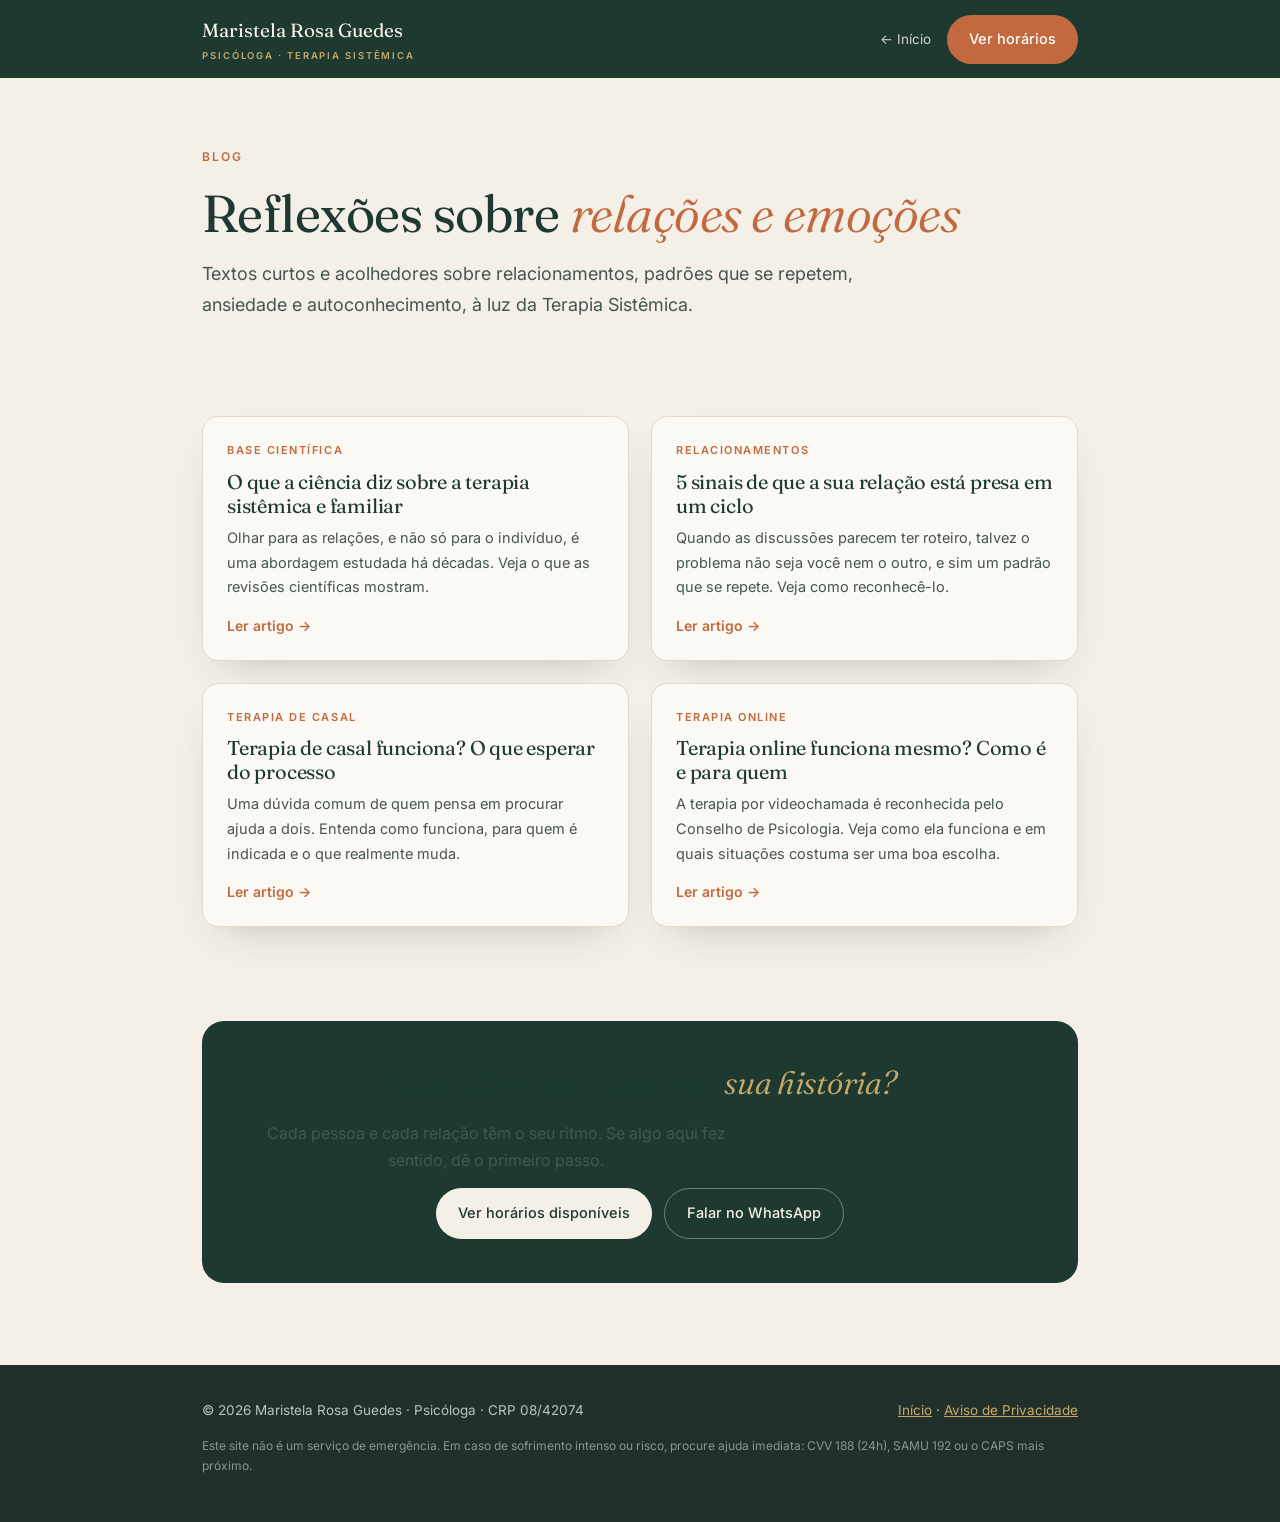
<file: blog.html>
<!DOCTYPE html>
<html lang="pt-BR">
<head>
<meta charset="UTF-8">
<meta name="viewport" content="width=device-width, initial-scale=1.0">
<title>Blog | Maristela Rosa Guedes · Psicóloga em Curitiba</title>
<meta name="description" content="Textos sobre relacionamentos, terapia sistêmica, ansiedade e autoconhecimento, escritos pela psicóloga Maristela Rosa Guedes (CRP 08/42074). Curitiba e online.">
<meta property="og:title" content="Blog | Maristela Rosa Guedes · Psicóloga">
<meta property="og:description" content="Textos sobre relacionamentos, terapia sistêmica e autoconhecimento.">
<meta property="og:type" content="website">
<meta property="og:locale" content="pt_BR">
<meta property="og:url" content="https://www.maristelaguedespsi.com.br/blog.html">
<meta property="og:image" content="https://www.maristelaguedespsi.com.br/fotos/hero.jpg">
<link rel="canonical" href="https://www.maristelaguedespsi.com.br/blog.html">
<link rel="preconnect" href="https://fonts.googleapis.com">
<link rel="preconnect" href="https://fonts.gstatic.com" crossorigin>
<link href="https://fonts.googleapis.com/css2?family=Fraunces:ital,opsz,wght@0,9..144,300;0,9..144,400;0,9..144,500;1,9..144,400&family=Inter:wght@400;500;600&display=swap" rel="stylesheet">
<link rel="stylesheet" href="paginas.css">
</head>
<body>
<header class="topbar">
  <div class="wrap">
    <a class="brand" href="index.html"><span class="name">Maristela Rosa Guedes</span><span class="sub">Psicóloga · Terapia Sistêmica</span></a>
    <div class="tb-actions">
      <a class="back" href="index.html">← Início</a>
      <a class="btn btn-clay" href="index.html#agendar">Ver horários</a>
    </div>
  </div>
</header>

<main>
  <section class="p-hero">
    <div class="wrap">
      <span class="eyebrow">Blog</span>
      <h1>Reflexões sobre <em class="hl">relações e emoções</em></h1>
      <p class="lead">Textos curtos e acolhedores sobre relacionamentos, padrões que se repetem, ansiedade e autoconhecimento, à luz da Terapia Sistêmica.</p>
    </div>
  </section>

  <section class="blk">
    <div class="wrap">
      <div class="blog-list">
        <a class="blog-card" href="blog-ciencia-terapia-sistemica-familiar.html">
          <span class="cat">Base Científica</span>
          <h3>O que a ciência diz sobre a terapia sistêmica e familiar</h3>
          <p>Olhar para as relações, e não só para o indivíduo, é uma abordagem estudada há décadas. Veja o que as revisões científicas mostram.</p>
          <span class="more">Ler artigo →</span>
        </a>
        <a class="blog-card" href="blog-relacionamento-em-ciclo.html">
          <span class="cat">Relacionamentos</span>
          <h3>5 sinais de que a sua relação está presa em um ciclo</h3>
          <p>Quando as discussões parecem ter roteiro, talvez o problema não seja você nem o outro, e sim um padrão que se repete. Veja como reconhecê-lo.</p>
          <span class="more">Ler artigo →</span>
        </a>
        <a class="blog-card" href="blog-terapia-de-casal-funciona.html">
          <span class="cat">Terapia de Casal</span>
          <h3>Terapia de casal funciona? O que esperar do processo</h3>
          <p>Uma dúvida comum de quem pensa em procurar ajuda a dois. Entenda como funciona, para quem é indicada e o que realmente muda.</p>
          <span class="more">Ler artigo →</span>
        </a>
        <a class="blog-card" href="blog-terapia-online-funciona.html">
          <span class="cat">Terapia Online</span>
          <h3>Terapia online funciona mesmo? Como é e para quem</h3>
          <p>A terapia por videochamada é reconhecida pelo Conselho de Psicologia. Veja como ela funciona e em quais situações costuma ser uma boa escolha.</p>
          <span class="more">Ler artigo →</span>
        </a>
      </div>
    </div>
  </section>

  <section class="blk">
    <div class="wrap">
      <div class="cta-final">
        <h2>Quer conversar sobre a <em class="hl">sua história?</em></h2>
        <p>Cada pessoa e cada relação têm o seu ritmo. Se algo aqui fez sentido, dê o primeiro passo.</p>
        <div class="cta-row">
          <a class="btn btn-bone" href="index.html#agendar">Ver horários disponíveis</a>
          <a class="btn btn-ghost" style="color:#F4F0E8;border-color:rgba(255,255,255,.35)" href="https://wa.me/5541997423840?text=Ol%C3%A1%2C%20Maristela!%20Vim%20pelo%20blog%20do%20site." target="_blank" rel="noopener">Falar no WhatsApp</a>
        </div>
      </div>
    </div>
  </section>
</main>

<footer class="p-foot">
  <div class="wrap">
    <span>© <span id="ano">2026</span> Maristela Rosa Guedes · Psicóloga · CRP 08/42074</span>
    <span><a href="index.html">Início</a> · <a href="privacidade.html">Aviso de Privacidade</a></span>
  </div>
  <div class="wrap"><p class="aviso">Este site não é um serviço de emergência. Em caso de sofrimento intenso ou risco, procure ajuda imediata: CVV 188 (24h), SAMU 192 ou o CAPS mais próximo.</p></div>
</footer>
<script>document.getElementById('ano').textContent=new Date().getFullYear();</script>
</body>
</html>
</file>
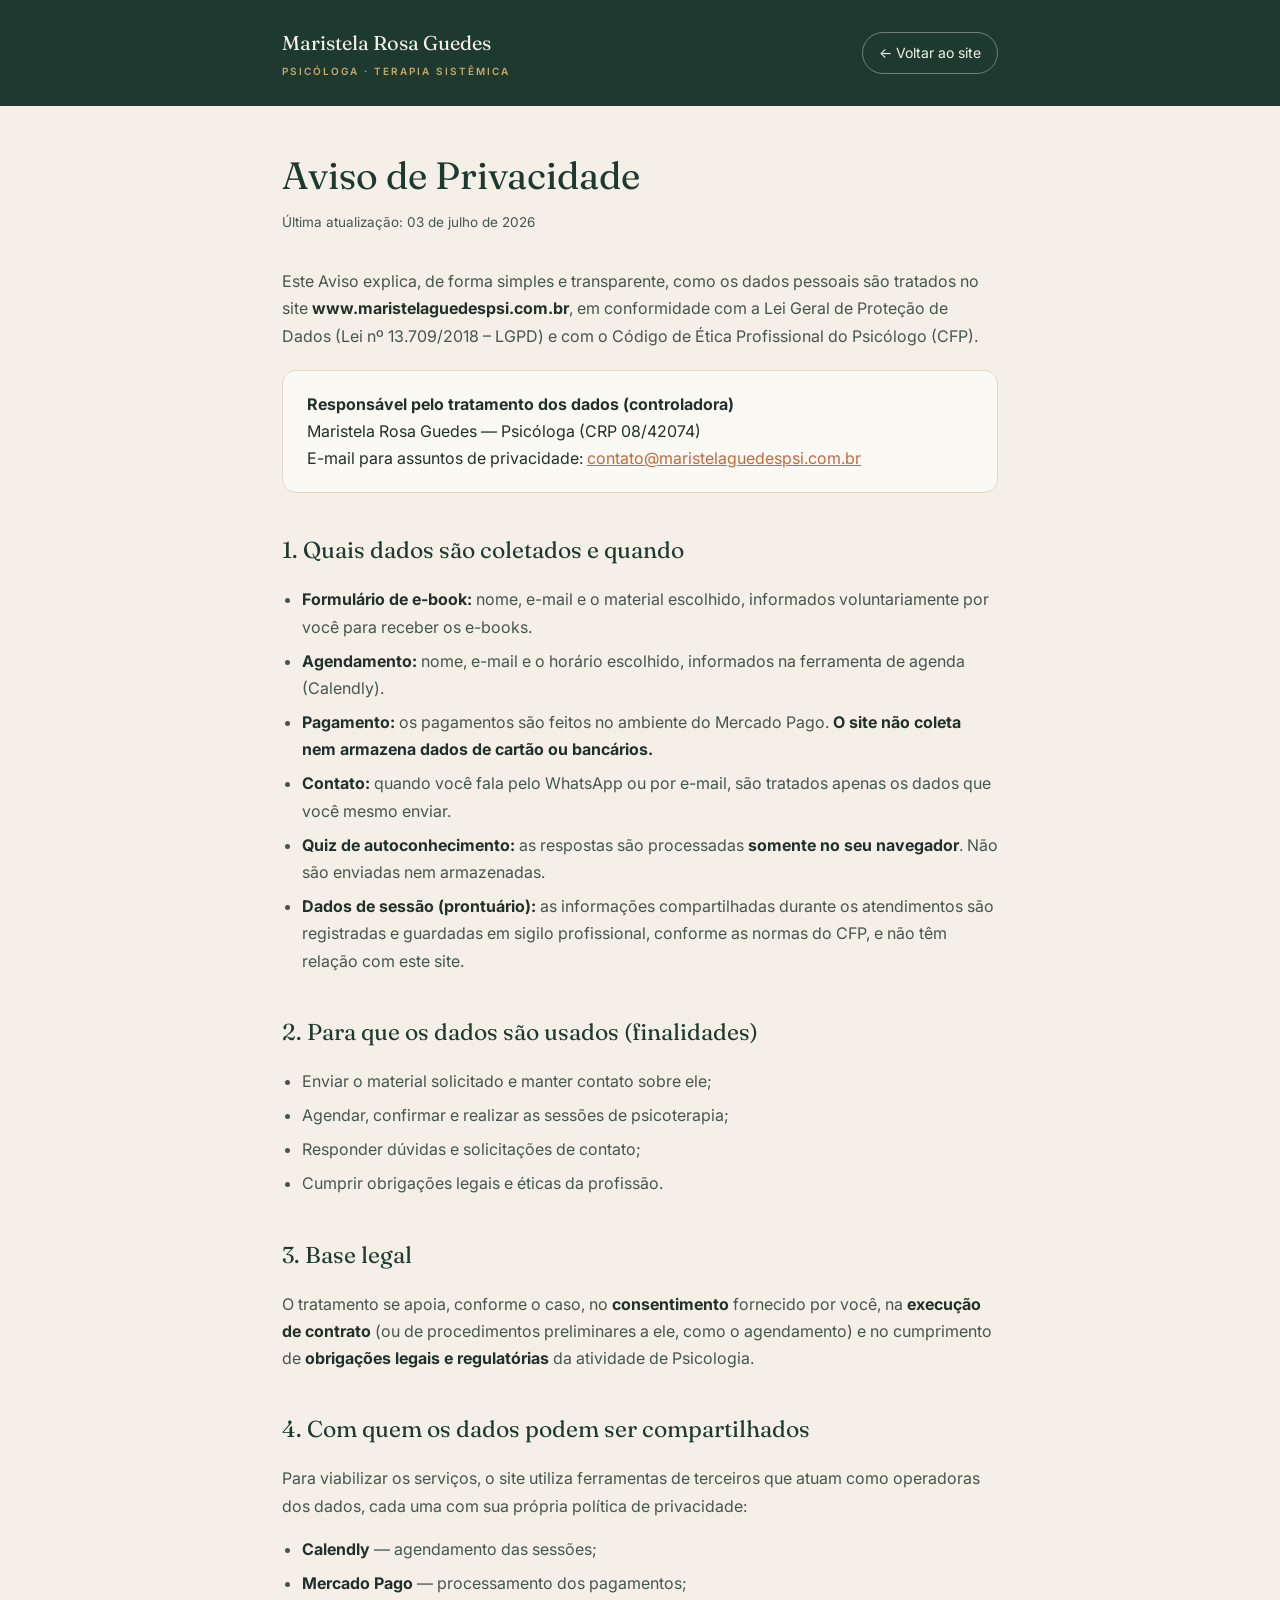
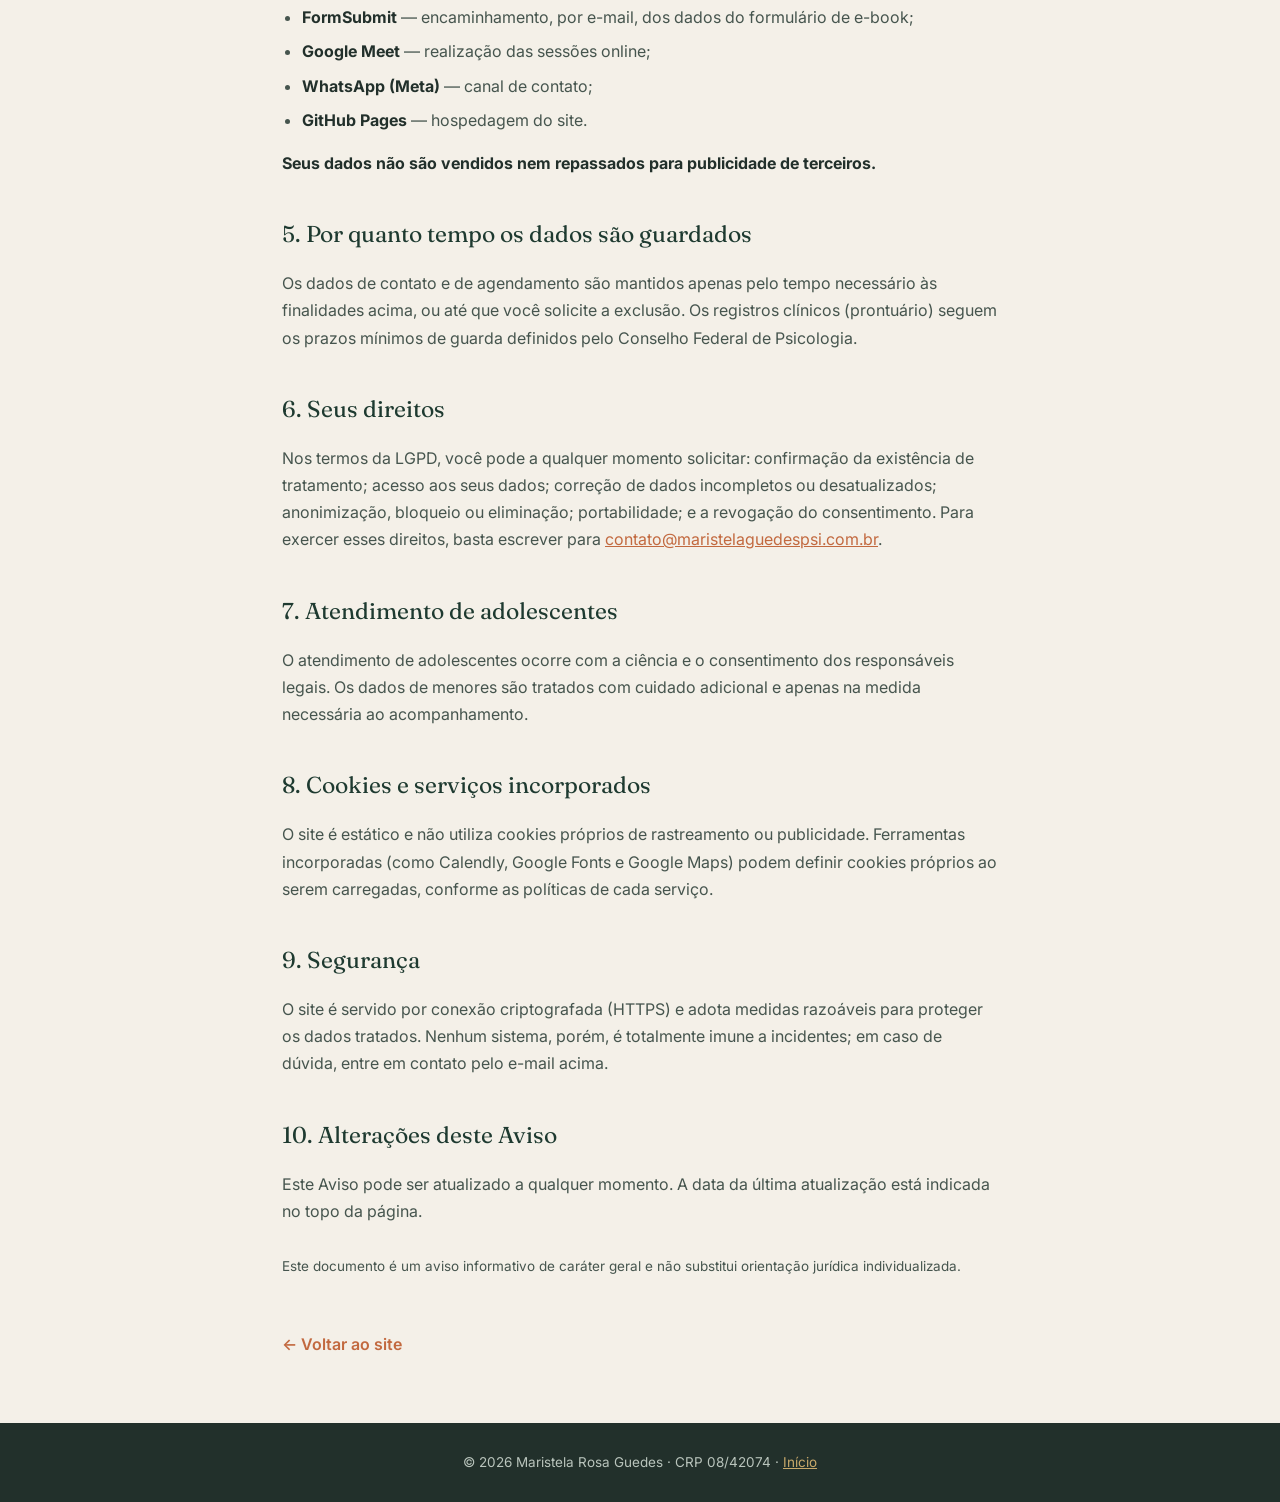
<file: privacidade.html>
<!DOCTYPE html>
<html lang="pt-BR">
<head>
<meta charset="UTF-8">
<meta name="viewport" content="width=device-width, initial-scale=1.0">
<title>Aviso de Privacidade | Maristela Rosa Guedes · Psicóloga</title>
<meta name="description" content="Aviso de Privacidade (LGPD) do site da psicóloga Maristela Rosa Guedes: quais dados são tratados, para quê, com quais ferramentas e como exercer seus direitos.">
<meta name="robots" content="index, follow">
<link rel="canonical" href="https://www.maristelaguedespsi.com.br/privacidade.html">
<link rel="preconnect" href="https://fonts.googleapis.com">
<link rel="preconnect" href="https://fonts.gstatic.com" crossorigin>
<link href="https://fonts.googleapis.com/css2?family=Fraunces:ital,opsz,wght@0,9..144,400;0,9..144,500;1,9..144,400&family=Inter:wght@400;500;600&display=swap" rel="stylesheet">
<style>
  :root{
    --bone:#F4F0E8; --bone2:#EDE7DB; --white:#FBF9F4; --ink:#22302B; --ink-soft:#46554E;
    --forest:#1E3A30; --clay:#C2693F; --gold:#C8A96A; --line:#E2D9C9;
  }
  *{box-sizing:border-box}
  body{margin:0;font-family:'Inter',system-ui,sans-serif;color:var(--ink);background:var(--bone);line-height:1.7;font-size:16px}
  a{color:var(--clay)}
  .wrap{max-width:760px;margin:0 auto;padding:0 22px}
  header{background:var(--forest);color:var(--bone);padding:26px 0}
  header .wrap{display:flex;align-items:center;justify-content:space-between;gap:16px;flex-wrap:wrap}
  header .name{font-family:'Fraunces',serif;font-size:20px;color:var(--bone)}
  header .sub{font-size:10px;font-weight:600;letter-spacing:.2em;text-transform:uppercase;color:var(--gold);margin-top:3px}
  header a{color:var(--bone);text-decoration:none;font-size:14px;border:1px solid rgba(255,255,255,.35);padding:8px 16px;border-radius:999px}
  main{padding:48px 0 64px}
  h1{font-family:'Fraunces',serif;font-weight:400;font-size:38px;line-height:1.15;color:var(--forest);margin:0 0 6px}
  .updated{font-size:13.5px;color:var(--ink-soft);margin-bottom:34px}
  h2{font-family:'Fraunces',serif;font-weight:400;font-size:23px;color:var(--forest);margin:38px 0 10px}
  p,li{color:var(--ink-soft)}
  ul{padding-left:20px}
  li{margin-bottom:7px}
  .box{background:var(--white);border:1px solid var(--line);border-radius:14px;padding:20px 24px;margin:20px 0}
  strong{color:var(--ink)}
  .voltar{display:inline-block;margin-top:40px;color:var(--clay);font-weight:600;text-decoration:none}
  footer{background:var(--ink);color:#B9C4BC;font-size:13.5px;padding:28px 0;text-align:center}
  footer a{color:var(--gold)}
</style>
</head>
<body>
<header>
  <div class="wrap">
    <div>
      <div class="name">Maristela Rosa Guedes</div>
      <div class="sub">Psicóloga · Terapia Sistêmica</div>
    </div>
    <a href="index.html">← Voltar ao site</a>
  </div>
</header>

<main>
  <div class="wrap">
    <h1>Aviso de Privacidade</h1>
    <p class="updated">Última atualização: 03 de julho de 2026</p>

    <p>Este Aviso explica, de forma simples e transparente, como os dados pessoais são tratados no site <strong>www.maristelaguedespsi.com.br</strong>, em conformidade com a Lei Geral de Proteção de Dados (Lei nº 13.709/2018 – LGPD) e com o Código de Ética Profissional do Psicólogo (CFP).</p>

    <div class="box">
      <strong>Responsável pelo tratamento dos dados (controladora)</strong><br>
      Maristela Rosa Guedes — Psicóloga (CRP 08/42074)<br>
      E-mail para assuntos de privacidade: <a href="mailto:contato@maristelaguedespsi.com.br">contato@maristelaguedespsi.com.br</a>
    </div>

    <h2>1. Quais dados são coletados e quando</h2>
    <ul>
      <li><strong>Formulário de e-book:</strong> nome, e-mail e o material escolhido, informados voluntariamente por você para receber os e-books.</li>
      <li><strong>Agendamento:</strong> nome, e-mail e o horário escolhido, informados na ferramenta de agenda (Calendly).</li>
      <li><strong>Pagamento:</strong> os pagamentos são feitos no ambiente do Mercado Pago. <strong>O site não coleta nem armazena dados de cartão ou bancários.</strong></li>
      <li><strong>Contato:</strong> quando você fala pelo WhatsApp ou por e-mail, são tratados apenas os dados que você mesmo enviar.</li>
      <li><strong>Quiz de autoconhecimento:</strong> as respostas são processadas <strong>somente no seu navegador</strong>. Não são enviadas nem armazenadas.</li>
      <li><strong>Dados de sessão (prontuário):</strong> as informações compartilhadas durante os atendimentos são registradas e guardadas em sigilo profissional, conforme as normas do CFP, e não têm relação com este site.</li>
    </ul>

    <h2>2. Para que os dados são usados (finalidades)</h2>
    <ul>
      <li>Enviar o material solicitado e manter contato sobre ele;</li>
      <li>Agendar, confirmar e realizar as sessões de psicoterapia;</li>
      <li>Responder dúvidas e solicitações de contato;</li>
      <li>Cumprir obrigações legais e éticas da profissão.</li>
    </ul>

    <h2>3. Base legal</h2>
    <p>O tratamento se apoia, conforme o caso, no <strong>consentimento</strong> fornecido por você, na <strong>execução de contrato</strong> (ou de procedimentos preliminares a ele, como o agendamento) e no cumprimento de <strong>obrigações legais e regulatórias</strong> da atividade de Psicologia.</p>

    <h2>4. Com quem os dados podem ser compartilhados</h2>
    <p>Para viabilizar os serviços, o site utiliza ferramentas de terceiros que atuam como operadoras dos dados, cada uma com sua própria política de privacidade:</p>
    <ul>
      <li><strong>Calendly</strong> — agendamento das sessões;</li>
      <li><strong>Mercado Pago</strong> — processamento dos pagamentos;</li>
      <li><strong>FormSubmit</strong> — encaminhamento, por e-mail, dos dados do formulário de e-book;</li>
      <li><strong>Google Meet</strong> — realização das sessões online;</li>
      <li><strong>WhatsApp (Meta)</strong> — canal de contato;</li>
      <li><strong>GitHub Pages</strong> — hospedagem do site.</li>
    </ul>
    <p><strong>Seus dados não são vendidos nem repassados para publicidade de terceiros.</strong></p>

    <h2>5. Por quanto tempo os dados são guardados</h2>
    <p>Os dados de contato e de agendamento são mantidos apenas pelo tempo necessário às finalidades acima, ou até que você solicite a exclusão. Os registros clínicos (prontuário) seguem os prazos mínimos de guarda definidos pelo Conselho Federal de Psicologia.</p>

    <h2>6. Seus direitos</h2>
    <p>Nos termos da LGPD, você pode a qualquer momento solicitar: confirmação da existência de tratamento; acesso aos seus dados; correção de dados incompletos ou desatualizados; anonimização, bloqueio ou eliminação; portabilidade; e a revogação do consentimento. Para exercer esses direitos, basta escrever para <a href="mailto:contato@maristelaguedespsi.com.br">contato@maristelaguedespsi.com.br</a>.</p>

    <h2>7. Atendimento de adolescentes</h2>
    <p>O atendimento de adolescentes ocorre com a ciência e o consentimento dos responsáveis legais. Os dados de menores são tratados com cuidado adicional e apenas na medida necessária ao acompanhamento.</p>

    <h2>8. Cookies e serviços incorporados</h2>
    <p>O site é estático e não utiliza cookies próprios de rastreamento ou publicidade. Ferramentas incorporadas (como Calendly, Google Fonts e Google Maps) podem definir cookies próprios ao serem carregadas, conforme as políticas de cada serviço.</p>

    <h2>9. Segurança</h2>
    <p>O site é servido por conexão criptografada (HTTPS) e adota medidas razoáveis para proteger os dados tratados. Nenhum sistema, porém, é totalmente imune a incidentes; em caso de dúvida, entre em contato pelo e-mail acima.</p>

    <h2>10. Alterações deste Aviso</h2>
    <p>Este Aviso pode ser atualizado a qualquer momento. A data da última atualização está indicada no topo da página.</p>

    <p style="font-size:13.5px;margin-top:30px">Este documento é um aviso informativo de caráter geral e não substitui orientação jurídica individualizada.</p>

    <a class="voltar" href="index.html">← Voltar ao site</a>
  </div>
</main>

<footer>
  <div class="wrap">© <span id="ano">2026</span> Maristela Rosa Guedes · CRP 08/42074 · <a href="index.html">Início</a></div>
</footer>
<script>document.getElementById('ano').textContent=new Date().getFullYear();</script>
</body>
</html>
</file>
<file: paginas.css>
/* ============================================================
   Estilos compartilhados das paginas de atendimento
   (terapia-de-casal, terapia-familiar, psicoterapia-adolescentes)
   Identidade da marca Maristela Rosa Guedes
   ============================================================ */
:root{
  --bone:#F4F0E8; --bone2:#EDE7DB; --white:#FBF9F4; --ink:#22302B; --ink-soft:#46554E;
  --forest:#1E3A30; --forest2:#2C5043; --clay:#C2693F; --clay-soft:#D98B63; --gold:#C8A96A; --line:#E2D9C9;
  --r-lg:22px; --r-md:16px; --r-sm:11px;
  --shadow-card:0 18px 40px -24px rgba(34,48,43,.35);
}
*{box-sizing:border-box}
html{scroll-behavior:smooth}
body{margin:0;font-family:'Inter',system-ui,sans-serif;color:var(--ink);background:var(--bone);line-height:1.7;font-size:16px}
a{color:var(--clay)}
img{max-width:100%;display:block}
.wrap{max-width:920px;margin:0 auto;padding:0 22px}
h1,h2,h3,.serif{font-family:'Fraunces',serif;font-weight:400;line-height:1.14;letter-spacing:-.01em}
em.hl{font-style:italic;color:var(--clay);font-weight:340}

/* ---- Topbar ---- */
.topbar{background:var(--forest);color:var(--bone);position:sticky;top:0;z-index:50}
.topbar .wrap{display:flex;align-items:center;justify-content:space-between;gap:14px;padding-top:14px;padding-bottom:14px}
.topbar .brand{color:var(--bone);text-decoration:none}
.topbar .brand .name{font-family:'Fraunces',serif;font-size:19px;color:var(--bone)}
.topbar .brand .sub{display:block;font-size:9.5px;font-weight:600;letter-spacing:.2em;text-transform:uppercase;color:var(--gold);margin-top:2px}
.topbar .tb-actions{display:flex;align-items:center;gap:16px}
.topbar a.back{color:var(--bone);text-decoration:none;font-size:13.5px;opacity:.85}
.topbar a.back:hover{opacity:1}
@media(max-width:600px){.topbar a.back{display:none}}

.btn{display:inline-flex;align-items:center;justify-content:center;gap:8px;border:0;cursor:pointer;
  font-family:'Inter',sans-serif;font-size:14.5px;font-weight:500;text-decoration:none;
  padding:12px 22px;border-radius:999px;transition:background .2s,transform .2s,color .2s}
.btn-clay{background:var(--clay);color:#fff}
.btn-clay:hover{background:var(--forest)}
.btn-ghost{background:transparent;color:var(--forest);border:1px solid var(--line)}
.btn-ghost:hover{background:var(--white)}
.btn-bone{background:var(--bone);color:var(--forest)}
.btn-bone:hover{background:var(--white)}

/* ---- Hero ---- */
.p-hero{padding:64px 0 26px}
.eyebrow{display:inline-block;font-size:12px;font-weight:600;letter-spacing:.16em;text-transform:uppercase;color:var(--clay);margin-bottom:16px}
.p-hero h1{font-size:clamp(32px,5vw,52px);color:var(--forest);margin:0 0 16px}
.p-hero .lead{font-size:18px;color:var(--ink-soft);max-width:680px;margin:0 0 26px}
.p-hero .cta-row{display:flex;gap:12px;flex-wrap:wrap}

/* ---- Secoes ---- */
section.blk{padding:34px 0}
section.blk h2{font-size:clamp(24px,3.5vw,32px);color:var(--forest);margin:0 0 18px}
section.blk p{color:var(--ink-soft);margin:0 0 14px}
.checklist{list-style:none;padding:0;margin:8px 0 0;display:grid;gap:12px}
.checklist li{display:flex;gap:12px;align-items:flex-start;color:var(--ink-soft)}
.checklist svg{flex:none;width:22px;height:22px;margin-top:2px}
.steps{display:grid;gap:16px;margin-top:10px}
.step{background:var(--white);border:1px solid var(--line);border-radius:var(--r-md);padding:20px 22px;box-shadow:var(--shadow-card)}
.step b{display:flex;align-items:center;gap:12px;color:var(--ink);font-size:16.5px;margin-bottom:4px}
.step .n{flex:none;width:30px;height:30px;border-radius:50%;background:var(--clay);color:#fff;display:flex;align-items:center;justify-content:center;font-size:15px;font-weight:600}
.step p{margin:0;font-size:15px}

/* ---- FAQ ---- */
.faq{border-bottom:1px solid var(--line)}
.faq summary{list-style:none;display:flex;justify-content:space-between;gap:18px;cursor:pointer;padding:20px 2px;font-family:'Fraunces',serif;font-size:18px;color:var(--ink)}
.faq summary::-webkit-details-marker{display:none}
.faq summary .ico{flex:none;width:28px;height:28px;border:1px solid var(--line);border-radius:50%;display:flex;align-items:center;justify-content:center;color:var(--clay);transition:transform .25s,background .25s}
.faq[open] summary .ico{transform:rotate(45deg);background:var(--clay);color:#fff;border-color:var(--clay)}
.faq .resp{padding:0 34px 22px 2px;font-size:15px;color:var(--ink-soft)}

/* ---- CTA final ---- */
.cta-final{background:var(--forest);color:var(--bone);border-radius:var(--r-lg);padding:44px 34px;text-align:center;margin:26px 0 8px}
.cta-final h2{font-family:'Fraunces',serif;font-weight:400;font-size:clamp(24px,3.5vw,32px);color:var(--bone);margin:0 0 12px}
.cta-final p{color:#C9D2CB;max-width:520px;margin:0 auto 22px}
.cta-final .cta-row{display:flex;gap:12px;justify-content:center;flex-wrap:wrap}
.cta-final em.hl{color:var(--gold)}

/* ---- Interlinks ---- */
.veja-tambem{display:flex;gap:12px;flex-wrap:wrap;margin-top:8px}
.veja-tambem a{font-size:14px;font-weight:500;text-decoration:none;background:var(--white);border:1px solid var(--line);border-radius:999px;padding:9px 18px;color:var(--forest)}
.veja-tambem a:hover{border-color:var(--clay);color:var(--clay)}

/* ---- Footer ---- */
.p-foot{background:var(--ink);color:#B9C4BC;font-size:13.5px;padding:34px 0;margin-top:40px}
.p-foot .wrap{display:flex;justify-content:space-between;gap:16px;flex-wrap:wrap}
.p-foot a{color:var(--gold)}
.p-foot .aviso{font-size:12px;color:#8A968E;margin-top:14px;max-width:100%}

/* ---- Blog ---- */
.blog-list{display:grid;grid-template-columns:repeat(auto-fill,minmax(280px,1fr));gap:22px;margin-top:10px}
.blog-card{display:flex;flex-direction:column;background:var(--white);border:1px solid var(--line);border-radius:var(--r-md);padding:24px 24px 22px;box-shadow:var(--shadow-card);text-decoration:none;transition:transform .2s}
.blog-card:hover{transform:translateY(-3px)}
.blog-card .cat{font-size:11px;font-weight:600;letter-spacing:.14em;text-transform:uppercase;color:var(--clay);margin-bottom:10px}
.blog-card h3{font-family:'Fraunces',serif;font-size:20px;color:var(--forest);margin:0 0 8px;line-height:1.2}
.blog-card p{font-size:14.5px;color:var(--ink-soft);margin:0 0 14px;flex:1}
.blog-card .more{font-size:14px;font-weight:600;color:var(--clay)}
.article{max-width:720px}
.article .post-meta{font-size:13.5px;color:var(--ink-soft);margin:0 0 22px}
.article h1{font-size:clamp(28px,4.2vw,44px);color:var(--forest);margin:0 0 14px;line-height:1.15}
.article .lead{font-size:18px;color:var(--ink-soft);margin:0 0 26px}
.article h2{font-family:'Fraunces',serif;font-weight:400;font-size:24px;color:var(--forest);margin:30px 0 10px}
.article p{color:var(--ink-soft);margin:0 0 16px}
.article ul{padding-left:20px;margin:0 0 16px}
.article li{color:var(--ink-soft);margin-bottom:8px}
.article .callout{background:var(--bone2);border-left:3px solid var(--clay);border-radius:8px;padding:16px 20px;margin:22px 0;font-size:15.5px;color:var(--ink)}
.evidencia{background:var(--white);border:1px solid var(--line);border-radius:var(--r-md);padding:22px 24px;margin:26px 0;box-shadow:var(--shadow-card)}
.evidencia .ev-tag{display:inline-flex;align-items:center;gap:7px;font-size:11.5px;font-weight:600;letter-spacing:.1em;text-transform:uppercase;color:var(--forest2);background:var(--bone2);padding:5px 12px;border-radius:999px;margin-bottom:12px}
.evidencia .ev-tag svg{width:14px;height:14px;stroke:var(--forest2);fill:none}
.evidencia p{font-size:15px;margin-bottom:10px}
.evidencia .ev-fonte{font-size:12.5px;color:var(--ink-soft);font-style:italic}
.evidencia .ev-fonte a{color:var(--clay)}
.evidencia .ev-aviso{font-size:12.5px;color:var(--ink-soft);margin-top:10px;padding-top:10px;border-top:1px solid var(--line)}
</file>
